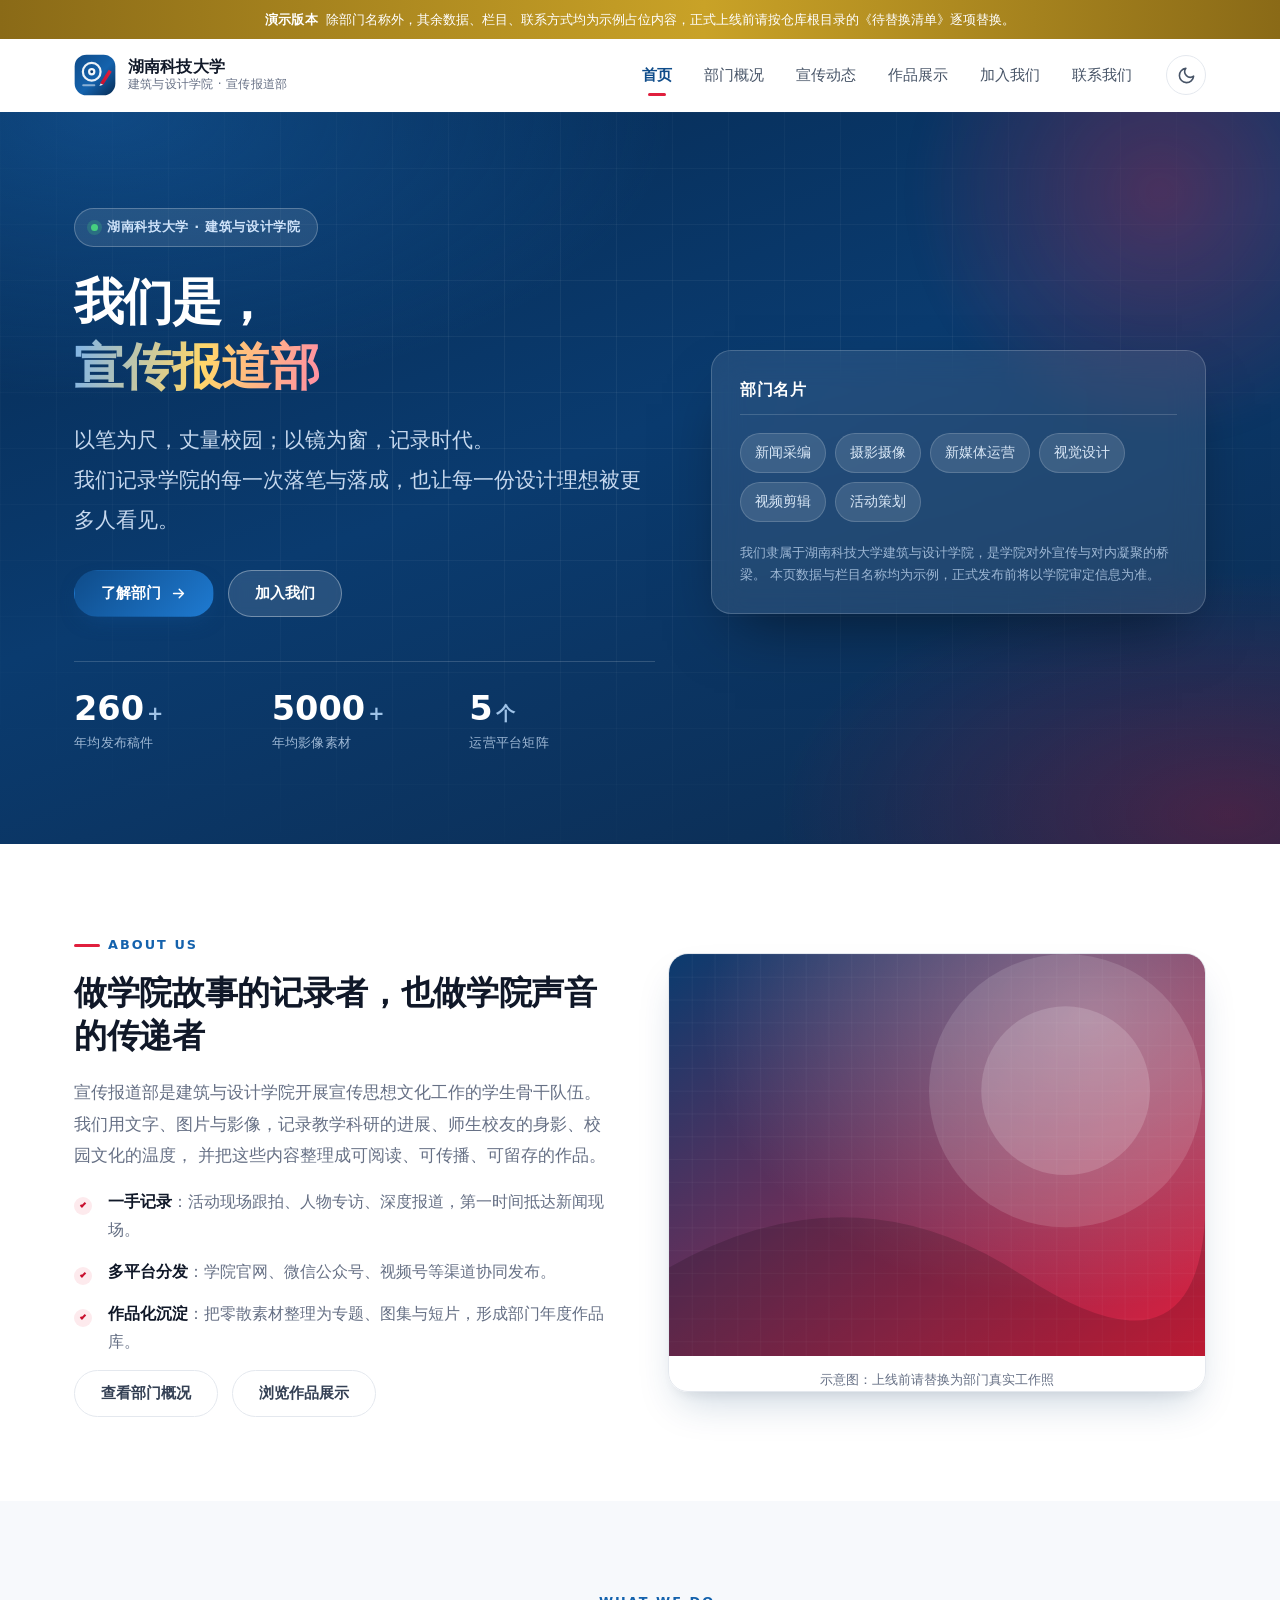
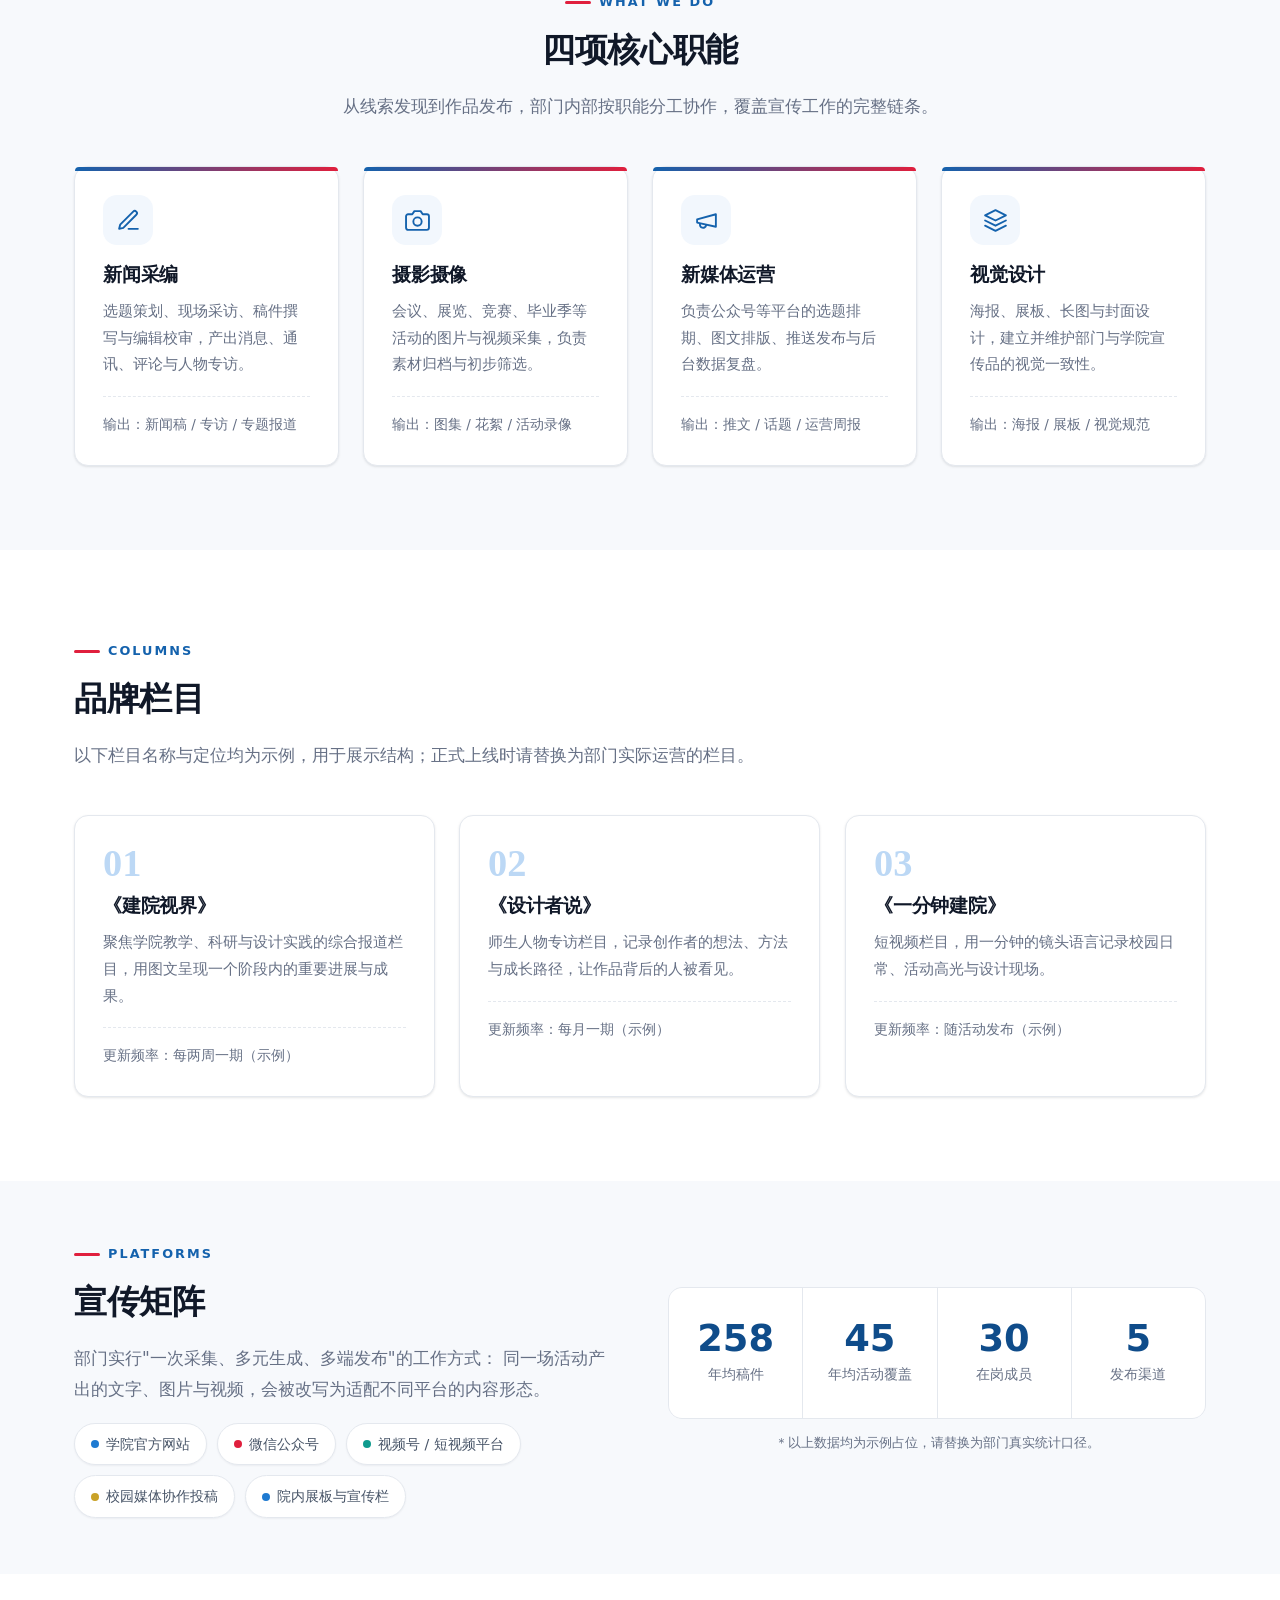
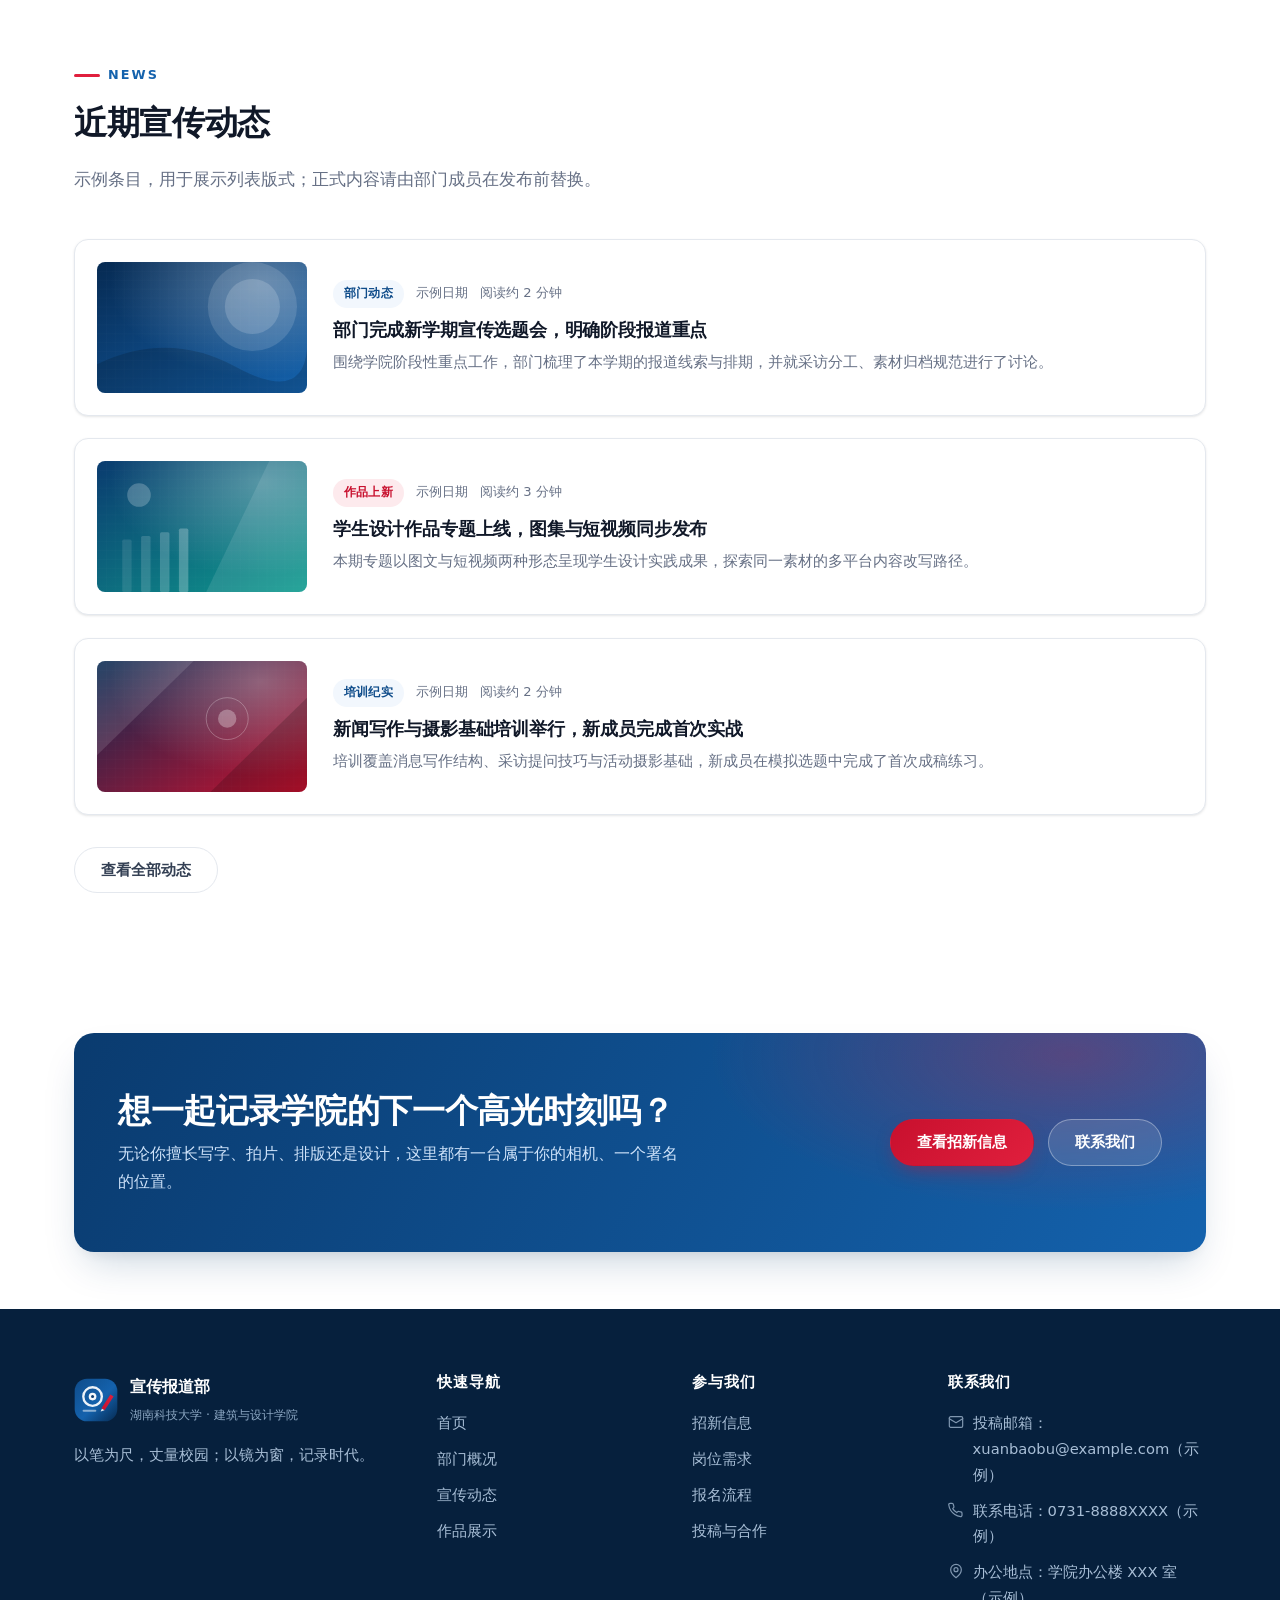
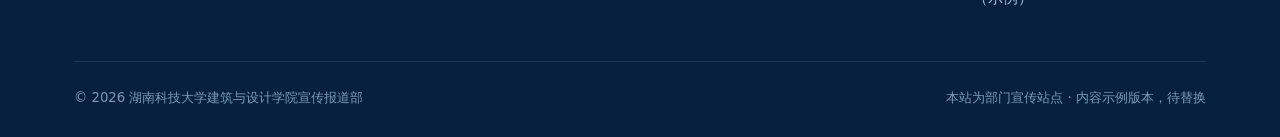
<file: index.html>
<!DOCTYPE html>
<html lang="zh-CN" data-theme="light">
<head>
<meta charset="UTF-8">
<meta name="viewport" content="width=device-width, initial-scale=1">
<title>宣传报道部 · 湖南科技大学建筑与设计学院</title>
<meta name="description" content="湖南科技大学建筑与设计学院宣传报道部官方宣传站点：部门概况、宣传动态、作品展示与招新信息。以笔为尺，丈量校园；以镜为窗，记录时代。">
<meta name="theme-color" content="#0a3b6f">
<link rel="icon" href="assets/img/favicon.svg" type="image/svg+xml">
<link rel="stylesheet" href="assets/css/style.css">
<script>
/* 避免主题闪烁：在首次绘制前应用已保存的主题 */
(function () {
  try {
    var t = localStorage.getItem("hnust-xb-theme");
    if (!t) {
      t = window.matchMedia && window.matchMedia("(prefers-color-scheme: dark)").matches ? "dark" : "light";
    }
    document.documentElement.setAttribute("data-theme", t);
  } catch (e) {}
})();
</script>
<!-- 社交分享（og:image 建议替换为本站绝对地址，见 README 待办） -->
<meta property="og:type" content="website">
<meta property="og:site_name" content="湖南科技大学建筑与设计学院宣传报道部">
<meta property="og:title" content="宣传报道部 · 湖南科技大学建筑与设计学院">
<meta property="og:description" content="以笔为尺，丈量校园；以镜为窗，记录时代。">
<meta property="og:image" content="assets/img/og-cover.png">
<meta name="twitter:card" content="summary_large_image">
</head>
<body>
<a class="skip-link" href="#main">跳到主要内容</a>

<!-- 【演示版提示条】正式上线前删除本段（各页面 body 开头同一段） -->
<div class="demo-banner">
  <div class="container">
    <strong>演示版本</strong>
    <span>除部门名称外，其余数据、栏目、联系方式均为示例占位内容，正式上线前请按仓库根目录的《待替换清单》逐项替换。</span>
  </div>
</div>

<header class="site-header" id="siteHeader">
  <div class="container header-inner">
    <a class="brand" href="index.html" aria-label="宣传报道部首页">
      <img class="brand-mark" src="assets/img/logo.svg" alt="" width="42" height="42">
      <span class="brand-text">
        <strong>湖南科技大学</strong>
        <small>建筑与设计学院 · 宣传报道部</small>
      </span>
    </a>
    <nav class="nav" id="primaryNav" aria-label="主导航">
      <a class="nav-link" href="index.html">首页</a>
      <a class="nav-link" href="about.html">部门概况</a>
      <a class="nav-link" href="news.html">宣传动态</a>
      <a class="nav-link" href="works.html">作品展示</a>
      <a class="nav-link" href="join.html">加入我们</a>
      <a class="nav-link" href="contact.html">联系我们</a>
    </nav>
    <div class="header-actions">
      <button class="icon-btn" id="themeToggle" type="button" aria-label="切换到深色主题" title="切换主题">
        <svg viewBox="0 0 24 24" fill="none" stroke="currentColor" stroke-width="2" stroke-linecap="round" stroke-linejoin="round" aria-hidden="true"><path d="M21 12.79A9 9 0 1 1 11.21 3 7 7 0 0 0 21 12.79z"/></svg>
      </button>
      <button class="menu-btn" id="menuBtn" type="button" aria-label="打开导航菜单" aria-expanded="false" aria-controls="primaryNav">
        <svg class="icon-menu" viewBox="0 0 24 24" fill="none" stroke="currentColor" stroke-width="2" stroke-linecap="round" aria-hidden="true"><path d="M3 6h18M3 12h18M3 18h18"/></svg>
        <svg class="icon-close" viewBox="0 0 24 24" fill="none" stroke="currentColor" stroke-width="2" stroke-linecap="round" aria-hidden="true"><path d="M18 6 6 18M6 6l12 12"/></svg>
      </button>
    </div>
  </div>
</header>

<main id="main">

  <!-- ============ Hero ============ -->
  <section class="hero">
    <div class="container hero-inner">
      <div>
        <span class="hero-badge"><span class="dot"></span>湖南科技大学 · 建筑与设计学院</span>
        <h1>我们是，<br><span class="grad">宣传报道部</span></h1>
        <p class="hero-tagline">
          以笔为尺，丈量校园；以镜为窗，记录时代。<br>
          我们记录学院的每一次落笔与落成，也让每一份设计理想被更多人看见。
        </p>
        <div class="btn-row">
          <a class="btn btn--primary" href="about.html">
            了解部门
            <svg viewBox="0 0 24 24" fill="none" stroke="currentColor" stroke-width="2" stroke-linecap="round" stroke-linejoin="round" aria-hidden="true"><path d="M5 12h14M13 6l6 6-6 6"/></svg>
          </a>
          <a class="btn btn--light" href="join.html">加入我们</a>
        </div>
        <div class="hero-stats">
          <div class="hero-stat">
            <span class="num" data-count="260">260<span class="unit">+</span></span>
            <span class="label">年均发布稿件</span>
          </div>
          <div class="hero-stat">
            <span class="num" data-count="5000">5000<span class="unit">+</span></span>
            <span class="label">年均影像素材</span>
          </div>
          <div class="hero-stat">
            <span class="num" data-count="5">5<span class="unit">个</span></span>
            <span class="label">运营平台矩阵</span>
          </div>
        </div>
      </div>

      <aside class="hero-card reveal">
        <h3>部门名片</h3>
        <ul class="pill-list">
          <li>新闻采编</li>
          <li>摄影摄像</li>
          <li>新媒体运营</li>
          <li>视觉设计</li>
          <li>视频剪辑</li>
          <li>活动策划</li>
        </ul>
        <p class="mini-note">
          我们隶属于湖南科技大学建筑与设计学院，是学院对外宣传与对内凝聚的桥梁。
          本页数据与栏目名称均为示例，正式发布前将以学院审定信息为准。
        </p>
      </aside>
    </div>
  </section>

  <!-- ============ 部门简介 ============ -->
  <section class="section">
    <div class="container split split--media-right">
      <div class="reveal">
        <span class="eyebrow">About Us</span>
        <h2>做学院故事的记录者，也做学院声音的传递者</h2>
        <p class="lead">
          宣传报道部是建筑与设计学院开展宣传思想文化工作的学生骨干队伍。
          我们用文字、图片与影像，记录教学科研的进展、师生校友的身影、校园文化的温度，
          并把这些内容整理成可阅读、可传播、可留存的作品。
        </p>
        <ul class="feature-list">
          <li><strong>一手记录</strong>：活动现场跟拍、人物专访、深度报道，第一时间抵达新闻现场。</li>
          <li><strong>多平台分发</strong>：学院官网、微信公众号、视频号等渠道协同发布。</li>
          <li><strong>作品化沉淀</strong>：把零散素材整理为专题、图集与短片，形成部门年度作品库。</li>
        </ul>
        <div class="btn-row">
          <a class="btn btn--ghost" href="about.html">查看部门概况</a>
          <a class="btn btn--ghost" href="works.html">浏览作品展示</a>
        </div>
      </div>
      <figure class="split__media reveal" style="margin:0">
        <img src="assets/img/cover-work-4.svg" alt="部门工作场景示意图" width="800" height="600">
        <figcaption class="figure-caption">示意图：上线前请替换为部门真实工作照</figcaption>
      </figure>
    </div>
  </section>

  <!-- ============ 核心职能 ============ -->
  <section class="section section--soft">
    <div class="container">
      <div class="section-head section-head--center reveal">
        <span class="eyebrow">What We Do</span>
        <h2>四项核心职能</h2>
        <p class="lead">从线索发现到作品发布，部门内部按职能分工协作，覆盖宣传工作的完整链条。</p>
      </div>

      <div class="grid grid--4">
        <article class="card card--accent reveal" data-delay="0">
          <span class="card__icon">
            <svg viewBox="0 0 24 24" fill="none" stroke="currentColor" stroke-width="1.8" stroke-linecap="round" stroke-linejoin="round" aria-hidden="true"><path d="M12 20h9"/><path d="M16.5 3.5a2.12 2.12 0 0 1 3 3L7 19l-4 1 1-4Z"/></svg>
          </span>
          <h3>新闻采编</h3>
          <p>选题策划、现场采访、稿件撰写与编辑校审，产出消息、通讯、评论与人物专访。</p>
          <div class="card__meta">输出：新闻稿 / 专访 / 专题报道</div>
        </article>

        <article class="card card--accent reveal" data-delay="80">
          <span class="card__icon">
            <svg viewBox="0 0 24 24" fill="none" stroke="currentColor" stroke-width="1.8" stroke-linecap="round" stroke-linejoin="round" aria-hidden="true"><path d="M23 19a2 2 0 0 1-2 2H3a2 2 0 0 1-2-2V8a2 2 0 0 1 2-2h4l2-3h6l2 3h4a2 2 0 0 1 2 2Z"/><circle cx="12" cy="13" r="4"/></svg>
          </span>
          <h3>摄影摄像</h3>
          <p>会议、展览、竞赛、毕业季等活动的图片与视频采集，负责素材归档与初步筛选。</p>
          <div class="card__meta">输出：图集 / 花絮 / 活动录像</div>
        </article>

        <article class="card card--accent reveal" data-delay="160">
          <span class="card__icon">
            <svg viewBox="0 0 24 24" fill="none" stroke="currentColor" stroke-width="1.8" stroke-linecap="round" stroke-linejoin="round" aria-hidden="true"><path d="m3 11 18-5v12L3 14v-3z"/><path d="M11.6 16.8a3 3 0 1 1-5.8-1.6"/></svg>
          </span>
          <h3>新媒体运营</h3>
          <p>负责公众号等平台的选题排期、图文排版、推送发布与后台数据复盘。</p>
          <div class="card__meta">输出：推文 / 话题 / 运营周报</div>
        </article>

        <article class="card card--accent reveal" data-delay="240">
          <span class="card__icon">
            <svg viewBox="0 0 24 24" fill="none" stroke="currentColor" stroke-width="1.8" stroke-linecap="round" stroke-linejoin="round" aria-hidden="true"><path d="M12 2 2 7l10 5 10-5-10-5Z"/><path d="m2 17 10 5 10-5"/><path d="m2 12 10 5 10-5"/></svg>
          </span>
          <h3>视觉设计</h3>
          <p>海报、展板、长图与封面设计，建立并维护部门与学院宣传品的视觉一致性。</p>
          <div class="card__meta">输出：海报 / 展板 / 视觉规范</div>
        </article>
      </div>
    </div>
  </section>

  <!-- ============ 品牌栏目 ============ -->
  <section class="section">
    <div class="container">
      <div class="section-head reveal">
        <span class="eyebrow">Columns</span>
        <h2>品牌栏目</h2>
        <p class="lead">以下栏目名称与定位均为示例，用于展示结构；正式上线时请替换为部门实际运营的栏目。</p>
      </div>

      <div class="grid grid--3">
        <article class="card card--numbered reveal" data-delay="0">
          <div class="card__num">01</div>
          <h3>《建院视界》</h3>
          <p>聚焦学院教学、科研与设计实践的综合报道栏目，用图文呈现一个阶段内的重要进展与成果。</p>
          <div class="card__meta">更新频率：每两周一期（示例）</div>
        </article>

        <article class="card card--numbered reveal" data-delay="80">
          <div class="card__num">02</div>
          <h3>《设计者说》</h3>
          <p>师生人物专访栏目，记录创作者的想法、方法与成长路径，让作品背后的人被看见。</p>
          <div class="card__meta">更新频率：每月一期（示例）</div>
        </article>

        <article class="card card--numbered reveal" data-delay="160">
          <div class="card__num">03</div>
          <h3>《一分钟建院》</h3>
          <p>短视频栏目，用一分钟的镜头语言记录校园日常、活动高光与设计现场。</p>
          <div class="card__meta">更新频率：随活动发布（示例）</div>
        </article>
      </div>
    </div>
  </section>

  <!-- ============ 宣传矩阵 ============ -->
  <section class="section section--soft section--tight">
    <div class="container">
      <div class="split">
        <div class="reveal">
          <span class="eyebrow">Platforms</span>
          <h2>宣传矩阵</h2>
          <p class="lead">
            部门实行"一次采集、多元生成、多端发布"的工作方式：
            同一场活动产出的文字、图片与视频，会被改写为适配不同平台的内容形态。
          </p>
          <div class="tag-row">
            <span class="tag"><span class="tag__dot"></span>学院官方网站</span>
            <span class="tag"><span class="tag__dot tag__dot--accent"></span>微信公众号</span>
            <span class="tag"><span class="tag__dot tag__dot--teal"></span>视频号 / 短视频平台</span>
            <span class="tag"><span class="tag__dot tag__dot--gold"></span>校园媒体协作投稿</span>
            <span class="tag"><span class="tag__dot"></span>院内展板与宣传栏</span>
          </div>
        </div>
        <div class="reveal">
          <div class="stat-band">
            <div class="stat-cell"><span class="num" data-count="260">260</span><span class="label">年均稿件</span></div>
            <div class="stat-cell"><span class="num" data-count="45">45</span><span class="label">年均活动覆盖</span></div>
            <div class="stat-cell"><span class="num" data-count="30">30</span><span class="label">在岗成员</span></div>
            <div class="stat-cell"><span class="num" data-count="5">5</span><span class="label">发布渠道</span></div>
          </div>
          <p class="figure-caption">＊以上数据均为示例占位，请替换为部门真实统计口径。</p>
        </div>
      </div>
    </div>
  </section>

  <!-- ============ 近期动态 ============ -->
  <section class="section">
    <div class="container">
      <div class="section-head reveal">
        <span class="eyebrow">News</span>
        <h2>近期宣传动态</h2>
        <p class="lead">示例条目，用于展示列表版式；正式内容请由部门成员在发布前替换。</p>
      </div>

      <div class="news-list">
        <article class="news-item reveal">
          <div class="news-item__thumb">
            <img src="assets/img/cover-news-1.svg" alt="示例配图" width="800" height="500" loading="lazy">
          </div>
          <div class="news-item__body">
            <div class="news-item__meta">
              <span class="chip">部门动态</span>
              <span>示例日期</span>
              <span>阅读约 2 分钟</span>
            </div>
            <h3>部门完成新学期宣传选题会，明确阶段报道重点</h3>
            <p>围绕学院阶段性重点工作，部门梳理了本学期的报道线索与排期，并就采访分工、素材归档规范进行了讨论。</p>
          </div>
        </article>

        <article class="news-item reveal" data-delay="80">
          <div class="news-item__thumb">
            <img src="assets/img/cover-news-2.svg" alt="示例配图" width="800" height="500" loading="lazy">
          </div>
          <div class="news-item__body">
            <div class="news-item__meta">
              <span class="chip chip--accent">作品上新</span>
              <span>示例日期</span>
              <span>阅读约 3 分钟</span>
            </div>
            <h3>学生设计作品专题上线，图集与短视频同步发布</h3>
            <p>本期专题以图文与短视频两种形态呈现学生设计实践成果，探索同一素材的多平台内容改写路径。</p>
          </div>
        </article>

        <article class="news-item reveal" data-delay="160">
          <div class="news-item__thumb">
            <img src="assets/img/cover-news-3.svg" alt="示例配图" width="800" height="500" loading="lazy">
          </div>
          <div class="news-item__body">
            <div class="news-item__meta">
              <span class="chip">培训纪实</span>
              <span>示例日期</span>
              <span>阅读约 2 分钟</span>
            </div>
            <h3>新闻写作与摄影基础培训举行，新成员完成首次实战</h3>
            <p>培训覆盖消息写作结构、采访提问技巧与活动摄影基础，新成员在模拟选题中完成了首次成稿练习。</p>
          </div>
        </article>
      </div>

      <div class="btn-row" style="margin-top:32px">
        <a class="btn btn--ghost" href="news.html">查看全部动态</a>
      </div>
    </div>
  </section>

  <!-- ============ 招新 CTA ============ -->
  <section class="section section--tight">
    <div class="container">
      <div class="cta-band reveal">
        <div>
          <h2>想一起记录学院的下一个高光时刻吗？</h2>
          <p>无论你擅长写字、拍片、排版还是设计，这里都有一台属于你的相机、一个署名的位置。</p>
        </div>
        <div class="btn-row">
          <a class="btn btn--accent" href="join.html">查看招新信息</a>
          <a class="btn btn--light" href="contact.html">联系我们</a>
        </div>
      </div>
    </div>
  </section>

</main>

<footer class="site-footer">
  <div class="container">
    <div class="footer-grid">
      <div>
        <div class="footer-brand">
          <img src="assets/img/logo.svg" alt="" width="44" height="44">
          <span>
            <strong>宣传报道部</strong>
            <small>湖南科技大学 · 建筑与设计学院</small>
          </span>
        </div>
        <p>以笔为尺，丈量校园；以镜为窗，记录时代。</p>
      </div>

      <div>
        <h3>快速导航</h3>
        <ul class="footer-links">
          <li><a href="index.html">首页</a></li>
          <li><a href="about.html">部门概况</a></li>
          <li><a href="news.html">宣传动态</a></li>
          <li><a href="works.html">作品展示</a></li>
        </ul>
      </div>

      <div>
        <h3>参与我们</h3>
        <ul class="footer-links">
          <li><a href="join.html">招新信息</a></li>
          <li><a href="join.html#positions">岗位需求</a></li>
          <li><a href="join.html#flow">报名流程</a></li>
          <li><a href="contact.html">投稿与合作</a></li>
        </ul>
      </div>

      <div>
        <h3>联系我们</h3>
        <ul class="footer-contact">
          <li>
            <svg viewBox="0 0 24 24" fill="none" stroke="currentColor" stroke-width="1.8" stroke-linecap="round" stroke-linejoin="round" aria-hidden="true"><rect x="2" y="4" width="20" height="16" rx="2"/><path d="m2 7 10 6 10-6"/></svg>
            <span>投稿邮箱：xuanbaobu@example.com（示例）</span>
          </li>
          <li>
            <svg viewBox="0 0 24 24" fill="none" stroke="currentColor" stroke-width="1.8" stroke-linecap="round" stroke-linejoin="round" aria-hidden="true"><path d="M21 16.9v3a2 2 0 0 1-2.2 2 19.8 19.8 0 0 1-8.6-3.1 19.5 19.5 0 0 1-6-6A19.8 19.8 0 0 1 1.1 4.2 2 2 0 0 1 3.1 2h3a2 2 0 0 1 2 1.7c.1 1 .4 2 .7 2.9a2 2 0 0 1-.5 2.1L7.1 9.9a16 16 0 0 0 6 6l1.2-1.2a2 2 0 0 1 2.1-.5c.9.3 1.9.6 2.9.7a2 2 0 0 1 1.7 2Z"/></svg>
            <span>联系电话：0731-8888XXXX（示例）</span>
          </li>
          <li>
            <svg viewBox="0 0 24 24" fill="none" stroke="currentColor" stroke-width="1.8" stroke-linecap="round" stroke-linejoin="round" aria-hidden="true"><path d="M20 10c0 6-8 12-8 12S4 16 4 10a8 8 0 0 1 16 0Z"/><circle cx="12" cy="10" r="3"/></svg>
            <span>办公地点：学院办公楼 XXX 室（示例）</span>
          </li>
        </ul>
      </div>
    </div>

    <div class="footer-bottom">
      <p>© <span data-year>2025</span> 湖南科技大学建筑与设计学院宣传报道部</p>
      <p>本站为部门宣传站点 · 内容示例版本，待替换</p>
    </div>
  </div>
</footer>

<button class="to-top" id="toTop" type="button" aria-label="返回页面顶部">
  <svg viewBox="0 0 24 24" fill="none" stroke="currentColor" stroke-width="2.2" stroke-linecap="round" stroke-linejoin="round" aria-hidden="true"><path d="M12 19V5M5 12l7-7 7 7"/></svg>
</button>

<script src="assets/js/main.js" defer></script>
</body>
</html>
</file>
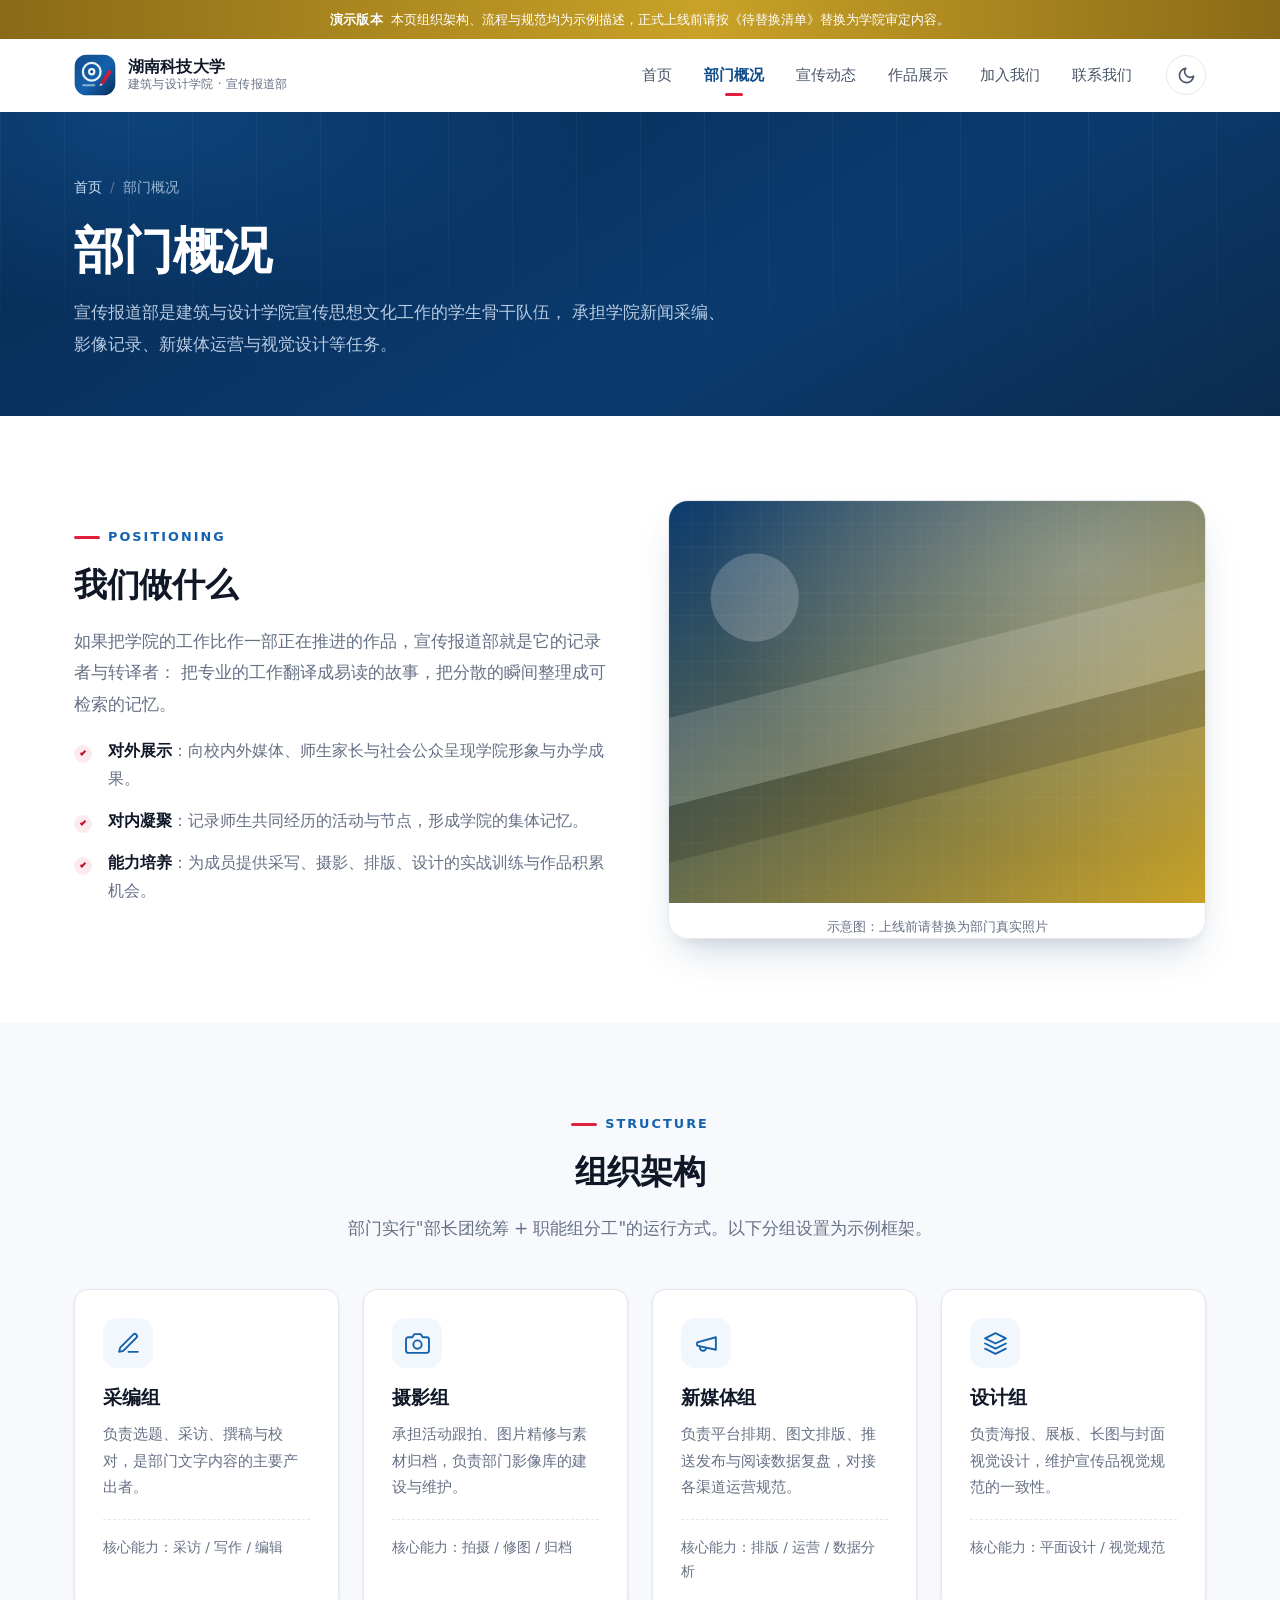
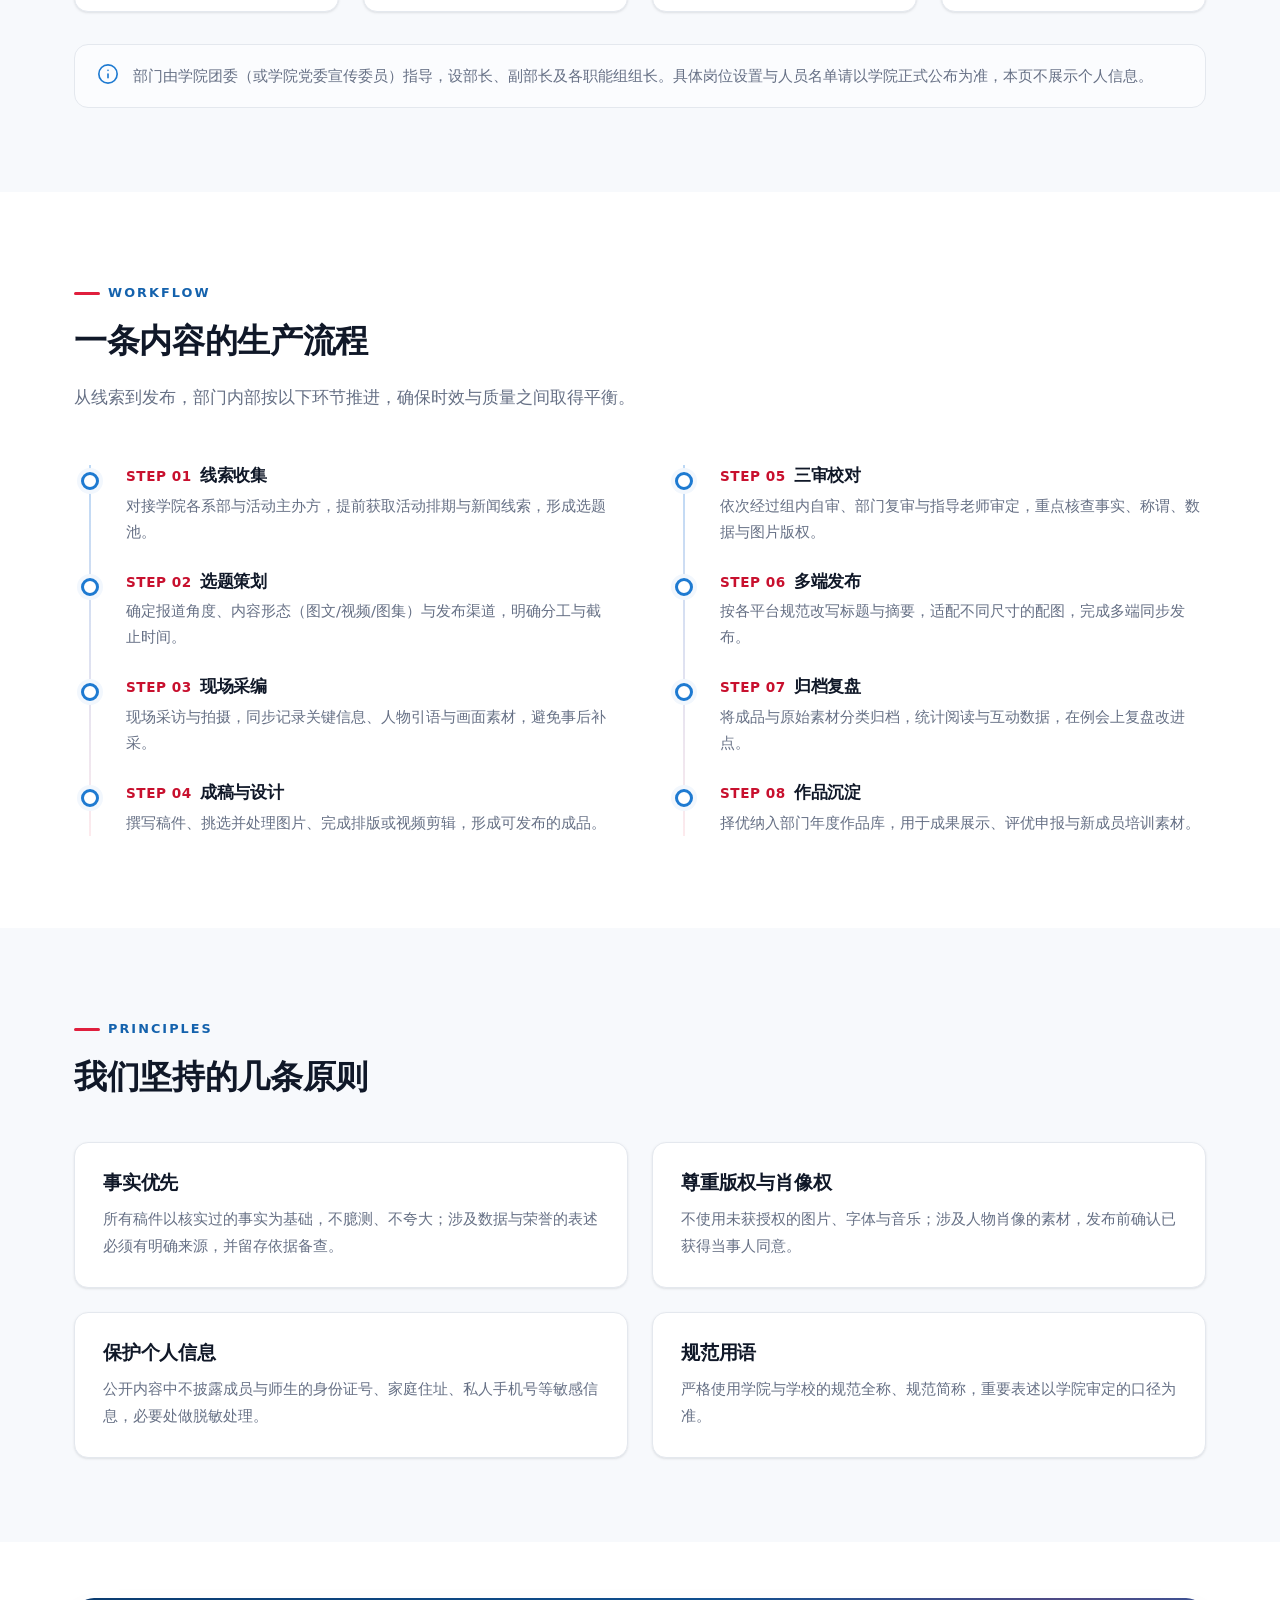
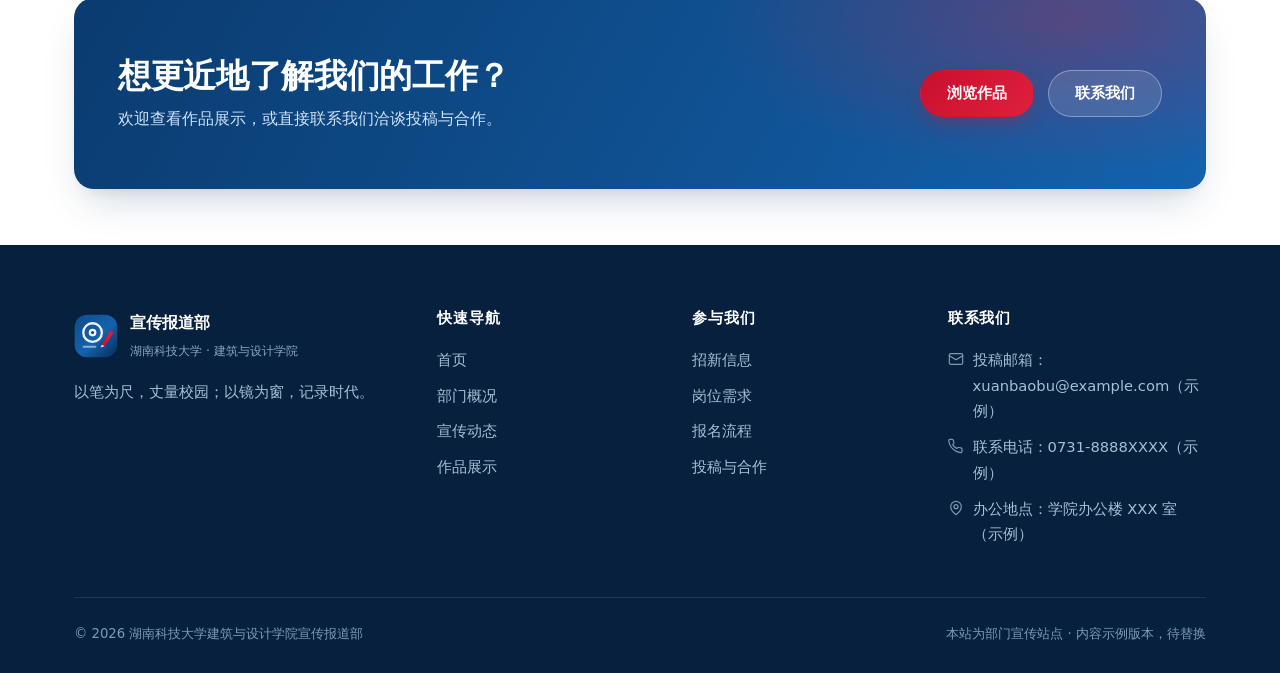
<file: about.html>
<!DOCTYPE html>
<html lang="zh-CN" data-theme="light">
<head>
<meta charset="UTF-8">
<meta name="viewport" content="width=device-width, initial-scale=1">
<title>部门概况 · 宣传报道部 · 湖南科技大学建筑与设计学院</title>
<meta name="description" content="湖南科技大学建筑与设计学院宣传报道部概况：部门定位、组织架构、工作流程与工作规范。">
<meta name="theme-color" content="#0a3b6f">
<link rel="icon" href="assets/img/favicon.svg" type="image/svg+xml">
<link rel="stylesheet" href="assets/css/style.css">
<script>
(function () {
  try {
    var t = localStorage.getItem("hnust-xb-theme");
    if (!t) {
      t = window.matchMedia && window.matchMedia("(prefers-color-scheme: dark)").matches ? "dark" : "light";
    }
    document.documentElement.setAttribute("data-theme", t);
  } catch (e) {}
})();
</script>
</head>
<body>
<a class="skip-link" href="#main">跳到主要内容</a>

<!-- 【演示版提示条】正式上线前删除本段 -->
<div class="demo-banner">
  <div class="container">
    <strong>演示版本</strong>
    <span>本页组织架构、流程与规范均为示例描述，正式上线前请按《待替换清单》替换为学院审定内容。</span>
  </div>
</div>

<header class="site-header" id="siteHeader">
  <div class="container header-inner">
    <a class="brand" href="index.html" aria-label="宣传报道部首页">
      <img class="brand-mark" src="assets/img/logo.svg" alt="" width="42" height="42">
      <span class="brand-text">
        <strong>湖南科技大学</strong>
        <small>建筑与设计学院 · 宣传报道部</small>
      </span>
    </a>
    <nav class="nav" id="primaryNav" aria-label="主导航">
      <a class="nav-link" href="index.html">首页</a>
      <a class="nav-link" href="about.html">部门概况</a>
      <a class="nav-link" href="news.html">宣传动态</a>
      <a class="nav-link" href="works.html">作品展示</a>
      <a class="nav-link" href="join.html">加入我们</a>
      <a class="nav-link" href="contact.html">联系我们</a>
    </nav>
    <div class="header-actions">
      <button class="icon-btn" id="themeToggle" type="button" aria-label="切换到深色主题" title="切换主题">
        <svg viewBox="0 0 24 24" fill="none" stroke="currentColor" stroke-width="2" stroke-linecap="round" stroke-linejoin="round" aria-hidden="true"><path d="M21 12.79A9 9 0 1 1 11.21 3 7 7 0 0 0 21 12.79z"/></svg>
      </button>
      <button class="menu-btn" id="menuBtn" type="button" aria-label="打开导航菜单" aria-expanded="false" aria-controls="primaryNav">
        <svg class="icon-menu" viewBox="0 0 24 24" fill="none" stroke="currentColor" stroke-width="2" stroke-linecap="round" aria-hidden="true"><path d="M3 6h18M3 12h18M3 18h18"/></svg>
        <svg class="icon-close" viewBox="0 0 24 24" fill="none" stroke="currentColor" stroke-width="2" stroke-linecap="round" aria-hidden="true"><path d="M18 6 6 18M6 6l12 12"/></svg>
      </button>
    </div>
  </div>
</header>

<main id="main">

  <section class="page-hero">
    <div class="container">
      <nav class="breadcrumb" aria-label="面包屑">
        <a href="index.html">首页</a>
        <span class="sep">/</span>
        <span>部门概况</span>
      </nav>
      <h1>部门概况</h1>
      <p class="lead">
        宣传报道部是建筑与设计学院宣传思想文化工作的学生骨干队伍，
        承担学院新闻采编、影像记录、新媒体运营与视觉设计等任务。
      </p>
    </div>
  </section>

  <!-- 部门定位 -->
  <section class="section">
    <div class="container split">
      <div class="reveal">
        <span class="eyebrow">Positioning</span>
        <h2>我们做什么</h2>
        <p class="lead">
          如果把学院的工作比作一部正在推进的作品，宣传报道部就是它的记录者与转译者：
          把专业的工作翻译成易读的故事，把分散的瞬间整理成可检索的记忆。
        </p>
        <ul class="feature-list">
          <li><strong>对外展示</strong>：向校内外媒体、师生家长与社会公众呈现学院形象与办学成果。</li>
          <li><strong>对内凝聚</strong>：记录师生共同经历的活动与节点，形成学院的集体记忆。</li>
          <li><strong>能力培养</strong>：为成员提供采写、摄影、排版、设计的实战训练与作品积累机会。</li>
        </ul>
      </div>
      <figure class="split__media reveal" style="margin:0">
        <img src="assets/img/cover-work-2.svg" alt="部门工作示意图" width="800" height="600">
        <figcaption class="figure-caption">示意图：上线前请替换为部门真实照片</figcaption>
      </figure>
    </div>
  </section>

  <!-- 组织架构 -->
  <section class="section section--soft">
    <div class="container">
      <div class="section-head section-head--center reveal">
        <span class="eyebrow">Structure</span>
        <h2>组织架构</h2>
        <p class="lead">部门实行"部长团统筹 + 职能组分工"的运行方式。以下分组设置为示例框架。</p>
      </div>

      <div class="grid grid--4">
        <article class="card reveal">
          <span class="card__icon">
            <svg viewBox="0 0 24 24" fill="none" stroke="currentColor" stroke-width="1.8" stroke-linecap="round" stroke-linejoin="round" aria-hidden="true"><path d="M12 20h9"/><path d="M16.5 3.5a2.12 2.12 0 0 1 3 3L7 19l-4 1 1-4Z"/></svg>
          </span>
          <h3>采编组</h3>
          <p>负责选题、采访、撰稿与校对，是部门文字内容的主要产出者。</p>
          <div class="card__meta">核心能力：采访 / 写作 / 编辑</div>
        </article>

        <article class="card reveal" data-delay="60">
          <span class="card__icon">
            <svg viewBox="0 0 24 24" fill="none" stroke="currentColor" stroke-width="1.8" stroke-linecap="round" stroke-linejoin="round" aria-hidden="true"><path d="M23 19a2 2 0 0 1-2 2H3a2 2 0 0 1-2-2V8a2 2 0 0 1 2-2h4l2-3h6l2 3h4a2 2 0 0 1 2 2Z"/><circle cx="12" cy="13" r="4"/></svg>
          </span>
          <h3>摄影组</h3>
          <p>承担活动跟拍、图片精修与素材归档，负责部门影像库的建设与维护。</p>
          <div class="card__meta">核心能力：拍摄 / 修图 / 归档</div>
        </article>

        <article class="card reveal" data-delay="120">
          <span class="card__icon">
            <svg viewBox="0 0 24 24" fill="none" stroke="currentColor" stroke-width="1.8" stroke-linecap="round" stroke-linejoin="round" aria-hidden="true"><path d="m3 11 18-5v12L3 14v-3z"/><path d="M11.6 16.8a3 3 0 1 1-5.8-1.6"/></svg>
          </span>
          <h3>新媒体组</h3>
          <p>负责平台排期、图文排版、推送发布与阅读数据复盘，对接各渠道运营规范。</p>
          <div class="card__meta">核心能力：排版 / 运营 / 数据分析</div>
        </article>

        <article class="card reveal" data-delay="180">
          <span class="card__icon">
            <svg viewBox="0 0 24 24" fill="none" stroke="currentColor" stroke-width="1.8" stroke-linecap="round" stroke-linejoin="round" aria-hidden="true"><path d="M12 2 2 7l10 5 10-5-10-5Z"/><path d="m2 17 10 5 10-5"/><path d="m2 12 10 5 10-5"/></svg>
          </span>
          <h3>设计组</h3>
          <p>负责海报、展板、长图与封面视觉设计，维护宣传品视觉规范的一致性。</p>
          <div class="card__meta">核心能力：平面设计 / 视觉规范</div>
        </article>
      </div>

      <div class="notice" style="margin-top:32px">
        <svg class="notice__icon" viewBox="0 0 24 24" fill="none" stroke="currentColor" stroke-width="1.8" stroke-linecap="round" stroke-linejoin="round" aria-hidden="true"><circle cx="12" cy="12" r="10"/><path d="M12 16v-4M12 8h.01"/></svg>
        <p>部门由学院团委（或学院党委宣传委员）指导，设部长、副部长及各职能组组长。具体岗位设置与人员名单请以学院正式公布为准，本页不展示个人信息。</p>
      </div>
    </div>
  </section>

  <!-- 工作流程 -->
  <section class="section">
    <div class="container">
      <div class="section-head reveal">
        <span class="eyebrow">Workflow</span>
        <h2>一条内容的生产流程</h2>
        <p class="lead">从线索到发布，部门内部按以下环节推进，确保时效与质量之间取得平衡。</p>
      </div>

      <div class="split">
        <ol class="timeline reveal">
          <li>
            <h3><span class="step-index">STEP 01</span>线索收集</h3>
            <p>对接学院各系部与活动主办方，提前获取活动排期与新闻线索，形成选题池。</p>
          </li>
          <li>
            <h3><span class="step-index">STEP 02</span>选题策划</h3>
            <p>确定报道角度、内容形态（图文/视频/图集）与发布渠道，明确分工与截止时间。</p>
          </li>
          <li>
            <h3><span class="step-index">STEP 03</span>现场采编</h3>
            <p>现场采访与拍摄，同步记录关键信息、人物引语与画面素材，避免事后补采。</p>
          </li>
          <li>
            <h3><span class="step-index">STEP 04</span>成稿与设计</h3>
            <p>撰写稿件、挑选并处理图片、完成排版或视频剪辑，形成可发布的成品。</p>
          </li>
        </ol>

        <ol class="timeline reveal" start="5">
          <li>
            <h3><span class="step-index">STEP 05</span>三审校对</h3>
            <p>依次经过组内自审、部门复审与指导老师审定，重点核查事实、称谓、数据与图片版权。</p>
          </li>
          <li>
            <h3><span class="step-index">STEP 06</span>多端发布</h3>
            <p>按各平台规范改写标题与摘要，适配不同尺寸的配图，完成多端同步发布。</p>
          </li>
          <li>
            <h3><span class="step-index">STEP 07</span>归档复盘</h3>
            <p>将成品与原始素材分类归档，统计阅读与互动数据，在例会上复盘改进点。</p>
          </li>
          <li>
            <h3><span class="step-index">STEP 08</span>作品沉淀</h3>
            <p>择优纳入部门年度作品库，用于成果展示、评优申报与新成员培训素材。</p>
          </li>
        </ol>
      </div>
    </div>
  </section>

  <!-- 工作规范 -->
  <section class="section section--soft">
    <div class="container">
      <div class="section-head reveal">
        <span class="eyebrow">Principles</span>
        <h2>我们坚持的几条原则</h2>
      </div>
      <div class="grid grid--2">
        <article class="card reveal">
          <h3>事实优先</h3>
          <p>所有稿件以核实过的事实为基础，不臆测、不夸大；涉及数据与荣誉的表述必须有明确来源，并留存依据备查。</p>
        </article>
        <article class="card reveal" data-delay="60">
          <h3>尊重版权与肖像权</h3>
          <p>不使用未获授权的图片、字体与音乐；涉及人物肖像的素材，发布前确认已获得当事人同意。</p>
        </article>
        <article class="card reveal" data-delay="120">
          <h3>保护个人信息</h3>
          <p>公开内容中不披露成员与师生的身份证号、家庭住址、私人手机号等敏感信息，必要处做脱敏处理。</p>
        </article>
        <article class="card reveal" data-delay="180">
          <h3>规范用语</h3>
          <p>严格使用学院与学校的规范全称、规范简称，重要表述以学院审定的口径为准。</p>
        </article>
      </div>
    </div>
  </section>

  <section class="section section--tight">
    <div class="container">
      <div class="cta-band reveal">
        <div>
          <h2>想更近地了解我们的工作？</h2>
          <p>欢迎查看作品展示，或直接联系我们洽谈投稿与合作。</p>
        </div>
        <div class="btn-row">
          <a class="btn btn--accent" href="works.html">浏览作品</a>
          <a class="btn btn--light" href="contact.html">联系我们</a>
        </div>
      </div>
    </div>
  </section>

</main>

<footer class="site-footer">
  <div class="container">
    <div class="footer-grid">
      <div>
        <div class="footer-brand">
          <img src="assets/img/logo.svg" alt="" width="44" height="44">
          <span>
            <strong>宣传报道部</strong>
            <small>湖南科技大学 · 建筑与设计学院</small>
          </span>
        </div>
        <p>以笔为尺，丈量校园；以镜为窗，记录时代。</p>
      </div>
      <div>
        <h3>快速导航</h3>
        <ul class="footer-links">
          <li><a href="index.html">首页</a></li>
          <li><a href="about.html">部门概况</a></li>
          <li><a href="news.html">宣传动态</a></li>
          <li><a href="works.html">作品展示</a></li>
        </ul>
      </div>
      <div>
        <h3>参与我们</h3>
        <ul class="footer-links">
          <li><a href="join.html">招新信息</a></li>
          <li><a href="join.html#positions">岗位需求</a></li>
          <li><a href="join.html#flow">报名流程</a></li>
          <li><a href="contact.html">投稿与合作</a></li>
        </ul>
      </div>
      <div>
        <h3>联系我们</h3>
        <ul class="footer-contact">
          <li>
            <svg viewBox="0 0 24 24" fill="none" stroke="currentColor" stroke-width="1.8" stroke-linecap="round" stroke-linejoin="round" aria-hidden="true"><rect x="2" y="4" width="20" height="16" rx="2"/><path d="m2 7 10 6 10-6"/></svg>
            <span>投稿邮箱：xuanbaobu@example.com（示例）</span>
          </li>
          <li>
            <svg viewBox="0 0 24 24" fill="none" stroke="currentColor" stroke-width="1.8" stroke-linecap="round" stroke-linejoin="round" aria-hidden="true"><path d="M21 16.9v3a2 2 0 0 1-2.2 2 19.8 19.8 0 0 1-8.6-3.1 19.5 19.5 0 0 1-6-6A19.8 19.8 0 0 1 1.1 4.2 2 2 0 0 1 3.1 2h3a2 2 0 0 1 2 1.7c.1 1 .4 2 .7 2.9a2 2 0 0 1-.5 2.1L7.1 9.9a16 16 0 0 0 6 6l1.2-1.2a2 2 0 0 1 2.1-.5c.9.3 1.9.6 2.9.7a2 2 0 0 1 1.7 2Z"/></svg>
            <span>联系电话：0731-8888XXXX（示例）</span>
          </li>
          <li>
            <svg viewBox="0 0 24 24" fill="none" stroke="currentColor" stroke-width="1.8" stroke-linecap="round" stroke-linejoin="round" aria-hidden="true"><path d="M20 10c0 6-8 12-8 12S4 16 4 10a8 8 0 0 1 16 0Z"/><circle cx="12" cy="10" r="3"/></svg>
            <span>办公地点：学院办公楼 XXX 室（示例）</span>
          </li>
        </ul>
      </div>
    </div>
    <div class="footer-bottom">
      <p>© <span data-year>2025</span> 湖南科技大学建筑与设计学院宣传报道部</p>
      <p>本站为部门宣传站点 · 内容示例版本，待替换</p>
    </div>
  </div>
</footer>

<button class="to-top" id="toTop" type="button" aria-label="返回页面顶部">
  <svg viewBox="0 0 24 24" fill="none" stroke="currentColor" stroke-width="2.2" stroke-linecap="round" stroke-linejoin="round" aria-hidden="true"><path d="M12 19V5M5 12l7-7 7 7"/></svg>
</button>

<script src="assets/js/main.js" defer></script>
</body>
</html>
</file>
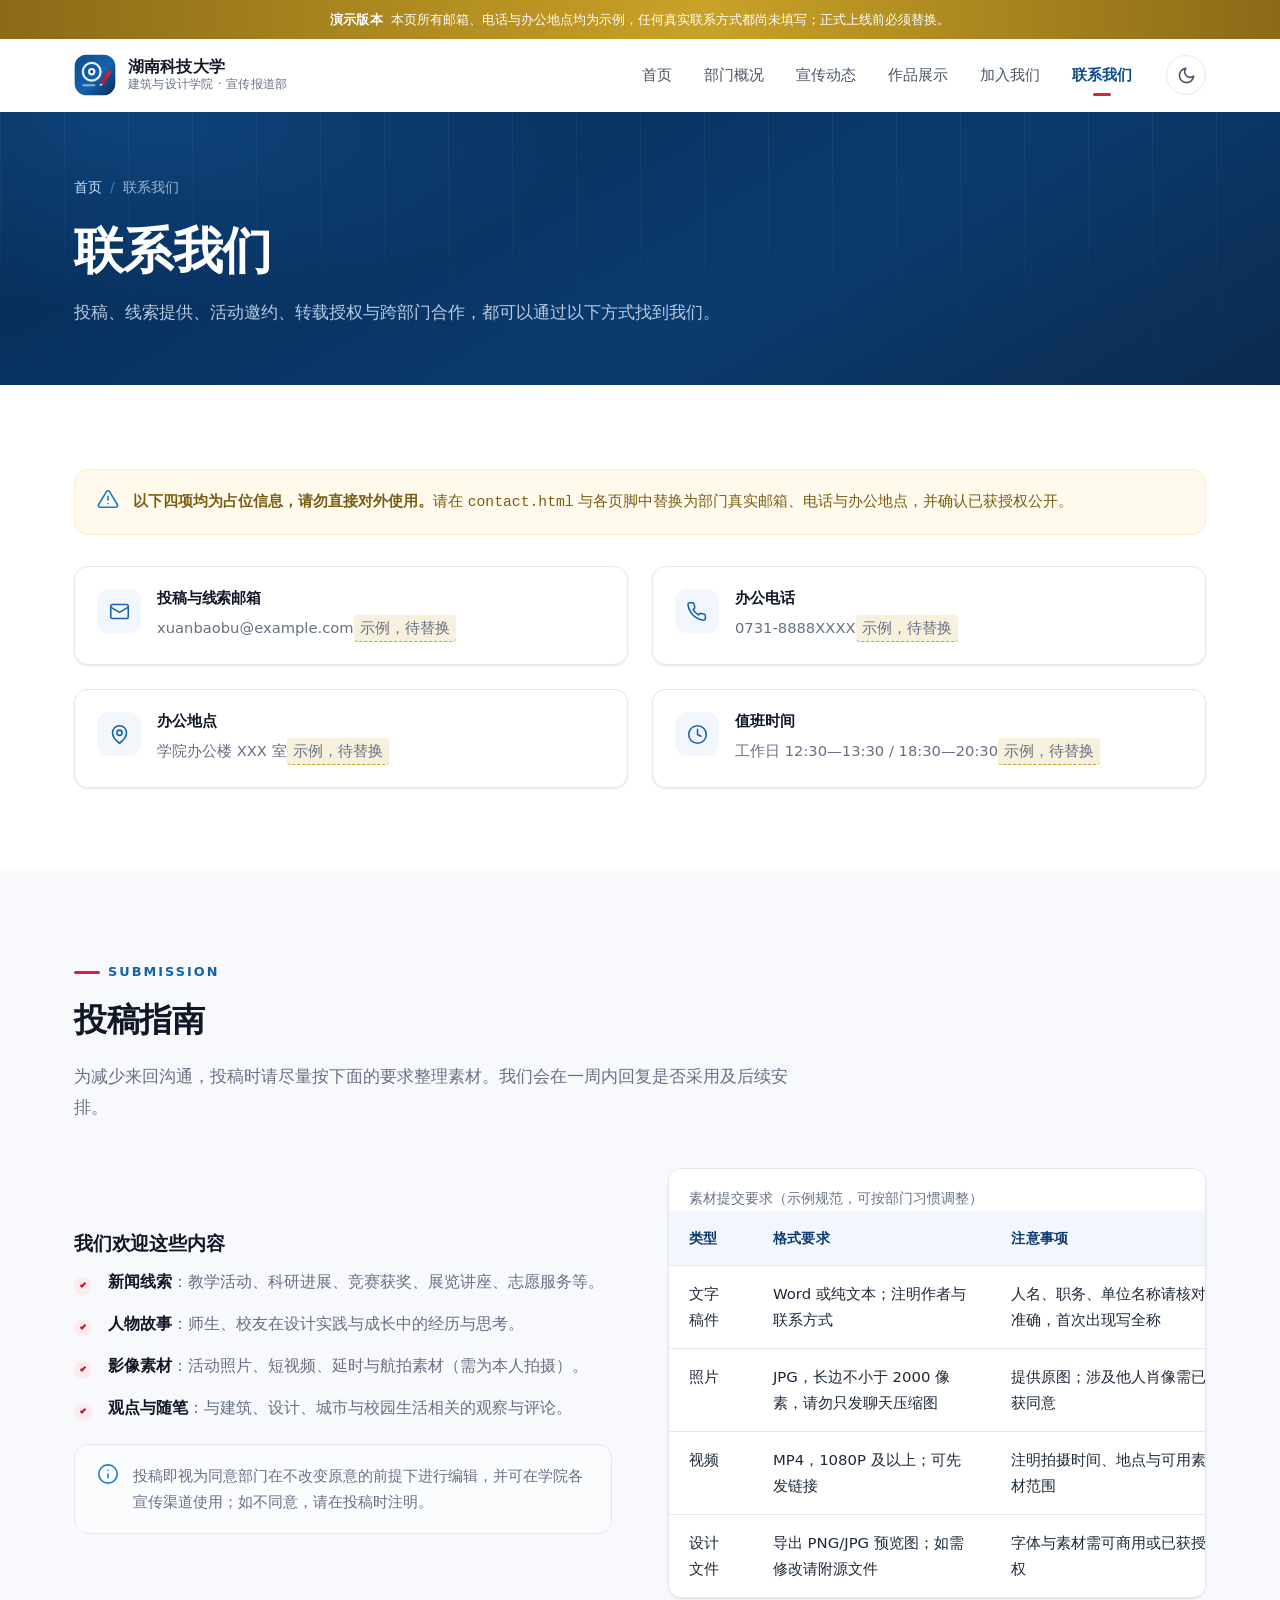
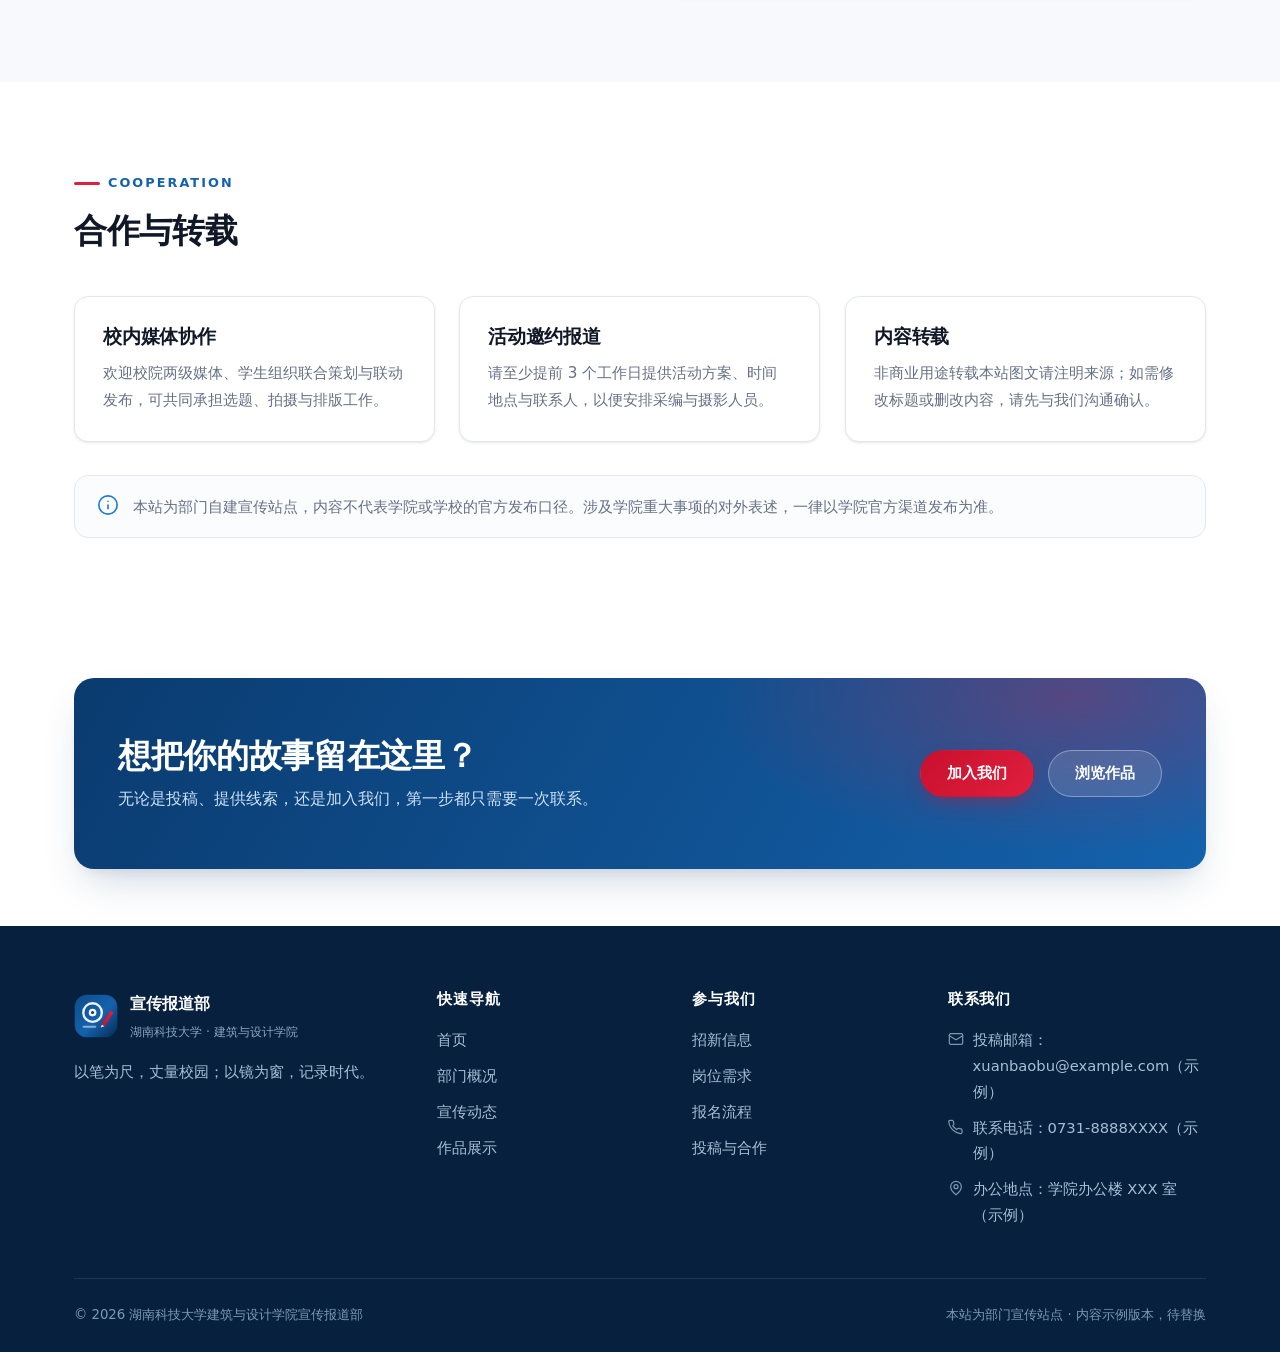
<file: contact.html>
<!DOCTYPE html>
<html lang="zh-CN" data-theme="light">
<head>
<meta charset="UTF-8">
<meta name="viewport" content="width=device-width, initial-scale=1">
<title>联系我们 · 宣传报道部 · 湖南科技大学建筑与设计学院</title>
<meta name="description" content="湖南科技大学建筑与设计学院宣传报道部联系方式、投稿指南、素材要求与合作转载说明。">
<meta name="theme-color" content="#0a3b6f">
<link rel="icon" href="assets/img/favicon.svg" type="image/svg+xml">
<link rel="stylesheet" href="assets/css/style.css">
<script>
(function () {
  try {
    var t = localStorage.getItem("hnust-xb-theme");
    if (!t) {
      t = window.matchMedia && window.matchMedia("(prefers-color-scheme: dark)").matches ? "dark" : "light";
    }
    document.documentElement.setAttribute("data-theme", t);
  } catch (e) {}
})();
</script>
</head>
<body>
<a class="skip-link" href="#main">跳到主要内容</a>

<!-- 【演示版提示条】正式上线前删除本段 -->
<div class="demo-banner">
  <div class="container">
    <strong>演示版本</strong>
    <span>本页所有邮箱、电话与办公地点均为示例，任何真实联系方式都尚未填写；正式上线前必须替换。</span>
  </div>
</div>

<header class="site-header" id="siteHeader">
  <div class="container header-inner">
    <a class="brand" href="index.html" aria-label="宣传报道部首页">
      <img class="brand-mark" src="assets/img/logo.svg" alt="" width="42" height="42">
      <span class="brand-text">
        <strong>湖南科技大学</strong>
        <small>建筑与设计学院 · 宣传报道部</small>
      </span>
    </a>
    <nav class="nav" id="primaryNav" aria-label="主导航">
      <a class="nav-link" href="index.html">首页</a>
      <a class="nav-link" href="about.html">部门概况</a>
      <a class="nav-link" href="news.html">宣传动态</a>
      <a class="nav-link" href="works.html">作品展示</a>
      <a class="nav-link" href="join.html">加入我们</a>
      <a class="nav-link" href="contact.html">联系我们</a>
    </nav>
    <div class="header-actions">
      <button class="icon-btn" id="themeToggle" type="button" aria-label="切换到深色主题" title="切换主题">
        <svg viewBox="0 0 24 24" fill="none" stroke="currentColor" stroke-width="2" stroke-linecap="round" stroke-linejoin="round" aria-hidden="true"><path d="M21 12.79A9 9 0 1 1 11.21 3 7 7 0 0 0 21 12.79z"/></svg>
      </button>
      <button class="menu-btn" id="menuBtn" type="button" aria-label="打开导航菜单" aria-expanded="false" aria-controls="primaryNav">
        <svg class="icon-menu" viewBox="0 0 24 24" fill="none" stroke="currentColor" stroke-width="2" stroke-linecap="round" aria-hidden="true"><path d="M3 6h18M3 12h18M3 18h18"/></svg>
        <svg class="icon-close" viewBox="0 0 24 24" fill="none" stroke="currentColor" stroke-width="2" stroke-linecap="round" aria-hidden="true"><path d="M18 6 6 18M6 6l12 12"/></svg>
      </button>
    </div>
  </div>
</header>

<main id="main">

  <section class="page-hero">
    <div class="container">
      <nav class="breadcrumb" aria-label="面包屑">
        <a href="index.html">首页</a>
        <span class="sep">/</span>
        <span>联系我们</span>
      </nav>
      <h1>联系我们</h1>
      <p class="lead">投稿、线索提供、活动邀约、转载授权与跨部门合作，都可以通过以下方式找到我们。</p>
    </div>
  </section>

  <!-- 联系方式 -->
  <section class="section">
    <div class="container">
      <div class="notice notice--warn reveal" style="margin-bottom:32px">
        <svg class="notice__icon" viewBox="0 0 24 24" fill="none" stroke="currentColor" stroke-width="1.8" stroke-linecap="round" stroke-linejoin="round" aria-hidden="true"><path d="M10.3 3.9 1.8 18a2 2 0 0 0 1.7 3h17a2 2 0 0 0 1.7-3L13.7 3.9a2 2 0 0 0-3.4 0Z"/><path d="M12 9v4M12 17h.01"/></svg>
        <p><strong>以下四项均为占位信息，请勿直接对外使用。</strong>请在 <code>contact.html</code> 与各页脚中替换为部门真实邮箱、电话与办公地点，并确认已获授权公开。</p>
      </div>

      <div class="grid grid--2">
        <div class="contact-item reveal">
          <span class="contact-item__icon">
            <svg viewBox="0 0 24 24" fill="none" stroke="currentColor" stroke-width="1.8" stroke-linecap="round" stroke-linejoin="round" aria-hidden="true"><rect x="2" y="4" width="20" height="16" rx="2"/><path d="m2 7 10 6 10-6"/></svg>
          </span>
          <div>
            <h3>投稿与线索邮箱</h3>
            <p>xuanbaobu@example.com<span class="ph">示例，待替换</span></p>
          </div>
        </div>

        <div class="contact-item reveal" data-delay="60">
          <span class="contact-item__icon">
            <svg viewBox="0 0 24 24" fill="none" stroke="currentColor" stroke-width="1.8" stroke-linecap="round" stroke-linejoin="round" aria-hidden="true"><path d="M21 16.9v3a2 2 0 0 1-2.2 2 19.8 19.8 0 0 1-8.6-3.1 19.5 19.5 0 0 1-6-6A19.8 19.8 0 0 1 1.1 4.2 2 2 0 0 1 3.1 2h3a2 2 0 0 1 2 1.7c.1 1 .4 2 .7 2.9a2 2 0 0 1-.5 2.1L7.1 9.9a16 16 0 0 0 6 6l1.2-1.2a2 2 0 0 1 2.1-.5c.9.3 1.9.6 2.9.7a2 2 0 0 1 1.7 2Z"/></svg>
          </span>
          <div>
            <h3>办公电话</h3>
            <p>0731-8888XXXX<span class="ph">示例，待替换</span></p>
          </div>
        </div>

        <div class="contact-item reveal" data-delay="120">
          <span class="contact-item__icon">
            <svg viewBox="0 0 24 24" fill="none" stroke="currentColor" stroke-width="1.8" stroke-linecap="round" stroke-linejoin="round" aria-hidden="true"><path d="M20 10c0 6-8 12-8 12S4 16 4 10a8 8 0 0 1 16 0Z"/><circle cx="12" cy="10" r="3"/></svg>
          </span>
          <div>
            <h3>办公地点</h3>
            <p>学院办公楼 XXX 室<span class="ph">示例，待替换</span></p>
          </div>
        </div>

        <div class="contact-item reveal" data-delay="180">
          <span class="contact-item__icon">
            <svg viewBox="0 0 24 24" fill="none" stroke="currentColor" stroke-width="1.8" stroke-linecap="round" stroke-linejoin="round" aria-hidden="true"><circle cx="12" cy="12" r="10"/><path d="M12 6v6l4 2"/></svg>
          </span>
          <div>
            <h3>值班时间</h3>
            <p>工作日 12:30—13:30 / 18:30—20:30<span class="ph">示例，待替换</span></p>
          </div>
        </div>
      </div>
    </div>
  </section>

  <!-- 投稿指南 -->
  <section class="section section--soft">
    <div class="container">
      <div class="section-head reveal">
        <span class="eyebrow">Submission</span>
        <h2>投稿指南</h2>
        <p class="lead">为减少来回沟通，投稿时请尽量按下面的要求整理素材。我们会在一周内回复是否采用及后续安排。</p>
      </div>

      <div class="split">
        <div class="reveal">
          <h3>我们欢迎这些内容</h3>
          <ul class="feature-list">
            <li><strong>新闻线索</strong>：教学活动、科研进展、竞赛获奖、展览讲座、志愿服务等。</li>
            <li><strong>人物故事</strong>：师生、校友在设计实践与成长中的经历与思考。</li>
            <li><strong>影像素材</strong>：活动照片、短视频、延时与航拍素材（需为本人拍摄）。</li>
            <li><strong>观点与随笔</strong>：与建筑、设计、城市与校园生活相关的观察与评论。</li>
          </ul>
          <div class="notice" style="margin-top:22px">
            <svg class="notice__icon" viewBox="0 0 24 24" fill="none" stroke="currentColor" stroke-width="1.8" stroke-linecap="round" stroke-linejoin="round" aria-hidden="true"><circle cx="12" cy="12" r="10"/><path d="M12 16v-4M12 8h.01"/></svg>
            <p>投稿即视为同意部门在不改变原意的前提下进行编辑，并可在学院各宣传渠道使用；如不同意，请在投稿时注明。</p>
          </div>
        </div>

        <div class="reveal">
          <div class="table-wrap">
            <table class="data">
              <caption>素材提交要求（示例规范，可按部门习惯调整）</caption>
              <thead>
                <tr>
                  <th scope="col">类型</th>
                  <th scope="col">格式要求</th>
                  <th scope="col">注意事项</th>
                </tr>
              </thead>
              <tbody>
                <tr>
                  <td>文字稿件</td>
                  <td>Word 或纯文本；注明作者与联系方式</td>
                  <td>人名、职务、单位名称请核对准确，首次出现写全称</td>
                </tr>
                <tr>
                  <td>照片</td>
                  <td>JPG，长边不小于 2000 像素，请勿只发聊天压缩图</td>
                  <td>提供原图；涉及他人肖像需已获同意</td>
                </tr>
                <tr>
                  <td>视频</td>
                  <td>MP4，1080P 及以上；可先发链接</td>
                  <td>注明拍摄时间、地点与可用素材范围</td>
                </tr>
                <tr>
                  <td>设计文件</td>
                  <td>导出 PNG/JPG 预览图；如需修改请附源文件</td>
                  <td>字体与素材需可商用或已获授权</td>
                </tr>
              </tbody>
            </table>
          </div>
        </div>
      </div>
    </div>
  </section>

  <!-- 合作与转载 -->
  <section class="section">
    <div class="container">
      <div class="section-head reveal">
        <span class="eyebrow">Cooperation</span>
        <h2>合作与转载</h2>
      </div>

      <div class="grid grid--3">
        <article class="card reveal">
          <h3>校内媒体协作</h3>
          <p>欢迎校院两级媒体、学生组织联合策划与联动发布，可共同承担选题、拍摄与排版工作。</p>
        </article>
        <article class="card reveal" data-delay="60">
          <h3>活动邀约报道</h3>
          <p>请至少提前 3 个工作日提供活动方案、时间地点与联系人，以便安排采编与摄影人员。</p>
        </article>
        <article class="card reveal" data-delay="120">
          <h3>内容转载</h3>
          <p>非商业用途转载本站图文请注明来源；如需修改标题或删改内容，请先与我们沟通确认。</p>
        </article>
      </div>

      <div class="notice" style="margin-top:32px">
        <svg class="notice__icon" viewBox="0 0 24 24" fill="none" stroke="currentColor" stroke-width="1.8" stroke-linecap="round" stroke-linejoin="round" aria-hidden="true"><circle cx="12" cy="12" r="10"/><path d="M12 16v-4M12 8h.01"/></svg>
        <p>本站为部门自建宣传站点，内容不代表学院或学校的官方发布口径。涉及学院重大事项的对外表述，一律以学院官方渠道发布为准。</p>
      </div>
    </div>
  </section>

  <section class="section section--tight">
    <div class="container">
      <div class="cta-band reveal">
        <div>
          <h2>想把你的故事留在这里？</h2>
          <p>无论是投稿、提供线索，还是加入我们，第一步都只需要一次联系。</p>
        </div>
        <div class="btn-row">
          <a class="btn btn--accent" href="join.html">加入我们</a>
          <a class="btn btn--light" href="works.html">浏览作品</a>
        </div>
      </div>
    </div>
  </section>

</main>

<footer class="site-footer">
  <div class="container">
    <div class="footer-grid">
      <div>
        <div class="footer-brand">
          <img src="assets/img/logo.svg" alt="" width="44" height="44">
          <span>
            <strong>宣传报道部</strong>
            <small>湖南科技大学 · 建筑与设计学院</small>
          </span>
        </div>
        <p>以笔为尺，丈量校园；以镜为窗，记录时代。</p>
      </div>
      <div>
        <h3>快速导航</h3>
        <ul class="footer-links">
          <li><a href="index.html">首页</a></li>
          <li><a href="about.html">部门概况</a></li>
          <li><a href="news.html">宣传动态</a></li>
          <li><a href="works.html">作品展示</a></li>
        </ul>
      </div>
      <div>
        <h3>参与我们</h3>
        <ul class="footer-links">
          <li><a href="join.html">招新信息</a></li>
          <li><a href="join.html#positions">岗位需求</a></li>
          <li><a href="join.html#flow">报名流程</a></li>
          <li><a href="contact.html">投稿与合作</a></li>
        </ul>
      </div>
      <div>
        <h3>联系我们</h3>
        <ul class="footer-contact">
          <li>
            <svg viewBox="0 0 24 24" fill="none" stroke="currentColor" stroke-width="1.8" stroke-linecap="round" stroke-linejoin="round" aria-hidden="true"><rect x="2" y="4" width="20" height="16" rx="2"/><path d="m2 7 10 6 10-6"/></svg>
            <span>投稿邮箱：xuanbaobu@example.com（示例）</span>
          </li>
          <li>
            <svg viewBox="0 0 24 24" fill="none" stroke="currentColor" stroke-width="1.8" stroke-linecap="round" stroke-linejoin="round" aria-hidden="true"><path d="M21 16.9v3a2 2 0 0 1-2.2 2 19.8 19.8 0 0 1-8.6-3.1 19.5 19.5 0 0 1-6-6A19.8 19.8 0 0 1 1.1 4.2 2 2 0 0 1 3.1 2h3a2 2 0 0 1 2 1.7c.1 1 .4 2 .7 2.9a2 2 0 0 1-.5 2.1L7.1 9.9a16 16 0 0 0 6 6l1.2-1.2a2 2 0 0 1 2.1-.5c.9.1 1.9.6 2.9.7a2 2 0 0 1 1.7 2Z"/></svg>
            <span>联系电话：0731-8888XXXX（示例）</span>
          </li>
          <li>
            <svg viewBox="0 0 24 24" fill="none" stroke="currentColor" stroke-width="1.8" stroke-linecap="round" stroke-linejoin="round" aria-hidden="true"><path d="M20 10c0 6-8 12-8 12S4 16 4 10a8 8 0 0 1 16 0Z"/><circle cx="12" cy="10" r="3"/></svg>
            <span>办公地点：学院办公楼 XXX 室（示例）</span>
          </li>
        </ul>
      </div>
    </div>
    <div class="footer-bottom">
      <p>© <span data-year>2025</span> 湖南科技大学建筑与设计学院宣传报道部</p>
      <p>本站为部门宣传站点 · 内容示例版本，待替换</p>
    </div>
  </div>
</footer>

<button class="to-top" id="toTop" type="button" aria-label="返回页面顶部">
  <svg viewBox="0 0 24 24" fill="none" stroke="currentColor" stroke-width="2.2" stroke-linecap="round" stroke-linejoin="round" aria-hidden="true"><path d="M12 19V5M5 12l7-7 7 7"/></svg>
</button>

<script src="assets/js/main.js" defer></script>
</body>
</html>
</file>
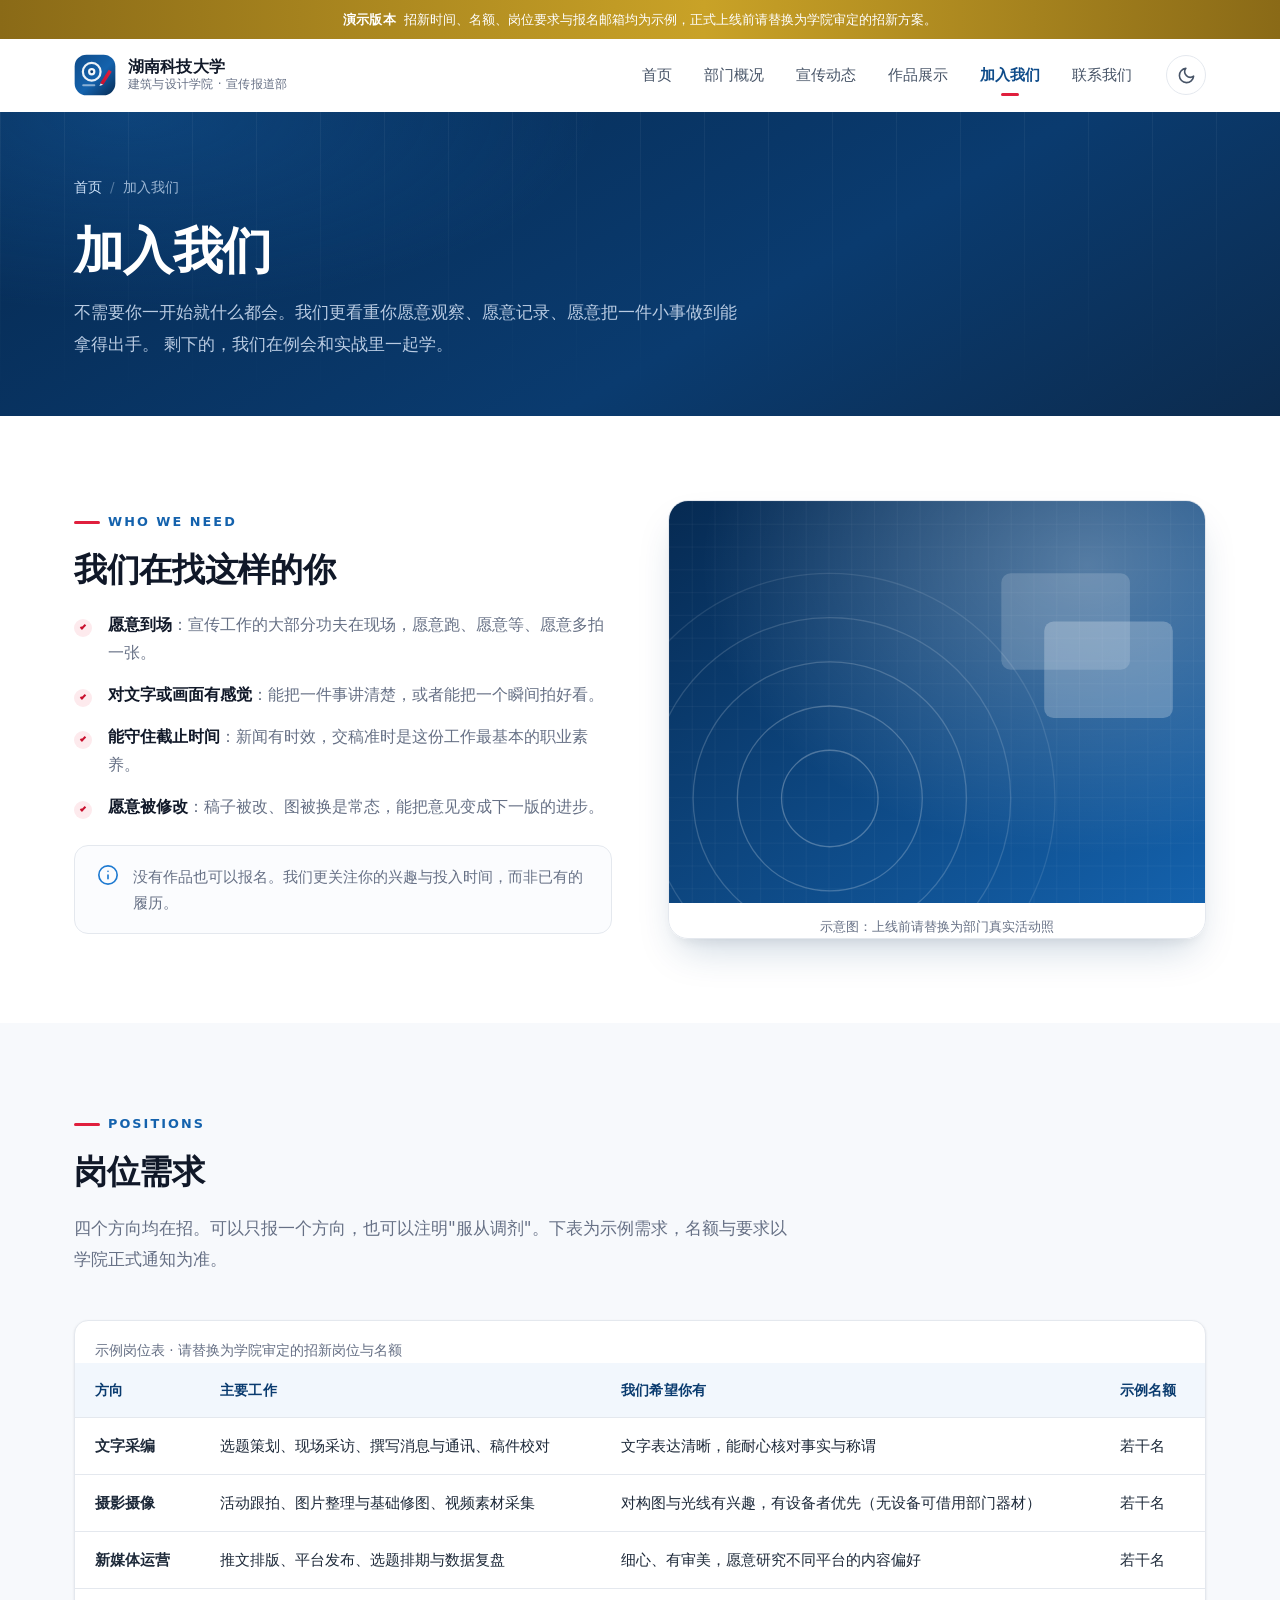
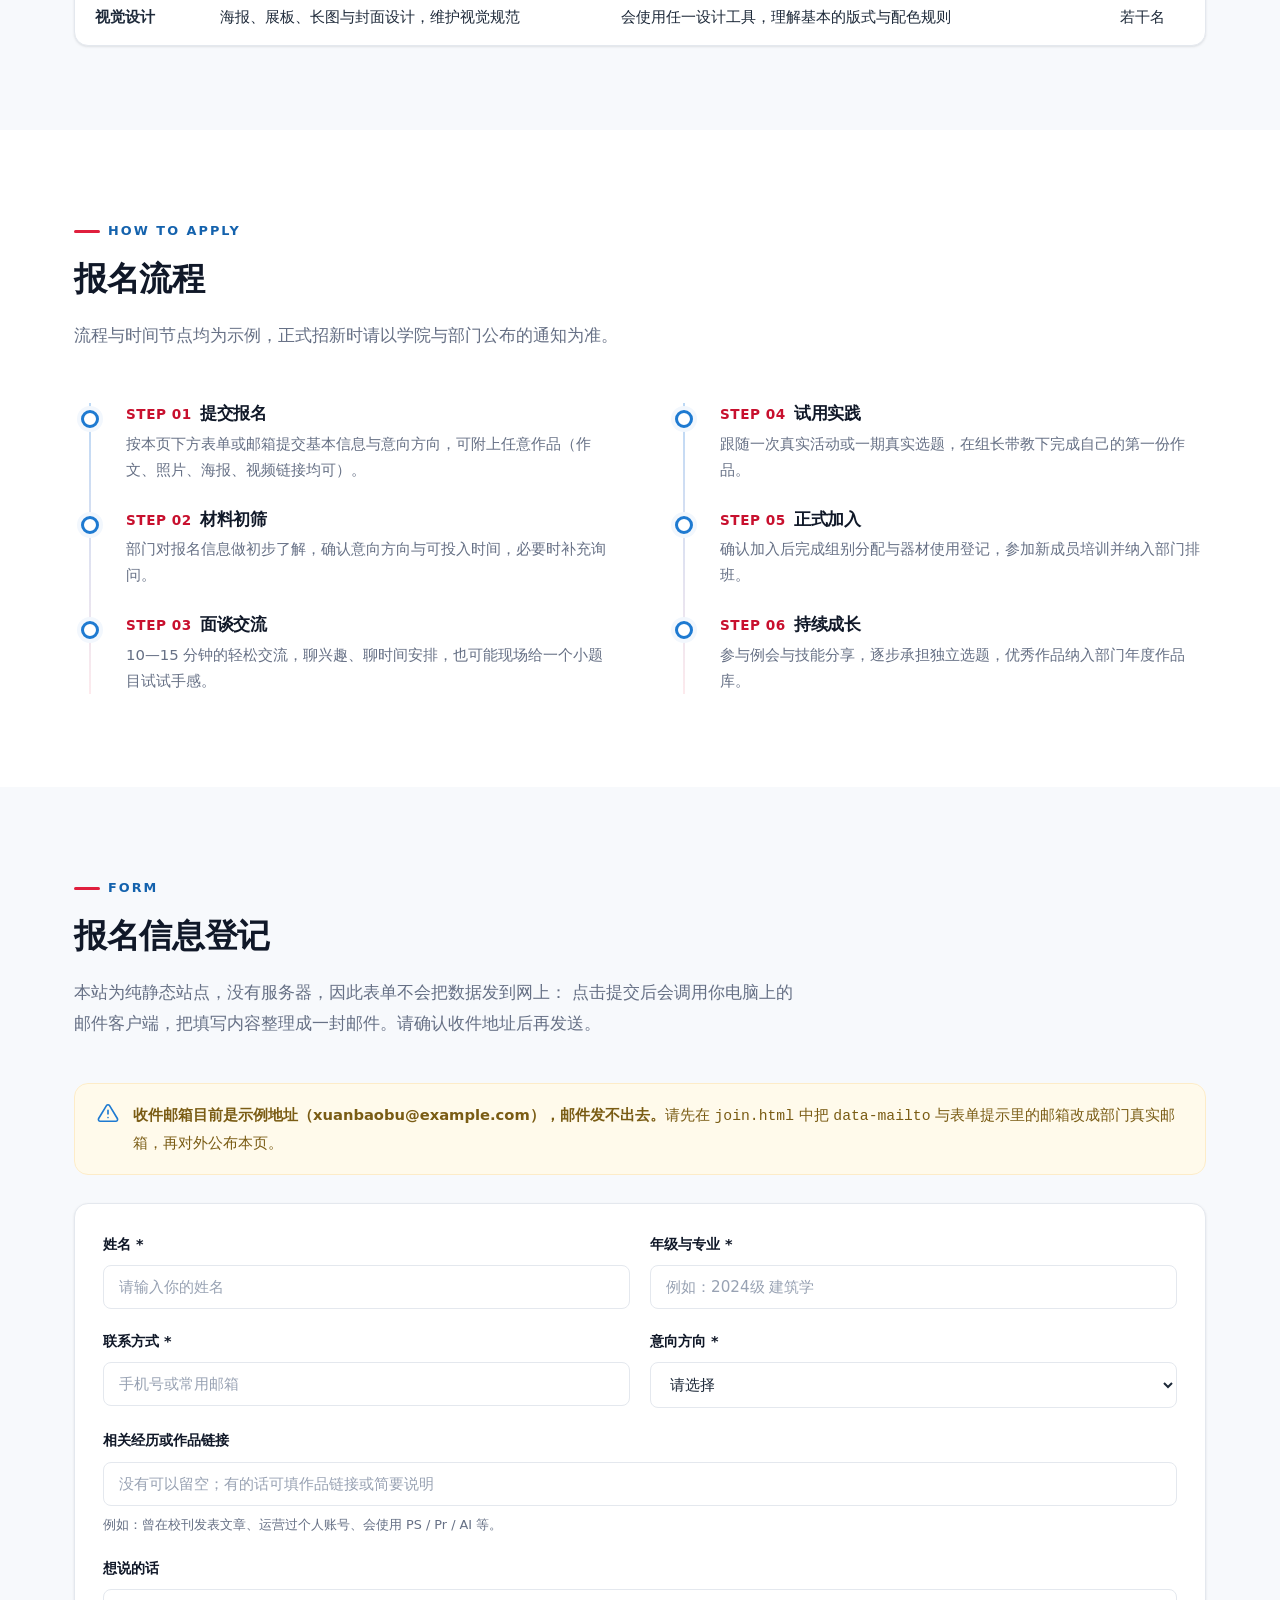
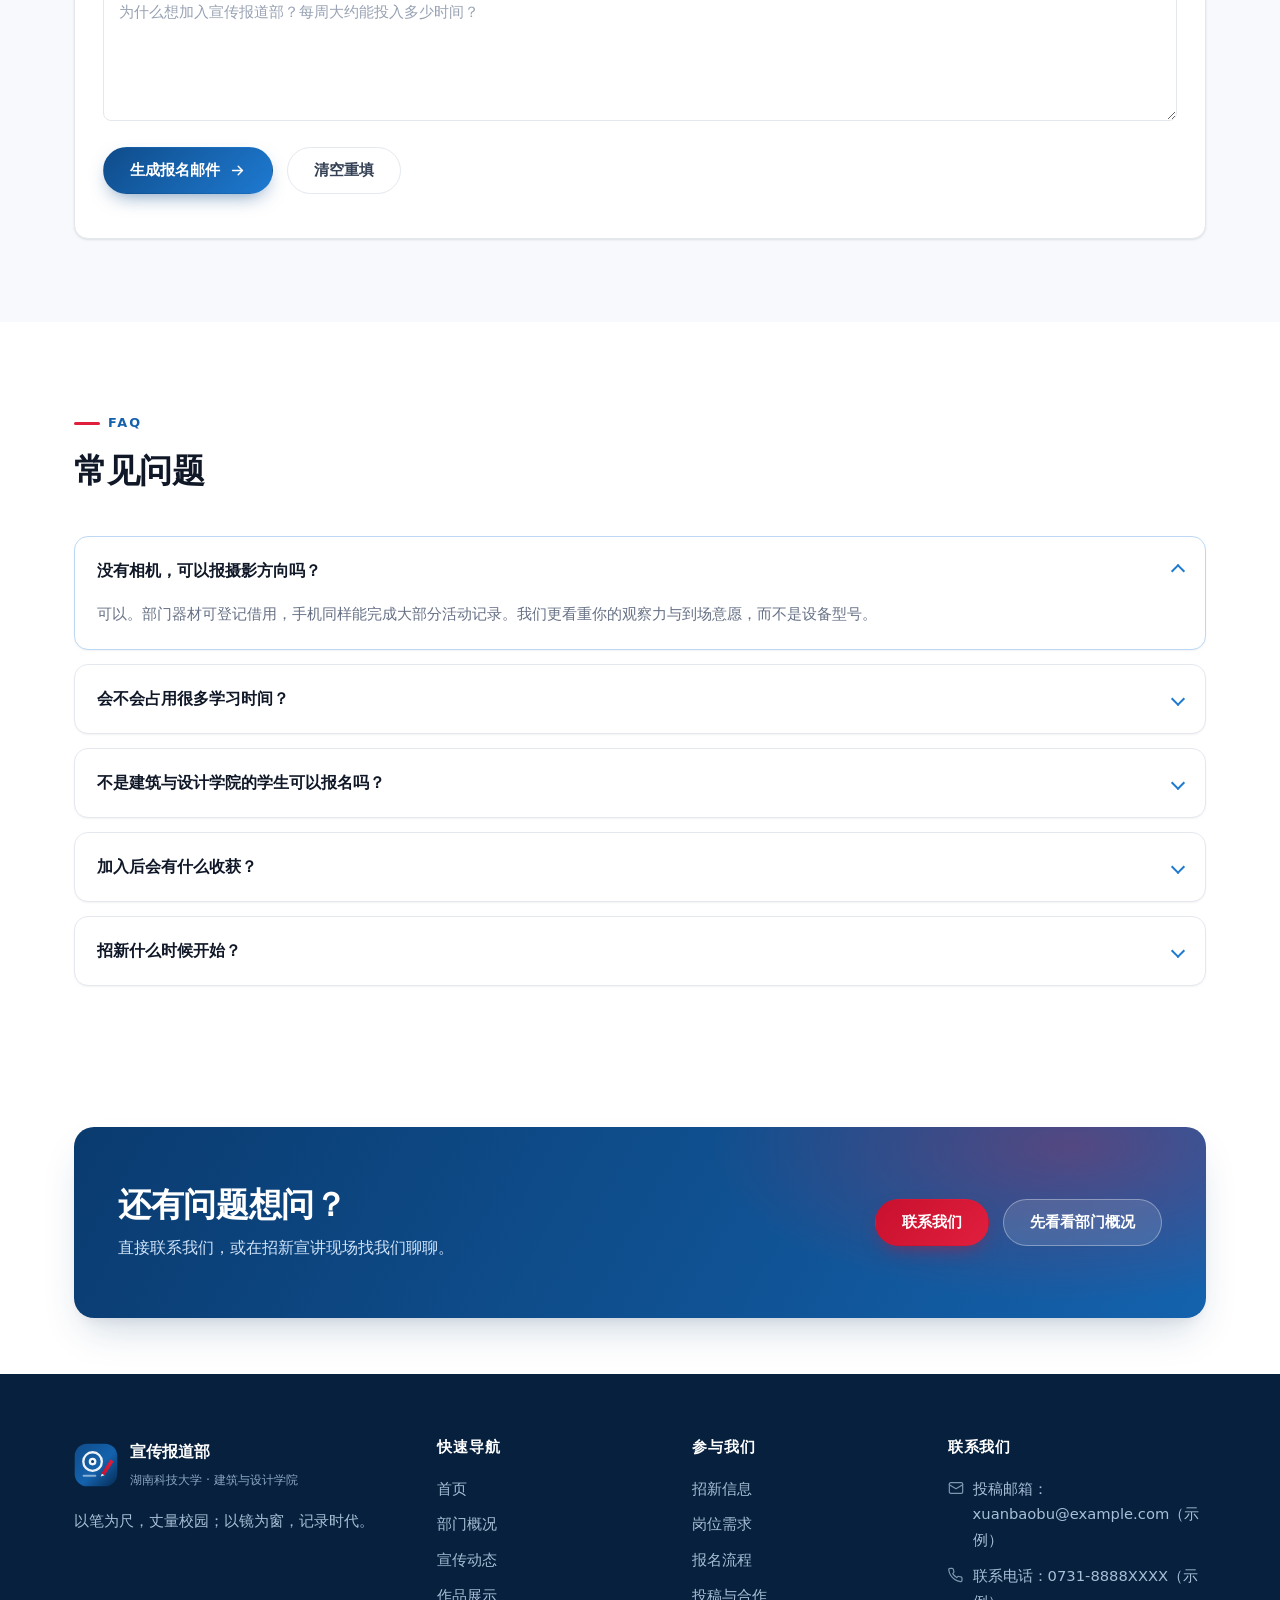
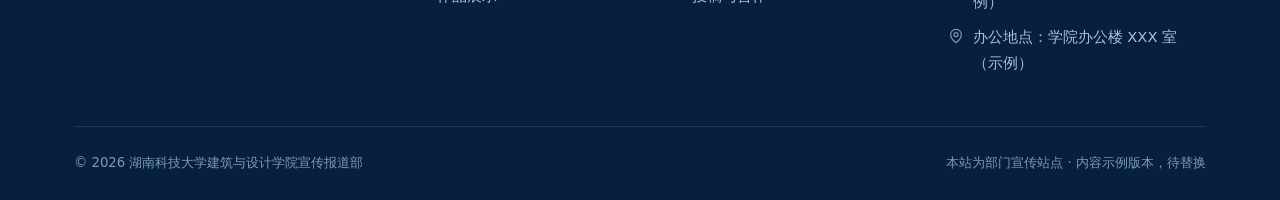
<file: join.html>
<!DOCTYPE html>
<html lang="zh-CN" data-theme="light">
<head>
<meta charset="UTF-8">
<meta name="viewport" content="width=device-width, initial-scale=1">
<title>加入我们 · 宣传报道部 · 湖南科技大学建筑与设计学院</title>
<meta name="description" content="湖南科技大学建筑与设计学院宣传报道部招新信息：岗位需求、报名流程与常见问题。">
<meta name="theme-color" content="#0a3b6f">
<link rel="icon" href="assets/img/favicon.svg" type="image/svg+xml">
<link rel="stylesheet" href="assets/css/style.css">
<script>
(function () {
  try {
    var t = localStorage.getItem("hnust-xb-theme");
    if (!t) {
      t = window.matchMedia && window.matchMedia("(prefers-color-scheme: dark)").matches ? "dark" : "light";
    }
    document.documentElement.setAttribute("data-theme", t);
  } catch (e) {}
})();
</script>
</head>
<body>
<a class="skip-link" href="#main">跳到主要内容</a>

<!-- 【演示版提示条】正式上线前删除本段 -->
<div class="demo-banner">
  <div class="container">
    <strong>演示版本</strong>
    <span>招新时间、名额、岗位要求与报名邮箱均为示例，正式上线前请替换为学院审定的招新方案。</span>
  </div>
</div>

<header class="site-header" id="siteHeader">
  <div class="container header-inner">
    <a class="brand" href="index.html" aria-label="宣传报道部首页">
      <img class="brand-mark" src="assets/img/logo.svg" alt="" width="42" height="42">
      <span class="brand-text">
        <strong>湖南科技大学</strong>
        <small>建筑与设计学院 · 宣传报道部</small>
      </span>
    </a>
    <nav class="nav" id="primaryNav" aria-label="主导航">
      <a class="nav-link" href="index.html">首页</a>
      <a class="nav-link" href="about.html">部门概况</a>
      <a class="nav-link" href="news.html">宣传动态</a>
      <a class="nav-link" href="works.html">作品展示</a>
      <a class="nav-link" href="join.html">加入我们</a>
      <a class="nav-link" href="contact.html">联系我们</a>
    </nav>
    <div class="header-actions">
      <button class="icon-btn" id="themeToggle" type="button" aria-label="切换到深色主题" title="切换主题">
        <svg viewBox="0 0 24 24" fill="none" stroke="currentColor" stroke-width="2" stroke-linecap="round" stroke-linejoin="round" aria-hidden="true"><path d="M21 12.79A9 9 0 1 1 11.21 3 7 7 0 0 0 21 12.79z"/></svg>
      </button>
      <button class="menu-btn" id="menuBtn" type="button" aria-label="打开导航菜单" aria-expanded="false" aria-controls="primaryNav">
        <svg class="icon-menu" viewBox="0 0 24 24" fill="none" stroke="currentColor" stroke-width="2" stroke-linecap="round" aria-hidden="true"><path d="M3 6h18M3 12h18M3 18h18"/></svg>
        <svg class="icon-close" viewBox="0 0 24 24" fill="none" stroke="currentColor" stroke-width="2" stroke-linecap="round" aria-hidden="true"><path d="M18 6 6 18M6 6l12 12"/></svg>
      </button>
    </div>
  </div>
</header>

<main id="main">

  <section class="page-hero">
    <div class="container">
      <nav class="breadcrumb" aria-label="面包屑">
        <a href="index.html">首页</a>
        <span class="sep">/</span>
        <span>加入我们</span>
      </nav>
      <h1>加入我们</h1>
      <p class="lead">
        不需要你一开始就什么都会。我们更看重你愿意观察、愿意记录、愿意把一件小事做到能拿得出手。
        剩下的，我们在例会和实战里一起学。
      </p>
    </div>
  </section>

  <!-- 我们在找谁 -->
  <section class="section">
    <div class="container split split--media-right">
      <div class="reveal">
        <span class="eyebrow">Who We Need</span>
        <h2>我们在找这样的你</h2>
        <ul class="feature-list">
          <li><strong>愿意到场</strong>：宣传工作的大部分功夫在现场，愿意跑、愿意等、愿意多拍一张。</li>
          <li><strong>对文字或画面有感觉</strong>：能把一件事讲清楚，或者能把一个瞬间拍好看。</li>
          <li><strong>能守住截止时间</strong>：新闻有时效，交稿准时是这份工作最基本的职业素养。</li>
          <li><strong>愿意被修改</strong>：稿子被改、图被换是常态，能把意见变成下一版的进步。</li>
        </ul>
        <div class="notice" style="margin-top:24px">
          <svg class="notice__icon" viewBox="0 0 24 24" fill="none" stroke="currentColor" stroke-width="1.8" stroke-linecap="round" stroke-linejoin="round" aria-hidden="true"><circle cx="12" cy="12" r="10"/><path d="M12 16v-4M12 8h.01"/></svg>
          <p>没有作品也可以报名。我们更关注你的兴趣与投入时间，而非已有的履历。</p>
        </div>
      </div>
      <figure class="split__media reveal" style="margin:0">
        <img src="assets/img/cover-work-7.svg" alt="招新示意图" width="800" height="600">
        <figcaption class="figure-caption">示意图：上线前请替换为部门真实活动照</figcaption>
      </figure>
    </div>
  </section>

  <!-- 岗位需求 -->
  <section class="section section--soft" id="positions">
    <div class="container">
      <div class="section-head reveal">
        <span class="eyebrow">Positions</span>
        <h2>岗位需求</h2>
        <p class="lead">四个方向均在招。可以只报一个方向，也可以注明"服从调剂"。下表为示例需求，名额与要求以学院正式通知为准。</p>
      </div>

      <div class="table-wrap reveal">
        <table class="data">
          <caption>示例岗位表 · 请替换为学院审定的招新岗位与名额</caption>
          <thead>
            <tr>
              <th scope="col">方向</th>
              <th scope="col">主要工作</th>
              <th scope="col">我们希望你有</th>
              <th scope="col">示例名额</th>
            </tr>
          </thead>
          <tbody>
            <tr>
              <td><strong>文字采编</strong></td>
              <td>选题策划、现场采访、撰写消息与通讯、稿件校对</td>
              <td>文字表达清晰，能耐心核对事实与称谓</td>
              <td>若干名</td>
            </tr>
            <tr>
              <td><strong>摄影摄像</strong></td>
              <td>活动跟拍、图片整理与基础修图、视频素材采集</td>
              <td>对构图与光线有兴趣，有设备者优先（无设备可借用部门器材）</td>
              <td>若干名</td>
            </tr>
            <tr>
              <td><strong>新媒体运营</strong></td>
              <td>推文排版、平台发布、选题排期与数据复盘</td>
              <td>细心、有审美，愿意研究不同平台的内容偏好</td>
              <td>若干名</td>
            </tr>
            <tr>
              <td><strong>视觉设计</strong></td>
              <td>海报、展板、长图与封面设计，维护视觉规范</td>
              <td>会使用任一设计工具，理解基本的版式与配色规则</td>
              <td>若干名</td>
            </tr>
          </tbody>
        </table>
      </div>
    </div>
  </section>

  <!-- 报名流程 -->
  <section class="section" id="flow">
    <div class="container">
      <div class="section-head reveal">
        <span class="eyebrow">How To Apply</span>
        <h2>报名流程</h2>
        <p class="lead">流程与时间节点均为示例，正式招新时请以学院与部门公布的通知为准。</p>
      </div>

      <div class="split">
        <ol class="timeline reveal">
          <li>
            <h3><span class="step-index">STEP 01</span>提交报名</h3>
            <p>按本页下方表单或邮箱提交基本信息与意向方向，可附上任意作品（作文、照片、海报、视频链接均可）。</p>
          </li>
          <li>
            <h3><span class="step-index">STEP 02</span>材料初筛</h3>
            <p>部门对报名信息做初步了解，确认意向方向与可投入时间，必要时补充询问。</p>
          </li>
          <li>
            <h3><span class="step-index">STEP 03</span>面谈交流</h3>
            <p>10—15 分钟的轻松交流，聊兴趣、聊时间安排，也可能现场给一个小题目试试手感。</p>
          </li>
        </ol>
        <ol class="timeline reveal" start="4">
          <li>
            <h3><span class="step-index">STEP 04</span>试用实践</h3>
            <p>跟随一次真实活动或一期真实选题，在组长带教下完成自己的第一份作品。</p>
          </li>
          <li>
            <h3><span class="step-index">STEP 05</span>正式加入</h3>
            <p>确认加入后完成组别分配与器材使用登记，参加新成员培训并纳入部门排班。</p>
          </li>
          <li>
            <h3><span class="step-index">STEP 06</span>持续成长</h3>
            <p>参与例会与技能分享，逐步承担独立选题，优秀作品纳入部门年度作品库。</p>
          </li>
        </ol>
      </div>
    </div>
  </section>

  <!-- 报名表 -->
  <section class="section section--soft">
    <div class="container">
      <div class="section-head reveal">
        <span class="eyebrow">Form</span>
        <h2>报名信息登记</h2>
        <p class="lead">
          本站为纯静态站点，没有服务器，因此表单不会把数据发到网上：
          点击提交后会调用你电脑上的邮件客户端，把填写内容整理成一封邮件。请确认收件地址后再发送。
        </p>
      </div>

      <div class="notice notice--warn reveal" style="margin-bottom:28px">
        <svg class="notice__icon" viewBox="0 0 24 24" fill="none" stroke="currentColor" stroke-width="1.8" stroke-linecap="round" stroke-linejoin="round" aria-hidden="true"><path d="M10.3 3.9 1.8 18a2 2 0 0 0 1.7 3h17a2 2 0 0 0 1.7-3L13.7 3.9a2 2 0 0 0-3.4 0Z"/><path d="M12 9v4M12 17h.01"/></svg>
        <p><strong>收件邮箱目前是示例地址（xuanbaobu@example.com），邮件发不出去。</strong>请先在 <code>join.html</code> 中把 <code>data-mailto</code> 与表单提示里的邮箱改成部门真实邮箱，再对外公布本页。</p>
      </div>

      <form class="card reveal" id="applyForm" data-mailto="xuanbaobu@example.com" novalidate>
        <div class="form-grid">
          <div class="field">
            <label for="name">姓名 <span aria-hidden="true">*</span></label>
            <input id="name" name="name" type="text" required placeholder="请输入你的姓名">
          </div>
          <div class="field">
            <label for="grade">年级与专业 <span aria-hidden="true">*</span></label>
            <input id="grade" name="grade" type="text" required placeholder="例如：2024级 建筑学">
          </div>
          <div class="field">
            <label for="contact">联系方式 <span aria-hidden="true">*</span></label>
            <input id="contact" name="contact" type="text" required placeholder="手机号或常用邮箱">
          </div>
          <div class="field">
            <label for="position">意向方向 <span aria-hidden="true">*</span></label>
            <select id="position" name="position" required>
              <option value="">请选择</option>
              <option>文字采编</option>
              <option>摄影摄像</option>
              <option>新媒体运营</option>
              <option>视觉设计</option>
              <option>服从调剂</option>
            </select>
          </div>
          <div class="field field--full">
            <label for="experience">相关经历或作品链接</label>
            <input id="experience" name="experience" type="text" placeholder="没有可以留空；有的话可填作品链接或简要说明">
            <span class="hint">例如：曾在校刊发表文章、运营过个人账号、会使用 PS / Pr / AI 等。</span>
          </div>
          <div class="field field--full">
            <label for="intro">想说的话</label>
            <textarea id="intro" name="intro" placeholder="为什么想加入宣传报道部？每周大约能投入多少时间？"></textarea>
          </div>
        </div>

        <div class="btn-row" style="margin-top:26px">
          <button class="btn btn--primary" type="submit">
            生成报名邮件
            <svg viewBox="0 0 24 24" fill="none" stroke="currentColor" stroke-width="2" stroke-linecap="round" stroke-linejoin="round" aria-hidden="true"><path d="M5 12h14M13 6l6 6-6 6"/></svg>
          </button>
          <button class="btn btn--ghost" type="reset">清空重填</button>
        </div>

        <p class="figure-caption" id="formStatus" role="status" aria-live="polite" style="text-align:left;margin-top:16px"></p>
      </form>
    </div>
  </section>

  <!-- FAQ -->
  <section class="section">
    <div class="container">
      <div class="section-head reveal">
        <span class="eyebrow">FAQ</span>
        <h2>常见问题</h2>
      </div>

      <div class="faq reveal">
        <details open>
          <summary>没有相机，可以报摄影方向吗？</summary>
          <div class="faq-body">
            <p>可以。部门器材可登记借用，手机同样能完成大部分活动记录。我们更看重你的观察力与到场意愿，而不是设备型号。</p>
          </div>
        </details>
        <details>
          <summary>会不会占用很多学习时间？</summary>
          <div class="faq-body">
            <p>部门按活动排班分工，不要求随时在线。报名时如实说明每周可投入的时间即可，我们会据此安排任务量。考试周与设计周会主动减少排班。</p>
          </div>
        </details>
        <details>
          <summary>不是建筑与设计学院的学生可以报名吗？</summary>
          <div class="faq-body">
            <p>本部门隶属建筑与设计学院，原则上面向本院学生。跨学院合作、校外投稿与共建需求，欢迎通过"联系我们"页面沟通。</p>
          </div>
        </details>
        <details>
          <summary>加入后会有什么收获？</summary>
          <div class="faq-body">
            <p>真实的采写与拍摄实战经验、可以署名的作品积累、一整套内容生产流程的训练，以及一群愿意一起把事情做完的同伴。具体激励与综合测评认定以学院规定为准。</p>
          </div>
        </details>
        <details>
          <summary>招新什么时候开始？</summary>
          <div class="faq-body">
            <p>通常每学年集中招新一次，学期中如有人手需求会另行发布补充招新通知。请关注学院官方渠道与本站"宣传动态"页面。</p>
          </div>
        </details>
      </div>
    </div>
  </section>

  <section class="section section--tight">
    <div class="container">
      <div class="cta-band reveal">
        <div>
          <h2>还有问题想问？</h2>
          <p>直接联系我们，或在招新宣讲现场找我们聊聊。</p>
        </div>
        <div class="btn-row">
          <a class="btn btn--accent" href="contact.html">联系我们</a>
          <a class="btn btn--light" href="about.html">先看看部门概况</a>
        </div>
      </div>
    </div>
  </section>

</main>

<footer class="site-footer">
  <div class="container">
    <div class="footer-grid">
      <div>
        <div class="footer-brand">
          <img src="assets/img/logo.svg" alt="" width="44" height="44">
          <span>
            <strong>宣传报道部</strong>
            <small>湖南科技大学 · 建筑与设计学院</small>
          </span>
        </div>
        <p>以笔为尺，丈量校园；以镜为窗，记录时代。</p>
      </div>
      <div>
        <h3>快速导航</h3>
        <ul class="footer-links">
          <li><a href="index.html">首页</a></li>
          <li><a href="about.html">部门概况</a></li>
          <li><a href="news.html">宣传动态</a></li>
          <li><a href="works.html">作品展示</a></li>
        </ul>
      </div>
      <div>
        <h3>参与我们</h3>
        <ul class="footer-links">
          <li><a href="join.html">招新信息</a></li>
          <li><a href="join.html#positions">岗位需求</a></li>
          <li><a href="join.html#flow">报名流程</a></li>
          <li><a href="contact.html">投稿与合作</a></li>
        </ul>
      </div>
      <div>
        <h3>联系我们</h3>
        <ul class="footer-contact">
          <li>
            <svg viewBox="0 0 24 24" fill="none" stroke="currentColor" stroke-width="1.8" stroke-linecap="round" stroke-linejoin="round" aria-hidden="true"><rect x="2" y="4" width="20" height="16" rx="2"/><path d="m2 7 10 6 10-6"/></svg>
            <span>投稿邮箱：xuanbaobu@example.com（示例）</span>
          </li>
          <li>
            <svg viewBox="0 0 24 24" fill="none" stroke="currentColor" stroke-width="1.8" stroke-linecap="round" stroke-linejoin="round" aria-hidden="true"><path d="M21 16.9v3a2 2 0 0 1-2.2 2 19.8 19.8 0 0 1-8.6-3.1 19.5 19.5 0 0 1-6-6A19.8 19.8 0 0 1 1.1 4.2 2 2 0 0 1 3.1 2h3a2 2 0 0 1 2 1.7c.1 1 .4 2 .7 2.9a2 2 0 0 1-.5 2.1L7.1 9.9a16 16 0 0 0 6 6l1.2-1.2a2 2 0 0 1 2.1-.5c.9.3 1.9.6 2.9.7a2 2 0 0 1 1.7 2Z"/></svg>
            <span>联系电话：0731-8888XXXX（示例）</span>
          </li>
          <li>
            <svg viewBox="0 0 24 24" fill="none" stroke="currentColor" stroke-width="1.8" stroke-linecap="round" stroke-linejoin="round" aria-hidden="true"><path d="M20 10c0 6-8 12-8 12S4 16 4 10a8 8 0 0 1 16 0Z"/><circle cx="12" cy="10" r="3"/></svg>
            <span>办公地点：学院办公楼 XXX 室（示例）</span>
          </li>
        </ul>
      </div>
    </div>
    <div class="footer-bottom">
      <p>© <span data-year>2025</span> 湖南科技大学建筑与设计学院宣传报道部</p>
      <p>本站为部门宣传站点 · 内容示例版本，待替换</p>
    </div>
  </div>
</footer>

<button class="to-top" id="toTop" type="button" aria-label="返回页面顶部">
  <svg viewBox="0 0 24 24" fill="none" stroke="currentColor" stroke-width="2.2" stroke-linecap="round" stroke-linejoin="round" aria-hidden="true"><path d="M12 19V5M5 12l7-7 7 7"/></svg>
</button>

<script src="assets/js/main.js" defer></script>
<script>
/* 静态站点没有后端：提交时把表单内容整理成一封邮件交给本机邮件客户端 */
(function () {
  var form = document.getElementById("applyForm");
  if (!form) return;
  var status = document.getElementById("formStatus");

  form.addEventListener("submit", function (e) {
    e.preventDefault();

    if (!form.checkValidity()) {
      form.reportValidity();
      return;
    }

    var to = form.getAttribute("data-mailto") || "";
    var data = new FormData(form);
    var lines = [];
    var labels = {
      name: "姓名",
      grade: "年级与专业",
      contact: "联系方式",
      position: "意向方向",
      experience: "相关经历或作品链接",
      intro: "想说的话"
    };

    Object.keys(labels).forEach(function (key) {
      var value = (data.get(key) || "").toString().trim();
      lines.push(labels[key] + "：" + (value || "（未填写）"));
    });

    var subject = "宣传报道部报名 - " + (data.get("name") || "未署名");
    var body = lines.join("\r\n") + "\r\n\r\n（本邮件由宣传报道部网站报名表单生成）";
    var href = "mailto:" + to + "?subject=" + encodeURIComponent(subject) + "&body=" + encodeURIComponent(body);

    if (status) {
      status.textContent = "已生成邮件草稿，正在尝试打开你的邮件客户端……若没有反应，请直接把上方信息发送至 " + to;
    }
    window.location.href = href;
  });
})();
</script>
</body>
</html>
</file>
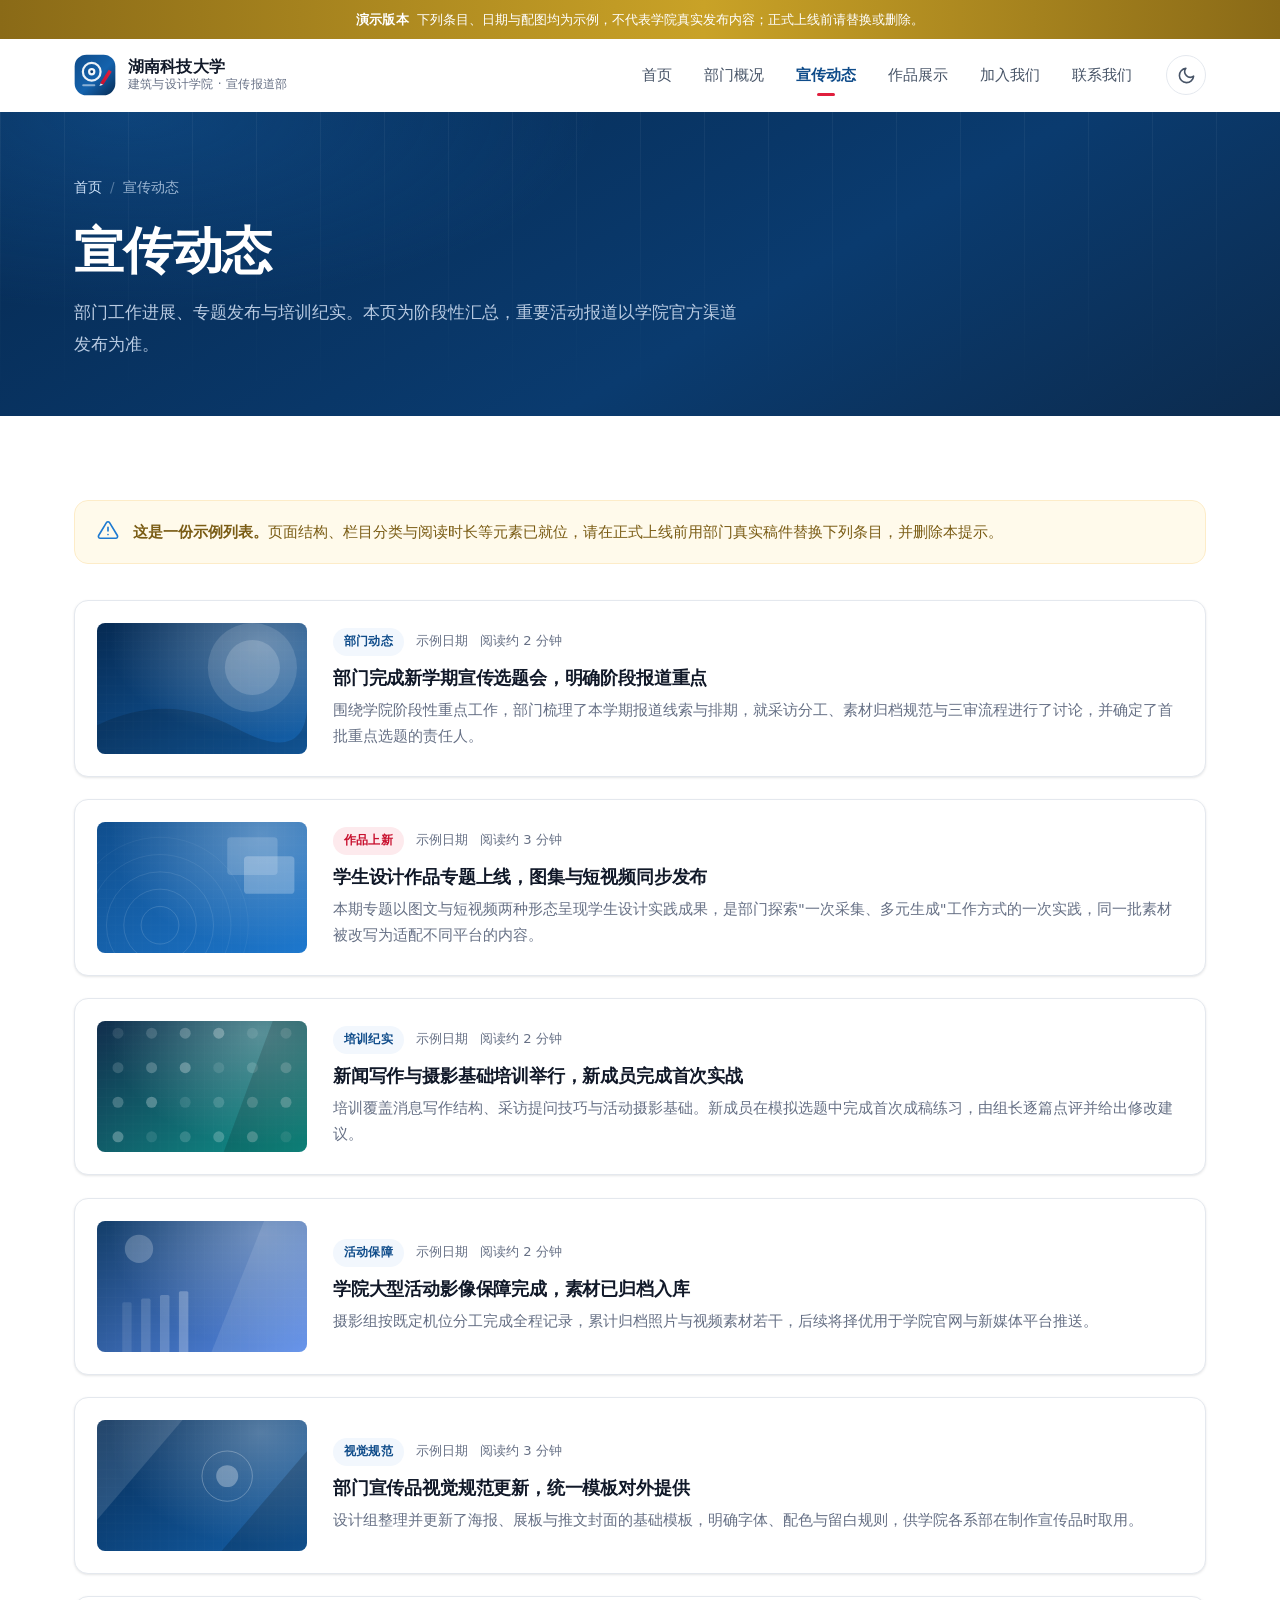
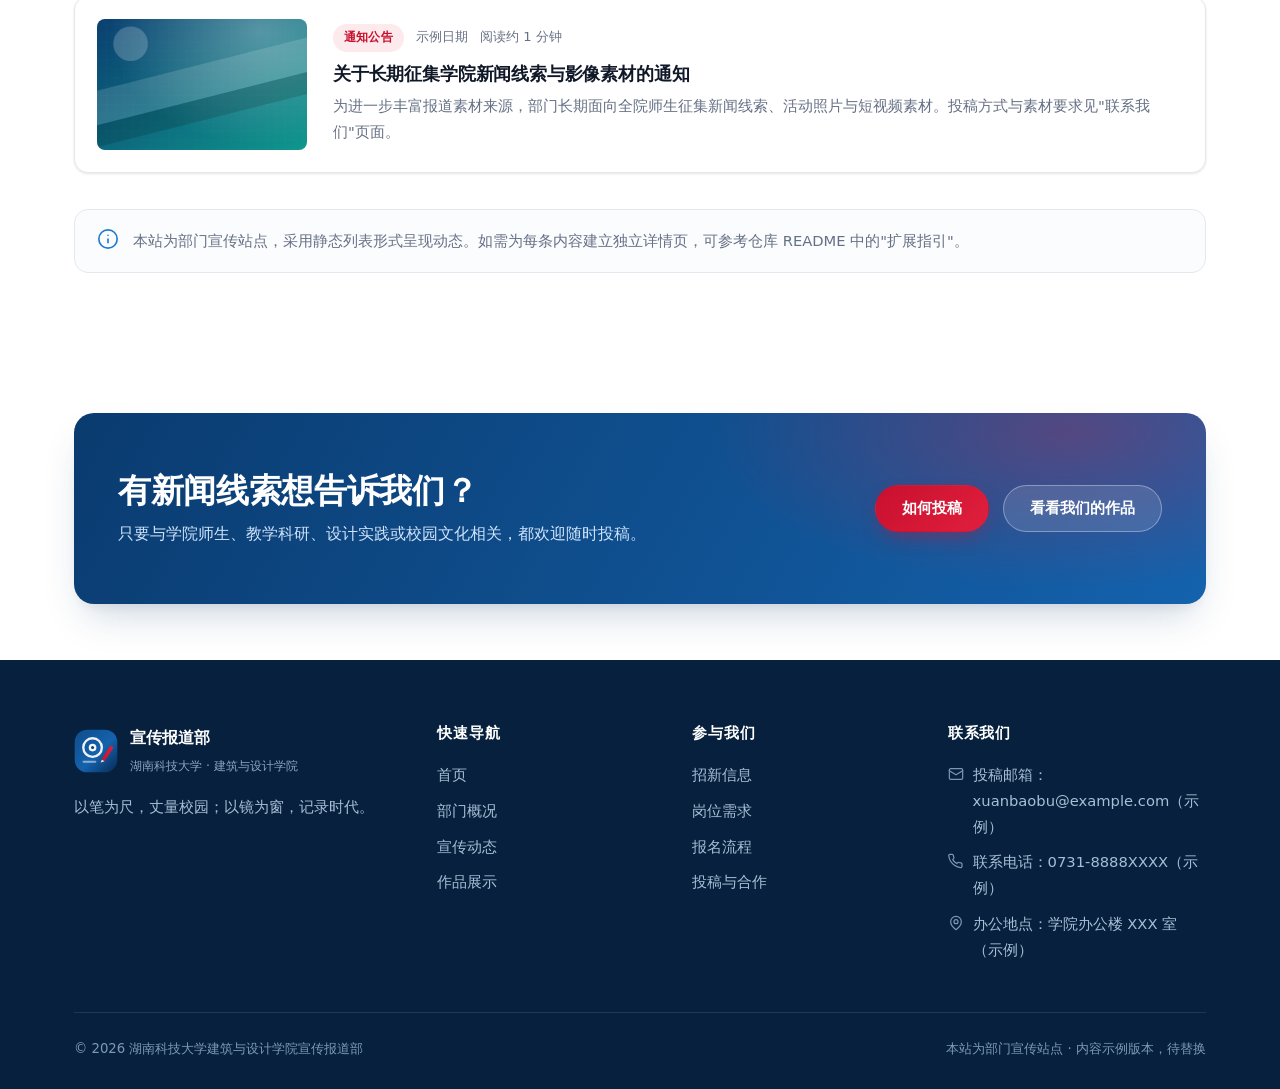
<file: news.html>
<!DOCTYPE html>
<html lang="zh-CN" data-theme="light">
<head>
<meta charset="UTF-8">
<meta name="viewport" content="width=device-width, initial-scale=1">
<title>宣传动态 · 宣传报道部 · 湖南科技大学建筑与设计学院</title>
<meta name="description" content="湖南科技大学建筑与设计学院宣传报道部工作动态：选题会、专题发布、培训纪实与部门通知。">
<meta name="theme-color" content="#0a3b6f">
<link rel="icon" href="assets/img/favicon.svg" type="image/svg+xml">
<link rel="stylesheet" href="assets/css/style.css">
<script>
(function () {
  try {
    var t = localStorage.getItem("hnust-xb-theme");
    if (!t) {
      t = window.matchMedia && window.matchMedia("(prefers-color-scheme: dark)").matches ? "dark" : "light";
    }
    document.documentElement.setAttribute("data-theme", t);
  } catch (e) {}
})();
</script>
</head>
<body>
<a class="skip-link" href="#main">跳到主要内容</a>

<!-- 【演示版提示条】正式上线前删除本段 -->
<div class="demo-banner">
  <div class="container">
    <strong>演示版本</strong>
    <span>下列条目、日期与配图均为示例，不代表学院真实发布内容；正式上线前请替换或删除。</span>
  </div>
</div>

<header class="site-header" id="siteHeader">
  <div class="container header-inner">
    <a class="brand" href="index.html" aria-label="宣传报道部首页">
      <img class="brand-mark" src="assets/img/logo.svg" alt="" width="42" height="42">
      <span class="brand-text">
        <strong>湖南科技大学</strong>
        <small>建筑与设计学院 · 宣传报道部</small>
      </span>
    </a>
    <nav class="nav" id="primaryNav" aria-label="主导航">
      <a class="nav-link" href="index.html">首页</a>
      <a class="nav-link" href="about.html">部门概况</a>
      <a class="nav-link" href="news.html">宣传动态</a>
      <a class="nav-link" href="works.html">作品展示</a>
      <a class="nav-link" href="join.html">加入我们</a>
      <a class="nav-link" href="contact.html">联系我们</a>
    </nav>
    <div class="header-actions">
      <button class="icon-btn" id="themeToggle" type="button" aria-label="切换到深色主题" title="切换主题">
        <svg viewBox="0 0 24 24" fill="none" stroke="currentColor" stroke-width="2" stroke-linecap="round" stroke-linejoin="round" aria-hidden="true"><path d="M21 12.79A9 9 0 1 1 11.21 3 7 7 0 0 0 21 12.79z"/></svg>
      </button>
      <button class="menu-btn" id="menuBtn" type="button" aria-label="打开导航菜单" aria-expanded="false" aria-controls="primaryNav">
        <svg class="icon-menu" viewBox="0 0 24 24" fill="none" stroke="currentColor" stroke-width="2" stroke-linecap="round" aria-hidden="true"><path d="M3 6h18M3 12h18M3 18h18"/></svg>
        <svg class="icon-close" viewBox="0 0 24 24" fill="none" stroke="currentColor" stroke-width="2" stroke-linecap="round" aria-hidden="true"><path d="M18 6 6 18M6 6l12 12"/></svg>
      </button>
    </div>
  </div>
</header>

<main id="main">

  <section class="page-hero">
    <div class="container">
      <nav class="breadcrumb" aria-label="面包屑">
        <a href="index.html">首页</a>
        <span class="sep">/</span>
        <span>宣传动态</span>
      </nav>
      <h1>宣传动态</h1>
      <p class="lead">部门工作进展、专题发布与培训纪实。本页为阶段性汇总，重要活动报道以学院官方渠道发布为准。</p>
    </div>
  </section>

  <section class="section">
    <div class="container">

      <div class="notice notice--warn reveal" style="margin-bottom:36px">
        <svg class="notice__icon" viewBox="0 0 24 24" fill="none" stroke="currentColor" stroke-width="1.8" stroke-linecap="round" stroke-linejoin="round" aria-hidden="true"><path d="M10.3 3.9 1.8 18a2 2 0 0 0 1.7 3h17a2 2 0 0 0 1.7-3L13.7 3.9a2 2 0 0 0-3.4 0Z"/><path d="M12 9v4M12 17h.01"/></svg>
        <p><strong>这是一份示例列表。</strong>页面结构、栏目分类与阅读时长等元素已就位，请在正式上线前用部门真实稿件替换下列条目，并删除本提示。</p>
      </div>

      <div class="news-list">

        <article class="news-item reveal">
          <div class="news-item__thumb">
            <img src="assets/img/cover-news-1.svg" alt="示例配图" width="800" height="500" loading="lazy">
          </div>
          <div class="news-item__body">
            <div class="news-item__meta">
              <span class="chip">部门动态</span>
              <span>示例日期</span>
              <span>阅读约 2 分钟</span>
            </div>
            <h3>部门完成新学期宣传选题会，明确阶段报道重点</h3>
            <p>围绕学院阶段性重点工作，部门梳理了本学期报道线索与排期，就采访分工、素材归档规范与三审流程进行了讨论，并确定了首批重点选题的责任人。</p>
          </div>
        </article>

        <article class="news-item reveal" data-delay="60">
          <div class="news-item__thumb">
            <img src="assets/img/cover-work-1.svg" alt="示例配图" width="800" height="600" loading="lazy">
          </div>
          <div class="news-item__body">
            <div class="news-item__meta">
              <span class="chip chip--accent">作品上新</span>
              <span>示例日期</span>
              <span>阅读约 3 分钟</span>
            </div>
            <h3>学生设计作品专题上线，图集与短视频同步发布</h3>
            <p>本期专题以图文与短视频两种形态呈现学生设计实践成果，是部门探索"一次采集、多元生成"工作方式的一次实践，同一批素材被改写为适配不同平台的内容。</p>
          </div>
        </article>

        <article class="news-item reveal" data-delay="120">
          <div class="news-item__thumb">
            <img src="assets/img/cover-work-3.svg" alt="示例配图" width="800" height="600" loading="lazy">
          </div>
          <div class="news-item__body">
            <div class="news-item__meta">
              <span class="chip">培训纪实</span>
              <span>示例日期</span>
              <span>阅读约 2 分钟</span>
            </div>
            <h3>新闻写作与摄影基础培训举行，新成员完成首次实战</h3>
            <p>培训覆盖消息写作结构、采访提问技巧与活动摄影基础。新成员在模拟选题中完成首次成稿练习，由组长逐篇点评并给出修改建议。</p>
          </div>
        </article>

        <article class="news-item reveal" data-delay="180">
          <div class="news-item__thumb">
            <img src="assets/img/cover-work-5.svg" alt="示例配图" width="800" height="600" loading="lazy">
          </div>
          <div class="news-item__body">
            <div class="news-item__meta">
              <span class="chip">活动保障</span>
              <span>示例日期</span>
              <span>阅读约 2 分钟</span>
            </div>
            <h3>学院大型活动影像保障完成，素材已归档入库</h3>
            <p>摄影组按既定机位分工完成全程记录，累计归档照片与视频素材若干，后续将择优用于学院官网与新媒体平台推送。</p>
          </div>
        </article>

        <article class="news-item reveal" data-delay="240">
          <div class="news-item__thumb">
            <img src="assets/img/cover-work-6.svg" alt="示例配图" width="800" height="600" loading="lazy">
          </div>
          <div class="news-item__body">
            <div class="news-item__meta">
              <span class="chip">视觉规范</span>
              <span>示例日期</span>
              <span>阅读约 3 分钟</span>
            </div>
            <h3>部门宣传品视觉规范更新，统一模板对外提供</h3>
            <p>设计组整理并更新了海报、展板与推文封面的基础模板，明确字体、配色与留白规则，供学院各系部在制作宣传品时取用。</p>
          </div>
        </article>

        <article class="news-item reveal" data-delay="300">
          <div class="news-item__thumb">
            <img src="assets/img/cover-work-8.svg" alt="示例配图" width="800" height="600" loading="lazy">
          </div>
          <div class="news-item__body">
            <div class="news-item__meta">
              <span class="chip chip--accent">通知公告</span>
              <span>示例日期</span>
              <span>阅读约 1 分钟</span>
            </div>
            <h3>关于长期征集学院新闻线索与影像素材的通知</h3>
            <p>为进一步丰富报道素材来源，部门长期面向全院师生征集新闻线索、活动照片与短视频素材。投稿方式与素材要求见"联系我们"页面。</p>
          </div>
        </article>

      </div>

      <div class="notice" style="margin-top:36px">
        <svg class="notice__icon" viewBox="0 0 24 24" fill="none" stroke="currentColor" stroke-width="1.8" stroke-linecap="round" stroke-linejoin="round" aria-hidden="true"><circle cx="12" cy="12" r="10"/><path d="M12 16v-4M12 8h.01"/></svg>
        <p>本站为部门宣传站点，采用静态列表形式呈现动态。如需为每条内容建立独立详情页，可参考仓库 README 中的"扩展指引"。</p>
      </div>

    </div>
  </section>

  <section class="section section--tight">
    <div class="container">
      <div class="cta-band reveal">
        <div>
          <h2>有新闻线索想告诉我们？</h2>
          <p>只要与学院师生、教学科研、设计实践或校园文化相关，都欢迎随时投稿。</p>
        </div>
        <div class="btn-row">
          <a class="btn btn--accent" href="contact.html">如何投稿</a>
          <a class="btn btn--light" href="works.html">看看我们的作品</a>
        </div>
      </div>
    </div>
  </section>

</main>

<footer class="site-footer">
  <div class="container">
    <div class="footer-grid">
      <div>
        <div class="footer-brand">
          <img src="assets/img/logo.svg" alt="" width="44" height="44">
          <span>
            <strong>宣传报道部</strong>
            <small>湖南科技大学 · 建筑与设计学院</small>
          </span>
        </div>
        <p>以笔为尺，丈量校园；以镜为窗，记录时代。</p>
      </div>
      <div>
        <h3>快速导航</h3>
        <ul class="footer-links">
          <li><a href="index.html">首页</a></li>
          <li><a href="about.html">部门概况</a></li>
          <li><a href="news.html">宣传动态</a></li>
          <li><a href="works.html">作品展示</a></li>
        </ul>
      </div>
      <div>
        <h3>参与我们</h3>
        <ul class="footer-links">
          <li><a href="join.html">招新信息</a></li>
          <li><a href="join.html#positions">岗位需求</a></li>
          <li><a href="join.html#flow">报名流程</a></li>
          <li><a href="contact.html">投稿与合作</a></li>
        </ul>
      </div>
      <div>
        <h3>联系我们</h3>
        <ul class="footer-contact">
          <li>
            <svg viewBox="0 0 24 24" fill="none" stroke="currentColor" stroke-width="1.8" stroke-linecap="round" stroke-linejoin="round" aria-hidden="true"><rect x="2" y="4" width="20" height="16" rx="2"/><path d="m2 7 10 6 10-6"/></svg>
            <span>投稿邮箱：xuanbaobu@example.com（示例）</span>
          </li>
          <li>
            <svg viewBox="0 0 24 24" fill="none" stroke="currentColor" stroke-width="1.8" stroke-linecap="round" stroke-linejoin="round" aria-hidden="true"><path d="M21 16.9v3a2 2 0 0 1-2.2 2 19.8 19.8 0 0 1-8.6-3.1 19.5 19.5 0 0 1-6-6A19.8 19.8 0 0 1 1.1 4.2 2 2 0 0 1 3.1 2h3a2 2 0 0 1 2 1.7c.1 1 .4 2 .7 2.9a2 2 0 0 1-.5 2.1L7.1 9.9a16 16 0 0 0 6 6l1.2-1.2a2 2 0 0 1 2.1-.5c.9.3 1.9.6 2.9.7a2 2 0 0 1 1.7 2Z"/></svg>
            <span>联系电话：0731-8888XXXX（示例）</span>
          </li>
          <li>
            <svg viewBox="0 0 24 24" fill="none" stroke="currentColor" stroke-width="1.8" stroke-linecap="round" stroke-linejoin="round" aria-hidden="true"><path d="M20 10c0 6-8 12-8 12S4 16 4 10a8 8 0 0 1 16 0Z"/><circle cx="12" cy="10" r="3"/></svg>
            <span>办公地点：学院办公楼 XXX 室（示例）</span>
          </li>
        </ul>
      </div>
    </div>
    <div class="footer-bottom">
      <p>© <span data-year>2025</span> 湖南科技大学建筑与设计学院宣传报道部</p>
      <p>本站为部门宣传站点 · 内容示例版本，待替换</p>
    </div>
  </div>
</footer>

<button class="to-top" id="toTop" type="button" aria-label="返回页面顶部">
  <svg viewBox="0 0 24 24" fill="none" stroke="currentColor" stroke-width="2.2" stroke-linecap="round" stroke-linejoin="round" aria-hidden="true"><path d="M12 19V5M5 12l7-7 7 7"/></svg>
</button>

<script src="assets/js/main.js" defer></script>
</body>
</html>
</file>
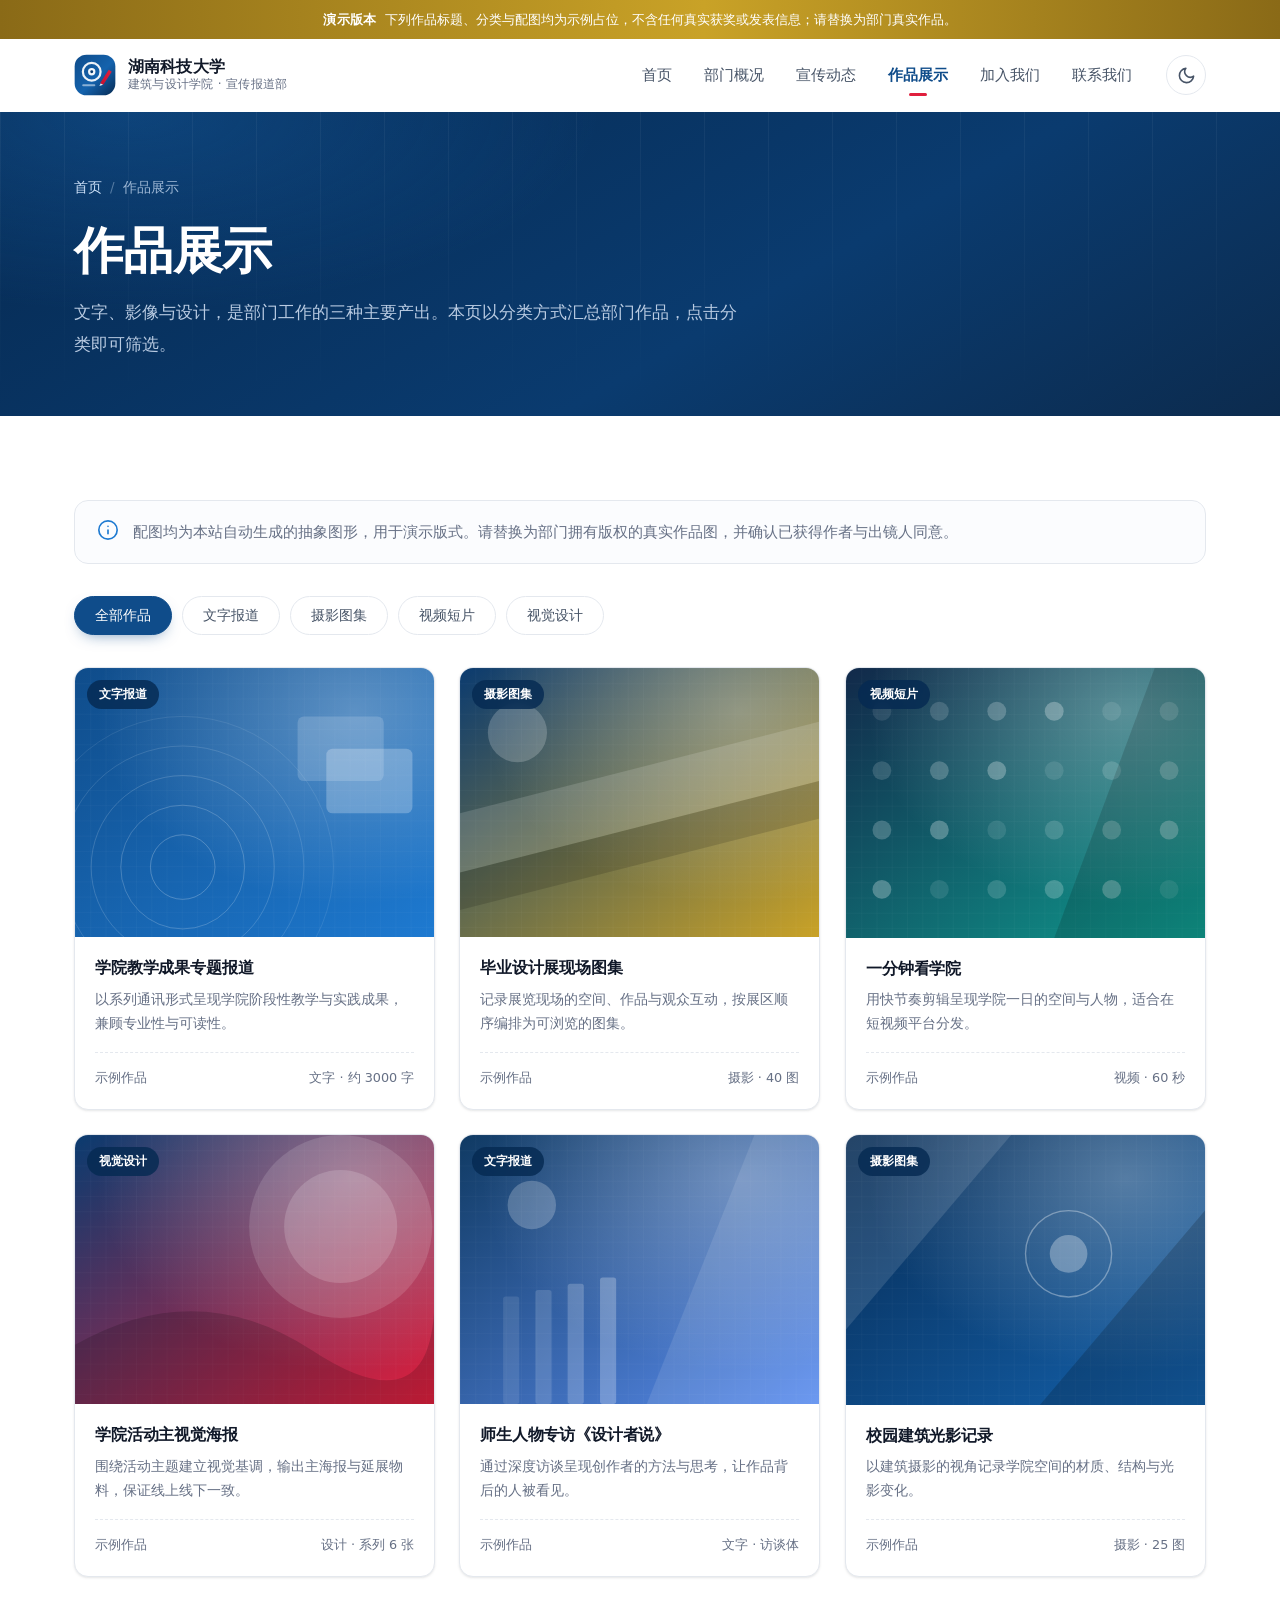
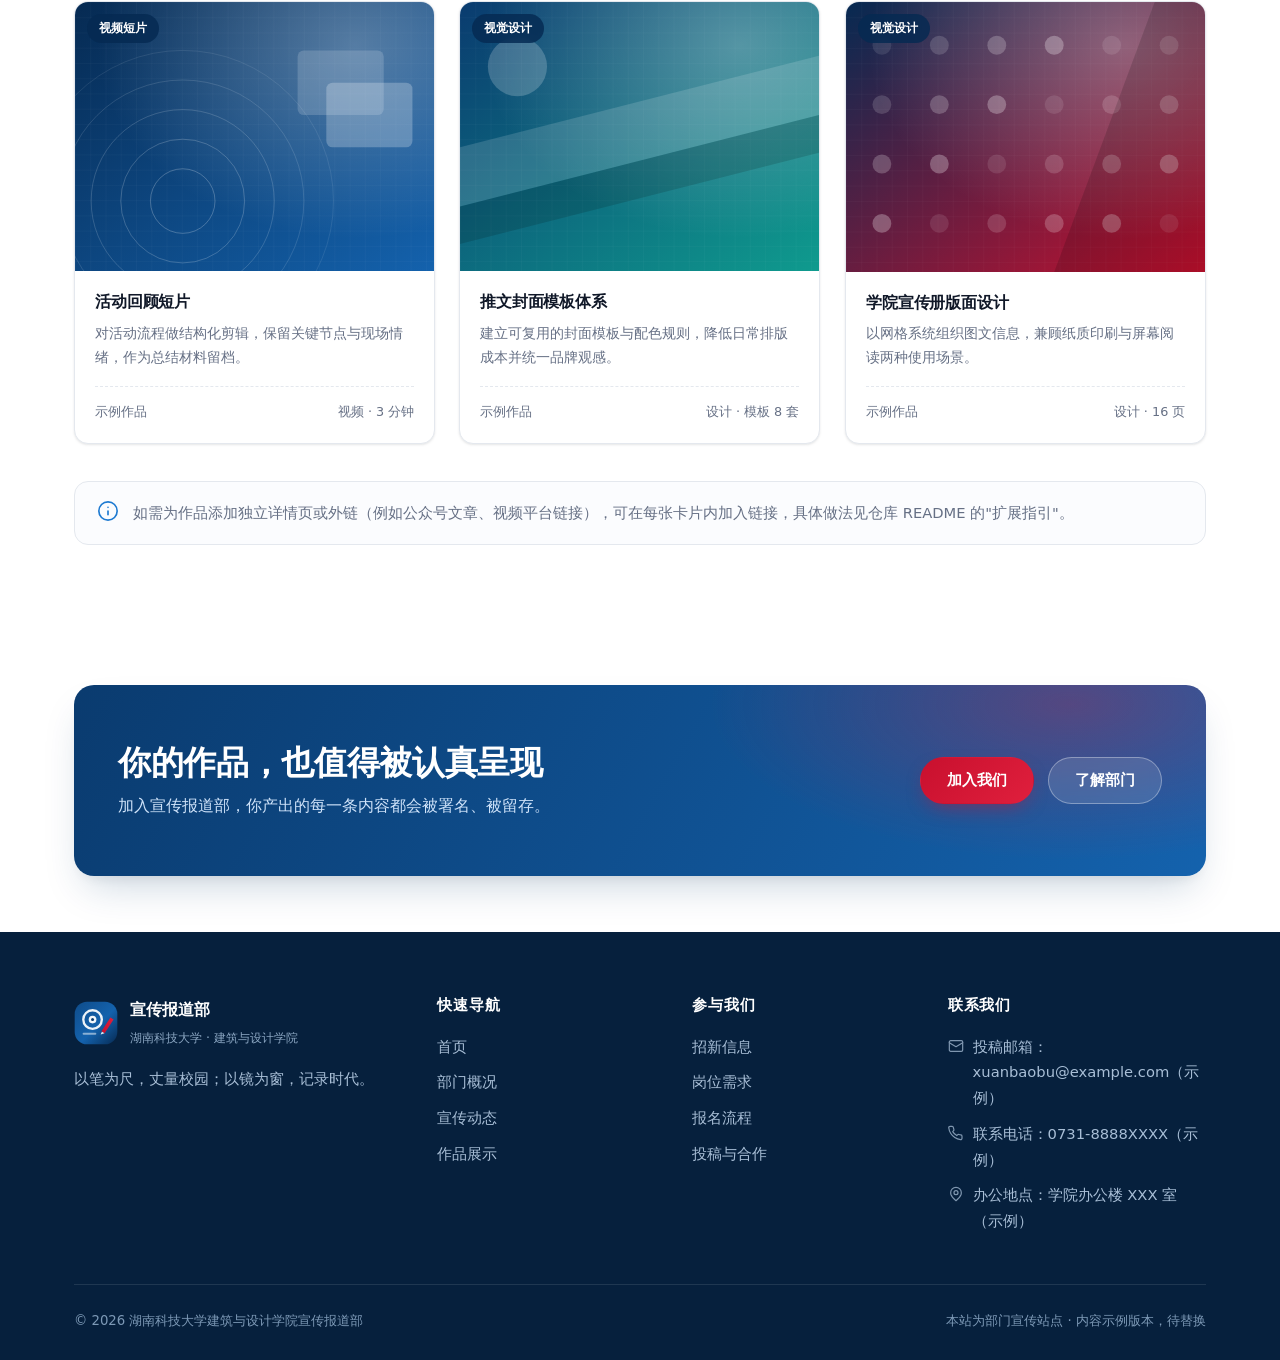
<file: works.html>
<!DOCTYPE html>
<html lang="zh-CN" data-theme="light">
<head>
<meta charset="UTF-8">
<meta name="viewport" content="width=device-width, initial-scale=1">
<title>作品展示 · 宣传报道部 · 湖南科技大学建筑与设计学院</title>
<meta name="description" content="湖南科技大学建筑与设计学院宣传报道部作品展示：文字报道、图集摄影、视频短片与视觉设计。">
<meta name="theme-color" content="#0a3b6f">
<link rel="icon" href="assets/img/favicon.svg" type="image/svg+xml">
<link rel="stylesheet" href="assets/css/style.css">
<script>
(function () {
  try {
    var t = localStorage.getItem("hnust-xb-theme");
    if (!t) {
      t = window.matchMedia && window.matchMedia("(prefers-color-scheme: dark)").matches ? "dark" : "light";
    }
    document.documentElement.setAttribute("data-theme", t);
  } catch (e) {}
})();
</script>
</head>
<body>
<a class="skip-link" href="#main">跳到主要内容</a>

<!-- 【演示版提示条】正式上线前删除本段 -->
<div class="demo-banner">
  <div class="container">
    <strong>演示版本</strong>
    <span>下列作品标题、分类与配图均为示例占位，不含任何真实获奖或发表信息；请替换为部门真实作品。</span>
  </div>
</div>

<header class="site-header" id="siteHeader">
  <div class="container header-inner">
    <a class="brand" href="index.html" aria-label="宣传报道部首页">
      <img class="brand-mark" src="assets/img/logo.svg" alt="" width="42" height="42">
      <span class="brand-text">
        <strong>湖南科技大学</strong>
        <small>建筑与设计学院 · 宣传报道部</small>
      </span>
    </a>
    <nav class="nav" id="primaryNav" aria-label="主导航">
      <a class="nav-link" href="index.html">首页</a>
      <a class="nav-link" href="about.html">部门概况</a>
      <a class="nav-link" href="news.html">宣传动态</a>
      <a class="nav-link" href="works.html">作品展示</a>
      <a class="nav-link" href="join.html">加入我们</a>
      <a class="nav-link" href="contact.html">联系我们</a>
    </nav>
    <div class="header-actions">
      <button class="icon-btn" id="themeToggle" type="button" aria-label="切换到深色主题" title="切换主题">
        <svg viewBox="0 0 24 24" fill="none" stroke="currentColor" stroke-width="2" stroke-linecap="round" stroke-linejoin="round" aria-hidden="true"><path d="M21 12.79A9 9 0 1 1 11.21 3 7 7 0 0 0 21 12.79z"/></svg>
      </button>
      <button class="menu-btn" id="menuBtn" type="button" aria-label="打开导航菜单" aria-expanded="false" aria-controls="primaryNav">
        <svg class="icon-menu" viewBox="0 0 24 24" fill="none" stroke="currentColor" stroke-width="2" stroke-linecap="round" aria-hidden="true"><path d="M3 6h18M3 12h18M3 18h18"/></svg>
        <svg class="icon-close" viewBox="0 0 24 24" fill="none" stroke="currentColor" stroke-width="2" stroke-linecap="round" aria-hidden="true"><path d="M18 6 6 18M6 6l12 12"/></svg>
      </button>
    </div>
  </div>
</header>

<main id="main">

  <section class="page-hero">
    <div class="container">
      <nav class="breadcrumb" aria-label="面包屑">
        <a href="index.html">首页</a>
        <span class="sep">/</span>
        <span>作品展示</span>
      </nav>
      <h1>作品展示</h1>
      <p class="lead">文字、影像与设计，是部门工作的三种主要产出。本页以分类方式汇总部门作品，点击分类即可筛选。</p>
    </div>
  </section>

  <section class="section">
    <div class="container">

      <div class="notice reveal" style="margin-bottom:32px">
        <svg class="notice__icon" viewBox="0 0 24 24" fill="none" stroke="currentColor" stroke-width="1.8" stroke-linecap="round" stroke-linejoin="round" aria-hidden="true"><circle cx="12" cy="12" r="10"/><path d="M12 16v-4M12 8h.01"/></svg>
        <p>配图均为本站自动生成的抽象图形，用于演示版式。请替换为部门拥有版权的真实作品图，并确认已获得作者与出镜人同意。</p>
      </div>

      <div class="filter-bar reveal" role="group" aria-label="作品分类筛选">
        <button class="filter-btn is-active" type="button" data-filter="all" aria-pressed="true">全部作品</button>
        <button class="filter-btn" type="button" data-filter="text" aria-pressed="false">文字报道</button>
        <button class="filter-btn" type="button" data-filter="photo" aria-pressed="false">摄影图集</button>
        <button class="filter-btn" type="button" data-filter="video" aria-pressed="false">视频短片</button>
        <button class="filter-btn" type="button" data-filter="design" aria-pressed="false">视觉设计</button>
      </div>

      <div class="work-grid">

        <article class="work-card reveal" data-category="text">
          <div class="work-card__media">
            <span class="work-card__cat">文字报道</span>
            <img src="assets/img/cover-work-1.svg" alt="示例作品配图" width="800" height="600" loading="lazy">
          </div>
          <div class="work-card__body">
            <h3>学院教学成果专题报道</h3>
            <p>以系列通讯形式呈现学院阶段性教学与实践成果，兼顾专业性与可读性。</p>
            <div class="work-card__foot"><span>示例作品</span><span>文字 · 约 3000 字</span></div>
          </div>
        </article>

        <article class="work-card reveal" data-delay="60" data-category="photo">
          <div class="work-card__media">
            <span class="work-card__cat">摄影图集</span>
            <img src="assets/img/cover-work-2.svg" alt="示例作品配图" width="800" height="600" loading="lazy">
          </div>
          <div class="work-card__body">
            <h3>毕业设计展现场图集</h3>
            <p>记录展览现场的空间、作品与观众互动，按展区顺序编排为可浏览的图集。</p>
            <div class="work-card__foot"><span>示例作品</span><span>摄影 · 40 图</span></div>
          </div>
        </article>

        <article class="work-card reveal" data-delay="120" data-category="video">
          <div class="work-card__media">
            <span class="work-card__cat">视频短片</span>
            <img src="assets/img/cover-work-3.svg" alt="示例作品配图" width="800" height="600" loading="lazy">
          </div>
          <div class="work-card__body">
            <h3>一分钟看学院</h3>
            <p>用快节奏剪辑呈现学院一日的空间与人物，适合在短视频平台分发。</p>
            <div class="work-card__foot"><span>示例作品</span><span>视频 · 60 秒</span></div>
          </div>
        </article>

        <article class="work-card reveal" data-category="design">
          <div class="work-card__media">
            <span class="work-card__cat">视觉设计</span>
            <img src="assets/img/cover-work-4.svg" alt="示例作品配图" width="800" height="600" loading="lazy">
          </div>
          <div class="work-card__body">
            <h3>学院活动主视觉海报</h3>
            <p>围绕活动主题建立视觉基调，输出主海报与延展物料，保证线上线下一致。</p>
            <div class="work-card__foot"><span>示例作品</span><span>设计 · 系列 6 张</span></div>
          </div>
        </article>

        <article class="work-card reveal" data-delay="60" data-category="text">
          <div class="work-card__media">
            <span class="work-card__cat">文字报道</span>
            <img src="assets/img/cover-work-5.svg" alt="示例作品配图" width="800" height="600" loading="lazy">
          </div>
          <div class="work-card__body">
            <h3>师生人物专访《设计者说》</h3>
            <p>通过深度访谈呈现创作者的方法与思考，让作品背后的人被看见。</p>
            <div class="work-card__foot"><span>示例作品</span><span>文字 · 访谈体</span></div>
          </div>
        </article>

        <article class="work-card reveal" data-delay="120" data-category="photo">
          <div class="work-card__media">
            <span class="work-card__cat">摄影图集</span>
            <img src="assets/img/cover-work-6.svg" alt="示例作品配图" width="800" height="600" loading="lazy">
          </div>
          <div class="work-card__body">
            <h3>校园建筑光影记录</h3>
            <p>以建筑摄影的视角记录学院空间的材质、结构与光影变化。</p>
            <div class="work-card__foot"><span>示例作品</span><span>摄影 · 25 图</span></div>
          </div>
        </article>

        <article class="work-card reveal" data-delay="180" data-category="video">
          <div class="work-card__media">
            <span class="work-card__cat">视频短片</span>
            <img src="assets/img/cover-work-7.svg" alt="示例作品配图" width="800" height="600" loading="lazy">
          </div>
          <div class="work-card__body">
            <h3>活动回顾短片</h3>
            <p>对活动流程做结构化剪辑，保留关键节点与现场情绪，作为总结材料留档。</p>
            <div class="work-card__foot"><span>示例作品</span><span>视频 · 3 分钟</span></div>
          </div>
        </article>

        <article class="work-card reveal" data-delay="240" data-category="design">
          <div class="work-card__media">
            <span class="work-card__cat">视觉设计</span>
            <img src="assets/img/cover-work-8.svg" alt="示例作品配图" width="800" height="600" loading="lazy">
          </div>
          <div class="work-card__body">
            <h3>推文封面模板体系</h3>
            <p>建立可复用的封面模板与配色规则，降低日常排版成本并统一品牌观感。</p>
            <div class="work-card__foot"><span>示例作品</span><span>设计 · 模板 8 套</span></div>
          </div>
        </article>

        <article class="work-card reveal" data-delay="300" data-category="design">
          <div class="work-card__media">
            <span class="work-card__cat">视觉设计</span>
            <img src="assets/img/cover-work-9.svg" alt="示例作品配图" width="800" height="600" loading="lazy">
          </div>
          <div class="work-card__body">
            <h3>学院宣传册版面设计</h3>
            <p>以网格系统组织图文信息，兼顾纸质印刷与屏幕阅读两种使用场景。</p>
            <div class="work-card__foot"><span>示例作品</span><span>设计 · 16 页</span></div>
          </div>
        </article>

      </div>

      <div class="notice" style="margin-top:36px">
        <svg class="notice__icon" viewBox="0 0 24 24" fill="none" stroke="currentColor" stroke-width="1.8" stroke-linecap="round" stroke-linejoin="round" aria-hidden="true"><circle cx="12" cy="12" r="10"/><path d="M12 16v-4M12 8h.01"/></svg>
        <p>如需为作品添加独立详情页或外链（例如公众号文章、视频平台链接），可在每张卡片内加入链接，具体做法见仓库 README 的"扩展指引"。</p>
      </div>

    </div>
  </section>

  <section class="section section--tight">
    <div class="container">
      <div class="cta-band reveal">
        <div>
          <h2>你的作品，也值得被认真呈现</h2>
          <p>加入宣传报道部，你产出的每一条内容都会被署名、被留存。</p>
        </div>
        <div class="btn-row">
          <a class="btn btn--accent" href="join.html">加入我们</a>
          <a class="btn btn--light" href="about.html">了解部门</a>
        </div>
      </div>
    </div>
  </section>

</main>

<footer class="site-footer">
  <div class="container">
    <div class="footer-grid">
      <div>
        <div class="footer-brand">
          <img src="assets/img/logo.svg" alt="" width="44" height="44">
          <span>
            <strong>宣传报道部</strong>
            <small>湖南科技大学 · 建筑与设计学院</small>
          </span>
        </div>
        <p>以笔为尺，丈量校园；以镜为窗，记录时代。</p>
      </div>
      <div>
        <h3>快速导航</h3>
        <ul class="footer-links">
          <li><a href="index.html">首页</a></li>
          <li><a href="about.html">部门概况</a></li>
          <li><a href="news.html">宣传动态</a></li>
          <li><a href="works.html">作品展示</a></li>
        </ul>
      </div>
      <div>
        <h3>参与我们</h3>
        <ul class="footer-links">
          <li><a href="join.html">招新信息</a></li>
          <li><a href="join.html#positions">岗位需求</a></li>
          <li><a href="join.html#flow">报名流程</a></li>
          <li><a href="contact.html">投稿与合作</a></li>
        </ul>
      </div>
      <div>
        <h3>联系我们</h3>
        <ul class="footer-contact">
          <li>
            <svg viewBox="0 0 24 24" fill="none" stroke="currentColor" stroke-width="1.8" stroke-linecap="round" stroke-linejoin="round" aria-hidden="true"><rect x="2" y="4" width="20" height="16" rx="2"/><path d="m2 7 10 6 10-6"/></svg>
            <span>投稿邮箱：xuanbaobu@example.com（示例）</span>
          </li>
          <li>
            <svg viewBox="0 0 24 24" fill="none" stroke="currentColor" stroke-width="1.8" stroke-linecap="round" stroke-linejoin="round" aria-hidden="true"><path d="M21 16.9v3a2 2 0 0 1-2.2 2 19.8 19.8 0 0 1-8.6-3.1 19.5 19.5 0 0 1-6-6A19.8 19.8 0 0 1 1.1 4.2 2 2 0 0 1 3.1 2h3a2 2 0 0 1 2 1.7c.1 1 .4 2 .7 2.9a2 2 0 0 1-.5 2.1L7.1 9.9a16 16 0 0 0 6 6l1.2-1.2a2 2 0 0 1 2.1-.5c.9.3 1.9.6 2.9.7a2 2 0 0 1 1.7 2Z"/></svg>
            <span>联系电话：0731-8888XXXX（示例）</span>
          </li>
          <li>
            <svg viewBox="0 0 24 24" fill="none" stroke="currentColor" stroke-width="1.8" stroke-linecap="round" stroke-linejoin="round" aria-hidden="true"><path d="M20 10c0 6-8 12-8 12S4 16 4 10a8 8 0 0 1 16 0Z"/><circle cx="12" cy="10" r="3"/></svg>
            <span>办公地点：学院办公楼 XXX 室（示例）</span>
          </li>
        </ul>
      </div>
    </div>
    <div class="footer-bottom">
      <p>© <span data-year>2025</span> 湖南科技大学建筑与设计学院宣传报道部</p>
      <p>本站为部门宣传站点 · 内容示例版本，待替换</p>
    </div>
  </div>
</footer>

<button class="to-top" id="toTop" type="button" aria-label="返回页面顶部">
  <svg viewBox="0 0 24 24" fill="none" stroke="currentColor" stroke-width="2.2" stroke-linecap="round" stroke-linejoin="round" aria-hidden="true"><path d="M12 19V5M5 12l7-7 7 7"/></svg>
</button>

<script src="assets/js/main.js" defer></script>
</body>
</html>
</file>
<file: assets/css/style.css>
/* ==========================================================================
   湖南科技大学 建筑与设计学院 宣传报道部 —— 站点主样式
   纯静态、无依赖、无构建步骤。所有颜色/圆角/阴影均由 CSS 变量驱动。
   ========================================================================== */

/* ---------- 1. 设计令牌 ---------- */
:root {
  /* 品牌色：深蓝（学术、稳重） */
  --brand-900: #062a52;
  --brand-800: #0a3b6f;
  --brand-700: #0f4c8a;
  --brand-600: #1462ad;
  --brand-500: #1e7ad1;
  --brand-200: #bcd8f5;
  --brand-100: #e3eefb;
  --brand-50: #f2f7fd;

  /* 强调色：朱红（宣传属性） */
  --accent-600: #c8102e;
  --accent-500: #e01f3d;
  --accent-100: #fdeaed;

  /* 辅助色 */
  --gold-500: #c9a227;
  --teal-500: #0f9b8e;

  /* 中性色 */
  --ink-900: #101828;
  --ink-800: #1d2939;
  --ink-700: #344054;
  --ink-600: #475467;
  --ink-500: #667085;
  --ink-400: #98a2b3;
  --ink-300: #d0d5dd;
  --ink-200: #e4e7ec;
  --ink-100: #eef1f5;
  --ink-50: #f8fafc;

  /* 语义色（浅色主题） */
  --bg: #ffffff;
  --bg-soft: #f7f9fc;
  --surface: #ffffff;
  --surface-2: #fbfcfe;
  --border: #e4e8ee;
  --text: var(--ink-800);
  --text-muted: var(--ink-500);
  --heading: var(--ink-900);

  /* 排版 */
  --font-sans: "PingFang SC", "HarmonyOS Sans SC", "Source Han Sans SC",
    "Noto Sans SC", "Microsoft YaHei", "Hiragino Sans GB", system-ui,
    -apple-system, "Segoe UI", Roboto, Helvetica, Arial, sans-serif;
  --font-serif: "Songti SC", "Source Han Serif SC", "Noto Serif SC", Georgia,
    "Times New Roman", serif;

  /* 尺寸 */
  --container: 1180px;
  --radius-sm: 8px;
  --radius: 14px;
  --radius-lg: 20px;
  --radius-pill: 999px;

  /* 阴影 */
  --shadow-xs: 0 1px 2px rgba(16, 24, 40, 0.05);
  --shadow-sm: 0 1px 3px rgba(16, 24, 40, 0.08), 0 1px 2px rgba(16, 24, 40, 0.04);
  --shadow-md: 0 6px 16px -4px rgba(16, 24, 40, 0.1), 0 2px 6px -2px rgba(16, 24, 40, 0.06);
  --shadow-lg: 0 20px 40px -12px rgba(10, 59, 111, 0.22), 0 8px 16px -8px rgba(16, 24, 40, 0.1);

  /* 动效 */
  --ease: cubic-bezier(0.22, 0.61, 0.36, 1);
  --dur: 0.28s;

  /* 顶栏高度 */
  --header-h: 72px;
  color-scheme: light;
}

/* 深色主题 */
html[data-theme="dark"] {
  --bg: #0b1220;
  --bg-soft: #0e1729;
  --surface: #111c30;
  --surface-2: #16233a;
  --border: #22304a;
  --text: #d7dee9;
  --text-muted: #93a2b8;
  --heading: #f2f6fb;

  --brand-50: #0f1c31;
  --brand-100: #14273f;
  --brand-200: #1d3b5e;

  --ink-100: #1b2739;
  --ink-200: #22304a;

  --shadow-sm: 0 1px 3px rgba(0, 0, 0, 0.5);
  --shadow-md: 0 8px 20px -6px rgba(0, 0, 0, 0.6);
  --shadow-lg: 0 24px 48px -16px rgba(0, 0, 0, 0.7);
  color-scheme: dark;
}

/* 深色主题下的对比度修正：以下元素在浅色主题里用了深色文字，需单独提亮 */
html[data-theme="dark"] {
  --accent-100: rgba(200, 16, 46, 0.22);
}

html[data-theme="dark"] .eyebrow {
  color: #7fb4e8;
}

html[data-theme="dark"] .icon-btn,
html[data-theme="dark"] .menu-btn {
  color: var(--text-muted);
}

html[data-theme="dark"] .icon-btn:hover,
html[data-theme="dark"] .menu-btn:hover {
  color: #cfe3fa;
  background: var(--brand-100);
  border-color: var(--brand-200);
}

html[data-theme="dark"] .btn--ghost {
  color: var(--text);
}

html[data-theme="dark"] .btn--ghost:hover {
  color: #cfe3fa;
  background: var(--brand-100);
  border-color: var(--brand-200);
}

html[data-theme="dark"] .filter-btn {
  color: var(--text-muted);
}

html[data-theme="dark"] .filter-btn:hover {
  color: #cfe3fa;
  border-color: var(--brand-200);
}

/* ---------- 2. 基础重置 ---------- */
*,
*::before,
*::after {
  box-sizing: border-box;
}

html {
  scroll-behavior: smooth;
  -webkit-text-size-adjust: 100%;
}

body {
  margin: 0;
  font-family: var(--font-sans);
  font-size: 16px;
  line-height: 1.75;
  color: var(--text);
  background: var(--bg);
  -webkit-font-smoothing: antialiased;
  -moz-osx-font-smoothing: grayscale;
  overflow-x: hidden;
}

body.nav-open {
  overflow: hidden;
}

img,
svg,
video {
  max-width: 100%;
  height: auto;
  display: block;
}

a {
  color: var(--brand-600);
  text-decoration: none;
  transition: color var(--dur) var(--ease);
}

a:hover {
  color: var(--accent-600);
}

h1,
h2,
h3,
h4 {
  margin: 0 0 0.6em;
  color: var(--heading);
  font-weight: 700;
  line-height: 1.3;
  letter-spacing: -0.01em;
}

h1 {
  font-size: clamp(2rem, 4.2vw, 3.15rem);
}
h2 {
  font-size: clamp(1.5rem, 2.6vw, 2.1rem);
}
h3 {
  font-size: 1.2rem;
}

p {
  margin: 0 0 1em;
}

ul,
ol {
  margin: 0 0 1em;
  padding-left: 1.25em;
}

li {
  margin-bottom: 0.35em;
}

:focus-visible {
  outline: 3px solid var(--brand-500);
  outline-offset: 3px;
  border-radius: 4px;
}

::selection {
  background: var(--brand-600);
  color: #fff;
}

/* 跳转到主内容（无障碍） */
.skip-link {
  position: absolute;
  left: 12px;
  top: -60px;
  z-index: 200;
  padding: 10px 18px;
  background: var(--brand-800);
  color: #fff;
  border-radius: var(--radius-sm);
  transition: top 0.2s var(--ease);
}

.skip-link:focus {
  top: 12px;
  color: #fff;
}

/* ---------- 3. 布局工具 ---------- */
.container {
  width: 100%;
  max-width: var(--container);
  margin-inline: auto;
  padding-inline: 24px;
}

.section {
  padding: 84px 0;
}

.section--tight {
  padding: 56px 0;
}

.section--soft {
  background: var(--bg-soft);
}

.section--brand {
  background:
    radial-gradient(1100px 420px at 15% -10%, rgba(30, 122, 209, 0.22), transparent 62%),
    radial-gradient(760px 360px at 92% 110%, rgba(200, 16, 46, 0.16), transparent 60%),
    var(--brand-900);
  color: #e8f0fa;
}

.section--brand h2,
.section--brand h3 {
  color: #fff;
}

.section--brand .lead,
.section--brand p {
  color: #b9cbe2;
}

.section-head {
  max-width: 720px;
  margin-bottom: 44px;
}

.section-head--center {
  margin-inline: auto;
  text-align: center;
}

.eyebrow {
  display: inline-flex;
  align-items: center;
  gap: 8px;
  margin-bottom: 14px;
  font-size: 0.8rem;
  font-weight: 700;
  letter-spacing: 0.16em;
  text-transform: uppercase;
  color: var(--brand-600);
}

.section--brand .eyebrow {
  color: #7fb4e8;
}

.eyebrow::before {
  content: "";
  width: 26px;
  height: 3px;
  border-radius: 2px;
  background: var(--accent-500);
}

.lead {
  font-size: 1.06rem;
  color: var(--text-muted);
  line-height: 1.85;
}

.grid {
  display: grid;
  gap: 24px;
}

.grid--2 {
  grid-template-columns: repeat(2, minmax(0, 1fr));
}
.grid--3 {
  grid-template-columns: repeat(3, minmax(0, 1fr));
}
.grid--4 {
  grid-template-columns: repeat(4, minmax(0, 1fr));
}

.stack-sm > * + * {
  margin-top: 12px;
}

/* ---------- 3.5 演示版提示条（正式上线后删除各页面 body 开头的 .demo-banner 区块即可） ---------- */
.demo-banner {
  position: relative;
  z-index: 110;
  background: linear-gradient(90deg, #8a6a17, #c9a227 55%, #8a6a17);
  color: #fff;
  font-size: 0.82rem;
  line-height: 1.6;
}

.demo-banner .container {
  display: flex;
  flex-wrap: wrap;
  align-items: center;
  justify-content: center;
  gap: 8px;
  padding-block: 9px;
  text-align: center;
}

.demo-banner strong {
  font-weight: 700;
  letter-spacing: 0.02em;
}

/* ---------- 4. 顶栏 ---------- */
.site-header {
  position: sticky;
  top: 0;
  z-index: 100;
  background: color-mix(in srgb, var(--bg) 88%, transparent);
  backdrop-filter: saturate(180%) blur(14px);
  -webkit-backdrop-filter: saturate(180%) blur(14px);
  border-bottom: 1px solid transparent;
  transition: border-color var(--dur) var(--ease), box-shadow var(--dur) var(--ease),
    background var(--dur) var(--ease);
}

.site-header.is-scrolled {
  border-bottom-color: var(--border);
  box-shadow: var(--shadow-xs);
}

.header-inner {
  display: flex;
  align-items: center;
  gap: 20px;
  min-height: var(--header-h);
}

.brand {
  display: flex;
  align-items: center;
  gap: 12px;
  color: var(--heading);
  flex-shrink: 0;
}

.brand:hover {
  color: var(--heading);
}

.brand-mark {
  width: 42px;
  height: 42px;
  flex-shrink: 0;
}

.brand-text {
  display: flex;
  flex-direction: column;
  line-height: 1.25;
}

.brand-text strong {
  font-size: 1rem;
  font-weight: 700;
  letter-spacing: 0.01em;
}

.brand-text small {
  font-size: 0.76rem;
  color: var(--text-muted);
  letter-spacing: 0.02em;
}

.nav {
  display: flex;
  align-items: center;
  gap: 4px;
  margin-left: auto;
}

.nav-link {
  position: relative;
  padding: 9px 14px;
  border-radius: var(--radius-pill);
  font-size: 0.94rem;
  font-weight: 500;
  color: var(--ink-600);
  white-space: nowrap;
  transition: background var(--dur) var(--ease), color var(--dur) var(--ease);
}

html[data-theme="dark"] .nav-link {
  color: var(--text-muted);
}

.nav-link:hover {
  background: var(--brand-50);
  color: var(--brand-700);
}

html[data-theme="dark"] .nav-link:hover {
  background: var(--brand-100);
  color: #cfe3fa;
}

.nav-link.is-active {
  color: var(--brand-700);
  font-weight: 700;
}

html[data-theme="dark"] .nav-link.is-active {
  color: #9cc6f5;
}

.nav-link.is-active::after {
  content: "";
  position: absolute;
  left: 50%;
  bottom: 1px;
  width: 18px;
  height: 3px;
  border-radius: 2px;
  background: var(--accent-500);
  transform: translateX(-50%);
}

.header-actions {
  display: flex;
  align-items: center;
  gap: 8px;
}

.icon-btn,
.menu-btn {
  display: inline-flex;
  align-items: center;
  justify-content: center;
  width: 40px;
  height: 40px;
  padding: 0;
  border: 1px solid var(--border);
  border-radius: 50%;
  background: var(--surface);
  color: var(--ink-600);
  cursor: pointer;
  transition: background var(--dur) var(--ease), color var(--dur) var(--ease),
    border-color var(--dur) var(--ease);
}

.icon-btn:hover,
.menu-btn:hover {
  background: var(--brand-50);
  color: var(--brand-700);
  border-color: var(--brand-200);
}

.icon-btn svg,
.menu-btn svg {
  width: 19px;
  height: 19px;
}

.menu-btn {
  display: none;
}

.menu-btn .icon-close {
  display: none;
}

body.nav-open .menu-btn .icon-close {
  display: block;
}

body.nav-open .menu-btn .icon-menu {
  display: none;
}

/* ---------- 5. 按钮 ---------- */
.btn {
  display: inline-flex;
  align-items: center;
  justify-content: center;
  gap: 9px;
  padding: 13px 26px;
  border: 1px solid transparent;
  border-radius: var(--radius-pill);
  font-family: inherit;
  font-size: 0.96rem;
  font-weight: 600;
  line-height: 1.2;
  cursor: pointer;
  text-align: center;
  transition: transform var(--dur) var(--ease), background var(--dur) var(--ease),
    color var(--dur) var(--ease), box-shadow var(--dur) var(--ease),
    border-color var(--dur) var(--ease);
}

.btn:hover {
  transform: translateY(-2px);
}

.btn:active {
  transform: translateY(0);
}

.btn svg {
  width: 17px;
  height: 17px;
}

.btn--primary {
  background: linear-gradient(135deg, var(--brand-700), var(--brand-500));
  color: #fff;
  box-shadow: 0 8px 20px -8px rgba(15, 76, 138, 0.65);
}

.btn--primary:hover {
  color: #fff;
  box-shadow: 0 14px 28px -10px rgba(15, 76, 138, 0.7);
}

.btn--accent {
  background: linear-gradient(135deg, var(--accent-600), var(--accent-500));
  color: #fff;
  box-shadow: 0 8px 20px -8px rgba(200, 16, 46, 0.6);
}

.btn--accent:hover {
  color: #fff;
  box-shadow: 0 14px 28px -10px rgba(200, 16, 46, 0.7);
}

.btn--ghost {
  background: transparent;
  border-color: var(--border);
  color: var(--ink-700);
}

.btn--ghost:hover {
  border-color: var(--brand-500);
  color: var(--brand-700);
  background: var(--brand-50);
}

.btn--light {
  background: rgba(255, 255, 255, 0.12);
  border-color: rgba(255, 255, 255, 0.34);
  color: #fff;
  backdrop-filter: blur(6px);
}

.btn--light:hover {
  background: rgba(255, 255, 255, 0.2);
  color: #fff;
}

.btn--sm {
  padding: 9px 18px;
  font-size: 0.88rem;
}

.btn--block {
  width: 100%;
}

.btn-row {
  display: flex;
  flex-wrap: wrap;
  gap: 14px;
}

/* ---------- 6. 首页 Hero ---------- */
.hero {
  position: relative;
  overflow: hidden;
  background:
    radial-gradient(950px 480px at 8% 0%, rgba(30, 122, 209, 0.38), transparent 60%),
    radial-gradient(780px 420px at 96% 96%, rgba(200, 16, 46, 0.3), transparent 58%),
    linear-gradient(160deg, #062a52 0%, #0a3b6f 46%, #0d2b4f 100%);
  color: #eaf2fb;
  padding: 96px 0 88px;
}

.hero::before {
  content: "";
  position: absolute;
  inset: 0;
  background-image:
    linear-gradient(rgba(255, 255, 255, 0.05) 1px, transparent 1px),
    linear-gradient(90deg, rgba(255, 255, 255, 0.05) 1px, transparent 1px);
  background-size: 56px 56px;
  mask-image: radial-gradient(75% 70% at 50% 40%, #000 25%, transparent 100%);
  -webkit-mask-image: radial-gradient(75% 70% at 50% 40%, #000 25%, transparent 100%);
  pointer-events: none;
}

.hero::after {
  content: "";
  position: absolute;
  width: 520px;
  height: 520px;
  right: -140px;
  top: -180px;
  border-radius: 50%;
  background: radial-gradient(circle, rgba(224, 31, 61, 0.3), transparent 68%);
  filter: blur(10px);
  pointer-events: none;
}

.hero-inner {
  position: relative;
  z-index: 1;
  display: grid;
  grid-template-columns: minmax(0, 1.08fr) minmax(0, 0.92fr);
  gap: 56px;
  align-items: center;
}

.hero-badge {
  display: inline-flex;
  align-items: center;
  gap: 9px;
  padding: 7px 16px;
  margin-bottom: 22px;
  border: 1px solid rgba(255, 255, 255, 0.24);
  border-radius: var(--radius-pill);
  background: rgba(255, 255, 255, 0.1);
  font-size: 0.82rem;
  font-weight: 600;
  letter-spacing: 0.05em;
  color: #cfe3fa;
}

.hero-badge .dot {
  width: 7px;
  height: 7px;
  border-radius: 50%;
  background: #46d17f;
  box-shadow: 0 0 0 4px rgba(70, 209, 127, 0.22);
}

.hero h1 {
  color: #fff;
  margin-bottom: 20px;
  letter-spacing: -0.02em;
}

.hero h1 .grad {
  background: linear-gradient(100deg, #7fb4e8 0%, #ffd76a 52%, #ff8fa3 100%);
  -webkit-background-clip: text;
  background-clip: text;
  -webkit-text-fill-color: transparent;
  color: transparent;
}

.hero-tagline {
  font-family: var(--font-serif);
  font-size: clamp(1.06rem, 1.8vw, 1.32rem);
  line-height: 1.9;
  color: #c6d8ee;
  max-width: 34em;
  margin-bottom: 30px;
}

.hero .btn-row {
  margin-bottom: 44px;
}

.hero-stats {
  display: grid;
  grid-template-columns: repeat(3, minmax(0, 1fr));
  gap: 12px;
  padding-top: 28px;
  border-top: 1px solid rgba(255, 255, 255, 0.16);
}

.hero-stat .num {
  display: block;
  font-size: clamp(1.6rem, 3vw, 2.1rem);
  font-weight: 800;
  line-height: 1.15;
  color: #fff;
  font-variant-numeric: tabular-nums;
}

.hero-stat .num .unit {
  font-size: 0.58em;
  font-weight: 600;
  margin-left: 3px;
  color: #9fc3e8;
}

.hero-stat .label {
  font-size: 0.82rem;
  color: #9db7d4;
  letter-spacing: 0.02em;
}

/* Hero 右侧卡片 */
.hero-card {
  position: relative;
  padding: 28px;
  border: 1px solid rgba(255, 255, 255, 0.18);
  border-radius: var(--radius-lg);
  background: rgba(255, 255, 255, 0.09);
  backdrop-filter: blur(16px);
  -webkit-backdrop-filter: blur(16px);
  box-shadow: 0 30px 60px -24px rgba(0, 0, 0, 0.5);
}

.hero-card h3 {
  color: #fff;
  font-size: 1.02rem;
  letter-spacing: 0.04em;
  margin-bottom: 18px;
  padding-bottom: 14px;
  border-bottom: 1px solid rgba(255, 255, 255, 0.16);
}

.hero-card .pill-list {
  display: flex;
  flex-wrap: wrap;
  gap: 9px;
  margin: 0;
  padding: 0;
  list-style: none;
}

.hero-card .pill-list li {
  margin: 0;
  padding: 7px 14px;
  border-radius: var(--radius-pill);
  background: rgba(255, 255, 255, 0.12);
  border: 1px solid rgba(255, 255, 255, 0.16);
  font-size: 0.85rem;
  color: #dbe9f8;
}

.hero-card .mini-note {
  margin: 20px 0 0;
  font-size: 0.8rem;
  color: #9db7d4;
  line-height: 1.7;
}

/* ---------- 7. 卡片 ---------- */
.card {
  position: relative;
  display: flex;
  flex-direction: column;
  padding: 28px;
  background: var(--surface);
  border: 1px solid var(--border);
  border-radius: var(--radius);
  box-shadow: var(--shadow-sm);
  transition: transform var(--dur) var(--ease), box-shadow var(--dur) var(--ease),
    border-color var(--dur) var(--ease);
}

.card:hover {
  transform: translateY(-4px);
  box-shadow: var(--shadow-md);
  border-color: var(--brand-200);
}

.card__icon {
  display: inline-flex;
  align-items: center;
  justify-content: center;
  width: 50px;
  height: 50px;
  margin-bottom: 18px;
  border-radius: 14px;
  background: var(--brand-50);
  color: var(--brand-600);
}

html[data-theme="dark"] .card__icon {
  background: var(--brand-100);
  color: #8fbdf0;
}

.card__icon svg {
  width: 25px;
  height: 25px;
}

.card h3 {
  margin-bottom: 10px;
}

.card p {
  margin-bottom: 0;
  color: var(--text-muted);
  font-size: 0.95rem;
}

.card__meta {
  margin-top: 18px;
  padding-top: 16px;
  border-top: 1px dashed var(--border);
  font-size: 0.85rem;
  color: var(--text-muted);
}

/* 顶部彩条变体 */
.card--accent::before {
  content: "";
  position: absolute;
  inset: 0 0 auto 0;
  height: 4px;
  border-radius: var(--radius) var(--radius) 0 0;
  background: linear-gradient(90deg, var(--brand-600), var(--accent-500));
}

/* 数字/序号卡 */
.card--numbered .card__num {
  font-family: var(--font-serif);
  font-size: 2.4rem;
  font-weight: 700;
  line-height: 1;
  color: var(--brand-200);
  margin-bottom: 12px;
}

html[data-theme="dark"] .card--numbered .card__num {
  color: #35689f;
}

/* ---------- 8. 分栏（图文） ---------- */
.split {
  display: grid;
  grid-template-columns: repeat(2, minmax(0, 1fr));
  gap: 56px;
  align-items: center;
}

.split--media-right .split__media {
  order: 2;
}

.split__media {
  border-radius: var(--radius-lg);
  overflow: hidden;
  box-shadow: var(--shadow-lg);
  border: 1px solid var(--border);
}

.figure-caption {
  margin-top: 12px;
  font-size: 0.83rem;
  color: var(--text-muted);
  text-align: center;
}

/* 特性清单 */
.feature-list {
  list-style: none;
  margin: 0;
  padding: 0;
}

.feature-list li {
  position: relative;
  margin-bottom: 14px;
  padding-left: 34px;
  color: var(--text-muted);
}

.feature-list li::before {
  content: "";
  position: absolute;
  left: 0;
  top: 0.52em;
  width: 18px;
  height: 18px;
  border-radius: 50%;
  background: var(--accent-100);
}

.feature-list li::after {
  content: "";
  position: absolute;
  left: 6px;
  top: calc(0.52em + 6px);
  width: 6px;
  height: 3px;
  border-left: 2px solid var(--accent-600);
  border-bottom: 2px solid var(--accent-600);
  transform: rotate(-45deg);
}

.feature-list strong {
  color: var(--heading);
}

/* ---------- 9. 平台 / 标签 ---------- */
.tag-row {
  display: flex;
  flex-wrap: wrap;
  gap: 10px;
}

.tag {
  display: inline-flex;
  align-items: center;
  gap: 7px;
  padding: 8px 16px;
  border-radius: var(--radius-pill);
  background: var(--surface);
  border: 1px solid var(--border);
  font-size: 0.88rem;
  color: var(--ink-600);
  box-shadow: var(--shadow-xs);
}

html[data-theme="dark"] .tag {
  color: var(--text-muted);
}

.tag__dot {
  width: 8px;
  height: 8px;
  border-radius: 50%;
  background: var(--brand-500);
  flex-shrink: 0;
}

.tag__dot--accent {
  background: var(--accent-500);
}
.tag__dot--teal {
  background: var(--teal-500);
}
.tag__dot--gold {
  background: var(--gold-500);
}

/* ---------- 10. 新闻/动态列表 ---------- */
.news-list {
  display: grid;
  gap: 22px;
}

.news-item {
  display: grid;
  grid-template-columns: 210px minmax(0, 1fr);
  gap: 26px;
  padding: 22px;
  background: var(--surface);
  border: 1px solid var(--border);
  border-radius: var(--radius);
  box-shadow: var(--shadow-sm);
  transition: transform var(--dur) var(--ease), box-shadow var(--dur) var(--ease),
    border-color var(--dur) var(--ease);
}

.news-item:hover {
  transform: translateY(-3px);
  box-shadow: var(--shadow-md);
  border-color: var(--brand-200);
}

.news-item__thumb {
  border-radius: var(--radius-sm);
  overflow: hidden;
  background: var(--brand-50);
  aspect-ratio: 16 / 10;
}

.news-item__thumb img {
  width: 100%;
  height: 100%;
  object-fit: cover;
}

.news-item__body {
  display: flex;
  flex-direction: column;
  justify-content: center;
  min-width: 0;
}

.news-item__meta {
  display: flex;
  flex-wrap: wrap;
  align-items: center;
  gap: 12px;
  margin-bottom: 10px;
  font-size: 0.82rem;
  color: var(--text-muted);
}

.news-item__body h3 {
  margin-bottom: 8px;
  font-size: 1.12rem;
}

.news-item__body h3 a {
  color: inherit;
}

.news-item__body h3 a:hover {
  color: var(--brand-600);
}

.news-item__body p {
  margin-bottom: 0;
  color: var(--text-muted);
  font-size: 0.93rem;
}

.chip {
  display: inline-flex;
  align-items: center;
  padding: 3px 11px;
  border-radius: var(--radius-pill);
  background: var(--brand-50);
  color: var(--brand-700);
  font-size: 0.76rem;
  font-weight: 600;
  letter-spacing: 0.02em;
  white-space: nowrap;
}

html[data-theme="dark"] .chip {
  background: var(--brand-100);
  color: #9cc6f5;
}

.chip--accent {
  background: var(--accent-100);
  color: var(--accent-600);
}

html[data-theme="dark"] .chip--accent {
  background: rgba(200, 16, 46, 0.2);
  color: #ff9aab;
}

/* ---------- 11. 作品网格 + 筛选 ---------- */
.filter-bar {
  display: flex;
  flex-wrap: wrap;
  gap: 10px;
  margin-bottom: 32px;
}

.filter-btn {
  padding: 9px 20px;
  border: 1px solid var(--border);
  border-radius: var(--radius-pill);
  background: var(--surface);
  color: var(--ink-600);
  font-family: inherit;
  font-size: 0.9rem;
  font-weight: 500;
  cursor: pointer;
  transition: all var(--dur) var(--ease);
}

.filter-btn:hover {
  border-color: var(--brand-300, var(--brand-200));
  color: var(--brand-700);
}

.filter-btn.is-active {
  background: var(--brand-700);
  border-color: var(--brand-700);
  color: #fff;
  box-shadow: 0 6px 16px -8px rgba(15, 76, 138, 0.7);
}

.work-grid {
  display: grid;
  grid-template-columns: repeat(3, minmax(0, 1fr));
  gap: 24px;
}

.work-card {
  display: flex;
  flex-direction: column;
  background: var(--surface);
  border: 1px solid var(--border);
  border-radius: var(--radius);
  overflow: hidden;
  box-shadow: var(--shadow-sm);
  transition: transform var(--dur) var(--ease), box-shadow var(--dur) var(--ease);
}

.work-card:hover {
  transform: translateY(-4px);
  box-shadow: var(--shadow-md);
}

.work-card.is-hidden {
  display: none;
}

.work-card__media {
  position: relative;
  aspect-ratio: 4 / 3;
  overflow: hidden;
  background: var(--brand-50);
}

.work-card__media img {
  width: 100%;
  height: 100%;
  object-fit: cover;
  transition: transform 0.5s var(--ease);
}

.work-card:hover .work-card__media img {
  transform: scale(1.05);
}

.work-card__cat {
  position: absolute;
  left: 12px;
  top: 12px;
  padding: 4px 12px;
  border-radius: var(--radius-pill);
  background: rgba(6, 42, 82, 0.82);
  color: #fff;
  font-size: 0.75rem;
  font-weight: 600;
  backdrop-filter: blur(4px);
}

.work-card__body {
  padding: 20px;
  flex: 1;
  display: flex;
  flex-direction: column;
}

.work-card__body h3 {
  font-size: 1.02rem;
  margin-bottom: 8px;
}

.work-card__body p {
  margin-bottom: 0;
  font-size: 0.88rem;
  color: var(--text-muted);
  flex: 1;
}

.work-card__foot {
  margin-top: 16px;
  padding-top: 14px;
  border-top: 1px dashed var(--border);
  font-size: 0.8rem;
  color: var(--text-muted);
  display: flex;
  justify-content: space-between;
  gap: 10px;
}

/* ---------- 12. 时间线 ---------- */
.timeline {
  position: relative;
  margin: 0;
  padding: 8px 0 8px 0;
  list-style: none;
}

.timeline::before {
  content: "";
  position: absolute;
  left: 15px;
  top: 8px;
  bottom: 8px;
  width: 2px;
  background: linear-gradient(180deg, var(--brand-200), var(--accent-100));
}

.timeline li {
  position: relative;
  margin: 0 0 26px;
  padding-left: 52px;
}

.timeline li:last-child {
  margin-bottom: 0;
}

.timeline li::before {
  content: "";
  position: absolute;
  left: 7px;
  top: 7px;
  width: 18px;
  height: 18px;
  border-radius: 50%;
  background: var(--surface);
  border: 3px solid var(--brand-500);
  box-shadow: 0 0 0 4px var(--brand-50);
}

html[data-theme="dark"] .timeline li::before {
  box-shadow: 0 0 0 4px var(--brand-100);
}

.timeline h3 {
  font-size: 1.04rem;
  margin-bottom: 6px;
}

.timeline p {
  margin-bottom: 0;
  color: var(--text-muted);
  font-size: 0.93rem;
}

.timeline .step-index {
  display: inline-block;
  margin-right: 8px;
  color: var(--accent-600);
  font-weight: 700;
  font-size: 0.85rem;
  letter-spacing: 0.04em;
}

/* ---------- 13. 表格 ---------- */
.table-wrap {
  overflow-x: auto;
  border: 1px solid var(--border);
  border-radius: var(--radius);
  background: var(--surface);
  box-shadow: var(--shadow-sm);
}

table.data {
  width: 100%;
  border-collapse: collapse;
  font-size: 0.93rem;
  min-width: 560px;
}

table.data caption {
  padding: 18px 20px 0;
  text-align: left;
  font-size: 0.85rem;
  color: var(--text-muted);
}

table.data th,
table.data td {
  padding: 15px 20px;
  text-align: left;
  border-bottom: 1px solid var(--border);
  vertical-align: top;
}

table.data thead th {
  background: var(--brand-50);
  color: var(--brand-800);
  font-weight: 700;
  font-size: 0.87rem;
  letter-spacing: 0.02em;
  white-space: nowrap;
}

html[data-theme="dark"] table.data thead th {
  background: var(--brand-100);
  color: #cfe3fa;
}

table.data tbody tr:last-child td {
  border-bottom: none;
}

table.data tbody tr:hover {
  background: var(--surface-2);
}

/* ---------- 14. 提示框 ---------- */
.notice {
  display: flex;
  gap: 14px;
  padding: 18px 22px;
  border-radius: var(--radius);
  border: 1px solid var(--border);
  background: var(--surface-2);
  font-size: 0.92rem;
  color: var(--text-muted);
}

.notice__icon {
  flex-shrink: 0;
  width: 22px;
  height: 22px;
  color: var(--brand-500);
}

.notice p:last-child {
  margin-bottom: 0;
}

.notice--warn {
  background: #fffaeb;
  border-color: #fdecc8;
  color: #7a5c14;
}

html[data-theme="dark"] .notice--warn {
  background: rgba(201, 162, 39, 0.12);
  border-color: rgba(201, 162, 39, 0.3);
  color: #e8cf8a;
}

.notice strong {
  color: inherit;
}

/* 占位标记：提醒需要替换的示例内容 */
.ph {
  display: inline-block;
  padding: 0 6px;
  border-radius: 4px;
  background: rgba(201, 162, 39, 0.16);
  border-bottom: 1px dashed var(--gold-500);
  color: inherit;
  font-style: normal;
}

/* ---------- 15. 分页/面包屑/页面头 ---------- */
.page-hero {
  position: relative;
  padding: 64px 0 56px;
  background:
    radial-gradient(760px 320px at 10% 0%, rgba(30, 122, 209, 0.3), transparent 62%),
    linear-gradient(150deg, #062a52, #0a3b6f 60%, #0c2b4e);
  color: #e8f0fa;
  overflow: hidden;
}

.page-hero::before {
  content: "";
  position: absolute;
  inset: 0;
  background-image: linear-gradient(90deg, rgba(255, 255, 255, 0.05) 1px, transparent 1px);
  background-size: 64px 64px;
  mask-image: linear-gradient(180deg, #000, transparent);
  -webkit-mask-image: linear-gradient(180deg, #000, transparent);
  pointer-events: none;
}

.page-hero .container {
  position: relative;
  z-index: 1;
}

.page-hero h1 {
  color: #fff;
  margin-bottom: 14px;
}

.page-hero .lead {
  color: #b9cbe2;
  max-width: 62ch;
  margin-bottom: 0;
}

.breadcrumb {
  display: flex;
  flex-wrap: wrap;
  align-items: center;
  gap: 8px;
  margin-bottom: 18px;
  font-size: 0.85rem;
  color: #9db7d4;
}

.breadcrumb a {
  color: #cfe3fa;
}

.breadcrumb a:hover {
  color: #fff;
}

.breadcrumb .sep {
  opacity: 0.5;
}

/* ---------- 16. CTA 横幅 ---------- */
.cta-band {
  position: relative;
  overflow: hidden;
  padding: 56px 44px;
  border-radius: var(--radius-lg);
  background:
    radial-gradient(600px 260px at 88% 10%, rgba(224, 31, 61, 0.32), transparent 60%),
    linear-gradient(120deg, var(--brand-800), var(--brand-600));
  color: #fff;
  box-shadow: var(--shadow-lg);
  display: flex;
  flex-wrap: wrap;
  align-items: center;
  justify-content: space-between;
  gap: 28px;
}

.cta-band h2 {
  color: #fff;
  margin-bottom: 8px;
}

.cta-band p {
  margin-bottom: 0;
  color: #cfe3fa;
  max-width: 56ch;
}

/* ---------- 17. 统计条 ---------- */
.stat-band {
  display: grid;
  grid-template-columns: repeat(4, minmax(0, 1fr));
  gap: 1px;
  background: var(--border);
  border: 1px solid var(--border);
  border-radius: var(--radius);
  overflow: hidden;
}

.stat-cell {
  padding: 30px 24px;
  background: var(--surface);
  text-align: center;
}

.stat-cell .num {
  display: block;
  font-size: clamp(1.7rem, 3.2vw, 2.3rem);
  font-weight: 800;
  color: var(--brand-700);
  line-height: 1.15;
  font-variant-numeric: tabular-nums;
}

html[data-theme="dark"] .stat-cell .num {
  color: #8fbdf0;
}

.stat-cell .label {
  font-size: 0.86rem;
  color: var(--text-muted);
}

/* ---------- 18. 团队/人物 ---------- */
.person {
  padding: 26px;
  text-align: center;
  background: var(--surface);
  border: 1px solid var(--border);
  border-radius: var(--radius);
  box-shadow: var(--shadow-sm);
  transition: transform var(--dur) var(--ease), box-shadow var(--dur) var(--ease);
}

.person:hover {
  transform: translateY(-4px);
  box-shadow: var(--shadow-md);
}

.person .avatar {
  width: 76px;
  height: 76px;
  margin: 0 auto 16px;
  border-radius: 50%;
  display: grid;
  place-items: center;
  background: linear-gradient(135deg, var(--brand-600), var(--brand-800));
  color: #fff;
  font-size: 1.4rem;
  font-weight: 700;
  letter-spacing: 0.04em;
}

.person h3 {
  font-size: 1rem;
  margin-bottom: 4px;
}

.person .role {
  font-size: 0.84rem;
  color: var(--accent-600);
  font-weight: 600;
  margin-bottom: 10px;
}

.person p {
  margin-bottom: 0;
  font-size: 0.87rem;
  color: var(--text-muted);
}

/* ---------- 19. 表单 ---------- */
.form-grid {
  display: grid;
  grid-template-columns: repeat(2, minmax(0, 1fr));
  gap: 20px;
}

.field {
  display: flex;
  flex-direction: column;
  gap: 8px;
}

.field--full {
  grid-column: 1 / -1;
}

.field label {
  font-size: 0.9rem;
  font-weight: 600;
  color: var(--heading);
}

.field .hint {
  font-size: 0.8rem;
  color: var(--text-muted);
}

.field input,
.field select,
.field textarea {
  width: 100%;
  padding: 12px 15px;
  border: 1px solid var(--border);
  border-radius: var(--radius-sm);
  background: var(--surface);
  color: var(--text);
  font-family: inherit;
  font-size: 0.95rem;
  transition: border-color var(--dur) var(--ease), box-shadow var(--dur) var(--ease);
}

.field textarea {
  min-height: 132px;
  resize: vertical;
}

.field input:focus,
.field select:focus,
.field textarea:focus {
  outline: none;
  border-color: var(--brand-500);
  box-shadow: 0 0 0 4px rgba(30, 122, 209, 0.16);
}

.field input::placeholder,
.field textarea::placeholder {
  color: var(--ink-400);
}

/* ---------- 20. FAQ ---------- */
.faq {
  display: grid;
  gap: 14px;
}

.faq details {
  border: 1px solid var(--border);
  border-radius: var(--radius);
  background: var(--surface);
  padding: 4px 22px;
  box-shadow: var(--shadow-xs);
  transition: border-color var(--dur) var(--ease);
}

.faq details[open] {
  border-color: var(--brand-200);
}

.faq summary {
  cursor: pointer;
  padding: 16px 0;
  font-weight: 600;
  color: var(--heading);
  list-style: none;
  display: flex;
  align-items: center;
  justify-content: space-between;
  gap: 16px;
}

.faq summary::-webkit-details-marker {
  display: none;
}

.faq summary::after {
  content: "";
  flex-shrink: 0;
  width: 10px;
  height: 10px;
  border-right: 2px solid var(--brand-500);
  border-bottom: 2px solid var(--brand-500);
  transform: rotate(45deg);
  transition: transform var(--dur) var(--ease);
}

.faq details[open] summary::after {
  transform: rotate(-135deg);
}

.faq .faq-body {
  padding: 0 0 18px;
  color: var(--text-muted);
  font-size: 0.94rem;
}

.faq .faq-body p:last-child {
  margin-bottom: 0;
}

/* ---------- 21. 联系信息块 ---------- */
.contact-item {
  display: flex;
  gap: 16px;
  padding: 22px;
  background: var(--surface);
  border: 1px solid var(--border);
  border-radius: var(--radius);
  box-shadow: var(--shadow-sm);
}

.contact-item__icon {
  flex-shrink: 0;
  width: 44px;
  height: 44px;
  display: grid;
  place-items: center;
  border-radius: 12px;
  background: var(--brand-50);
  color: var(--brand-600);
}

html[data-theme="dark"] .contact-item__icon {
  background: var(--brand-100);
  color: #8fbdf0;
}

.contact-item__icon svg {
  width: 21px;
  height: 21px;
}

.contact-item h3 {
  font-size: 0.95rem;
  margin-bottom: 6px;
}

.contact-item p {
  margin-bottom: 0;
  font-size: 0.92rem;
  color: var(--text-muted);
  word-break: break-word;
}

/* ---------- 22. 页脚 ---------- */
.site-footer {
  margin-top: 0;
  padding: 64px 0 28px;
  background: #06203d;
  color: #a8bed6;
  font-size: 0.92rem;
}

html[data-theme="dark"] .site-footer {
  background: #060d18;
}

.footer-grid {
  display: grid;
  grid-template-columns: 1.5fr 1fr 1fr 1.2fr;
  gap: 40px;
  padding-bottom: 40px;
  border-bottom: 1px solid rgba(255, 255, 255, 0.1);
}

.site-footer h3 {
  color: #fff;
  font-size: 0.95rem;
  letter-spacing: 0.06em;
  margin-bottom: 18px;
}

.site-footer a {
  color: #a8bed6;
}

.site-footer a:hover {
  color: #fff;
}

.footer-brand {
  display: flex;
  align-items: center;
  gap: 12px;
  margin-bottom: 16px;
}

.footer-brand img {
  width: 44px;
  height: 44px;
}

.footer-brand strong {
  display: block;
  color: #fff;
  font-size: 1rem;
}

.footer-brand small {
  font-size: 0.78rem;
  color: #8ba6c2;
}

.footer-links {
  list-style: none;
  margin: 0;
  padding: 0;
}

.footer-links li {
  margin-bottom: 10px;
}

.footer-contact {
  list-style: none;
  margin: 0;
  padding: 0;
}

.footer-contact li {
  margin-bottom: 10px;
  display: flex;
  gap: 9px;
  align-items: flex-start;
}

.footer-contact svg {
  width: 16px;
  height: 16px;
  flex-shrink: 0;
  margin-top: 4px;
  opacity: 0.75;
}

.footer-bottom {
  display: flex;
  flex-wrap: wrap;
  justify-content: space-between;
  gap: 12px;
  padding-top: 24px;
  font-size: 0.83rem;
  color: #7d99b6;
}

.footer-bottom p {
  margin: 0;
}

/* 返回顶部 */
.to-top {
  position: fixed;
  right: 24px;
  bottom: 24px;
  z-index: 90;
  width: 46px;
  height: 46px;
  display: grid;
  place-items: center;
  border: none;
  border-radius: 50%;
  background: var(--brand-700);
  color: #fff;
  cursor: pointer;
  box-shadow: var(--shadow-lg);
  opacity: 0;
  visibility: hidden;
  transform: translateY(12px);
  transition: opacity var(--dur) var(--ease), transform var(--dur) var(--ease),
    visibility var(--dur) var(--ease), background var(--dur) var(--ease);
}

.to-top.is-visible {
  opacity: 1;
  visibility: visible;
  transform: translateY(0);
}

.to-top:hover {
  background: var(--accent-600);
}

.to-top svg {
  width: 20px;
  height: 20px;
}

/* ---------- 23. 滚动入场动画 ---------- */
.reveal {
  opacity: 0;
  transform: translateY(22px);
  transition: opacity 0.7s var(--ease), transform 0.7s var(--ease);
  will-change: opacity, transform;
}

.reveal.is-visible {
  opacity: 1;
  transform: none;
}

/* ---------- 24. 响应式 ---------- */
@media (max-width: 1080px) {
  .footer-grid {
    grid-template-columns: repeat(2, minmax(0, 1fr));
  }
  .grid--4 {
    grid-template-columns: repeat(2, minmax(0, 1fr));
  }
  .work-grid {
    grid-template-columns: repeat(2, minmax(0, 1fr));
  }
}

@media (max-width: 980px) {
  .hero-inner {
    grid-template-columns: minmax(0, 1fr);
    gap: 40px;
  }
  .split {
    grid-template-columns: minmax(0, 1fr);
    gap: 32px;
  }
  .split--media-right .split__media {
    order: 0;
  }
  .grid--3 {
    grid-template-columns: repeat(2, minmax(0, 1fr));
  }
  .stat-band {
    grid-template-columns: repeat(2, minmax(0, 1fr));
  }

  /* 移动端导航 */
  .menu-btn {
    display: inline-flex;
  }

  .nav {
    position: fixed;
    inset: var(--header-h) 0 auto 0;
    flex-direction: column;
    align-items: stretch;
    gap: 4px;
    margin: 0;
    padding: 18px 24px 26px;
    background: var(--bg);
    border-bottom: 1px solid var(--border);
    box-shadow: var(--shadow-lg);
    max-height: calc(100vh - var(--header-h));
    overflow-y: auto;
    transform: translateY(-12px);
    opacity: 0;
    visibility: hidden;
    transition: opacity var(--dur) var(--ease), transform var(--dur) var(--ease),
      visibility var(--dur) var(--ease);
  }

  body.nav-open .nav {
    transform: translateY(0);
    opacity: 1;
    visibility: visible;
  }

  .nav-link {
    padding: 14px 16px;
    border-radius: var(--radius-sm);
    font-size: 1rem;
  }

  .nav-link.is-active::after {
    display: none;
  }

  .nav-link.is-active {
    background: var(--brand-50);
  }

  html[data-theme="dark"] .nav-link.is-active {
    background: var(--brand-100);
  }
}

@media (max-width: 760px) {
  .section {
    padding: 60px 0;
  }
  .container {
    padding-inline: 18px;
  }
  .hero {
    padding: 64px 0 60px;
  }
  .hero-stats {
    grid-template-columns: repeat(3, minmax(0, 1fr));
    gap: 8px;
  }
  .hero-stat .label {
    font-size: 0.72rem;
  }
  .grid--2,
  .grid--3,
  .grid--4,
  .work-grid,
  .news-item,
  .form-grid {
    grid-template-columns: minmax(0, 1fr);
  }
  .news-item {
    gap: 16px;
    padding: 18px;
  }
  .news-item__thumb {
    aspect-ratio: 16 / 9;
  }
  .cta-band {
    padding: 34px 24px;
    flex-direction: column;
    align-items: flex-start;
  }
  .brand-text strong {
    font-size: 0.92rem;
  }
  .brand-text small {
    font-size: 0.7rem;
  }
  .btn-row .btn {
    flex: 1 1 auto;
  }
}

@media (max-width: 480px) {
  .stat-band {
    grid-template-columns: minmax(0, 1fr);
  }
  .hero-stats {
    grid-template-columns: repeat(3, minmax(0, 1fr));
  }
  .hero-stat .num {
    font-size: 1.35rem;
  }
  .brand-mark {
    width: 36px;
    height: 36px;
  }
}

/* ---------- 25. 打印 & 动效偏好 ---------- */
@media print {
  .site-header,
  .to-top,
  .cta-band,
  .site-footer {
    display: none !important;
  }
  .reveal {
    opacity: 1 !important;
    transform: none !important;
  }
  body {
    color: #000;
  }
}

@media (prefers-reduced-motion: reduce) {
  html {
    scroll-behavior: auto;
  }
  *,
  *::before,
  *::after {
    animation-duration: 0.001ms !important;
    transition-duration: 0.001ms !important;
  }
  .reveal {
    opacity: 1;
    transform: none;
  }
}
</file>
